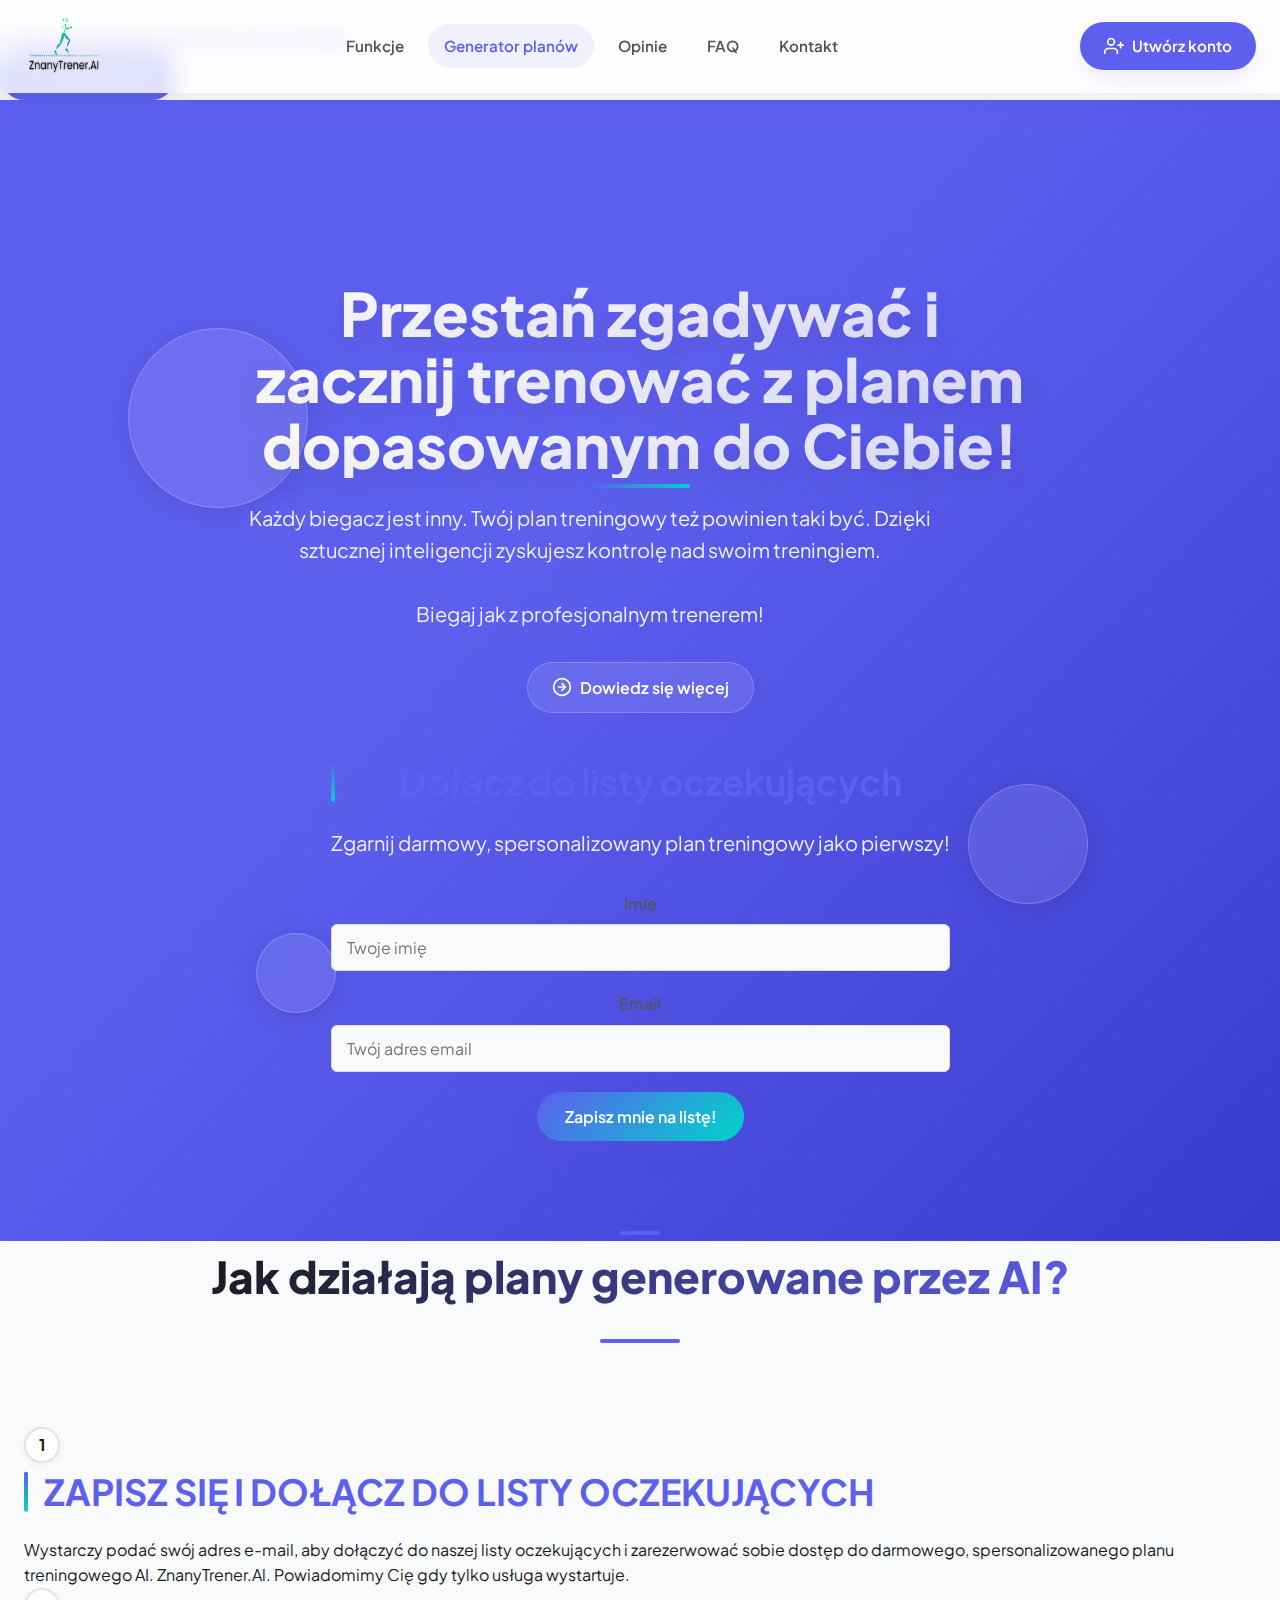
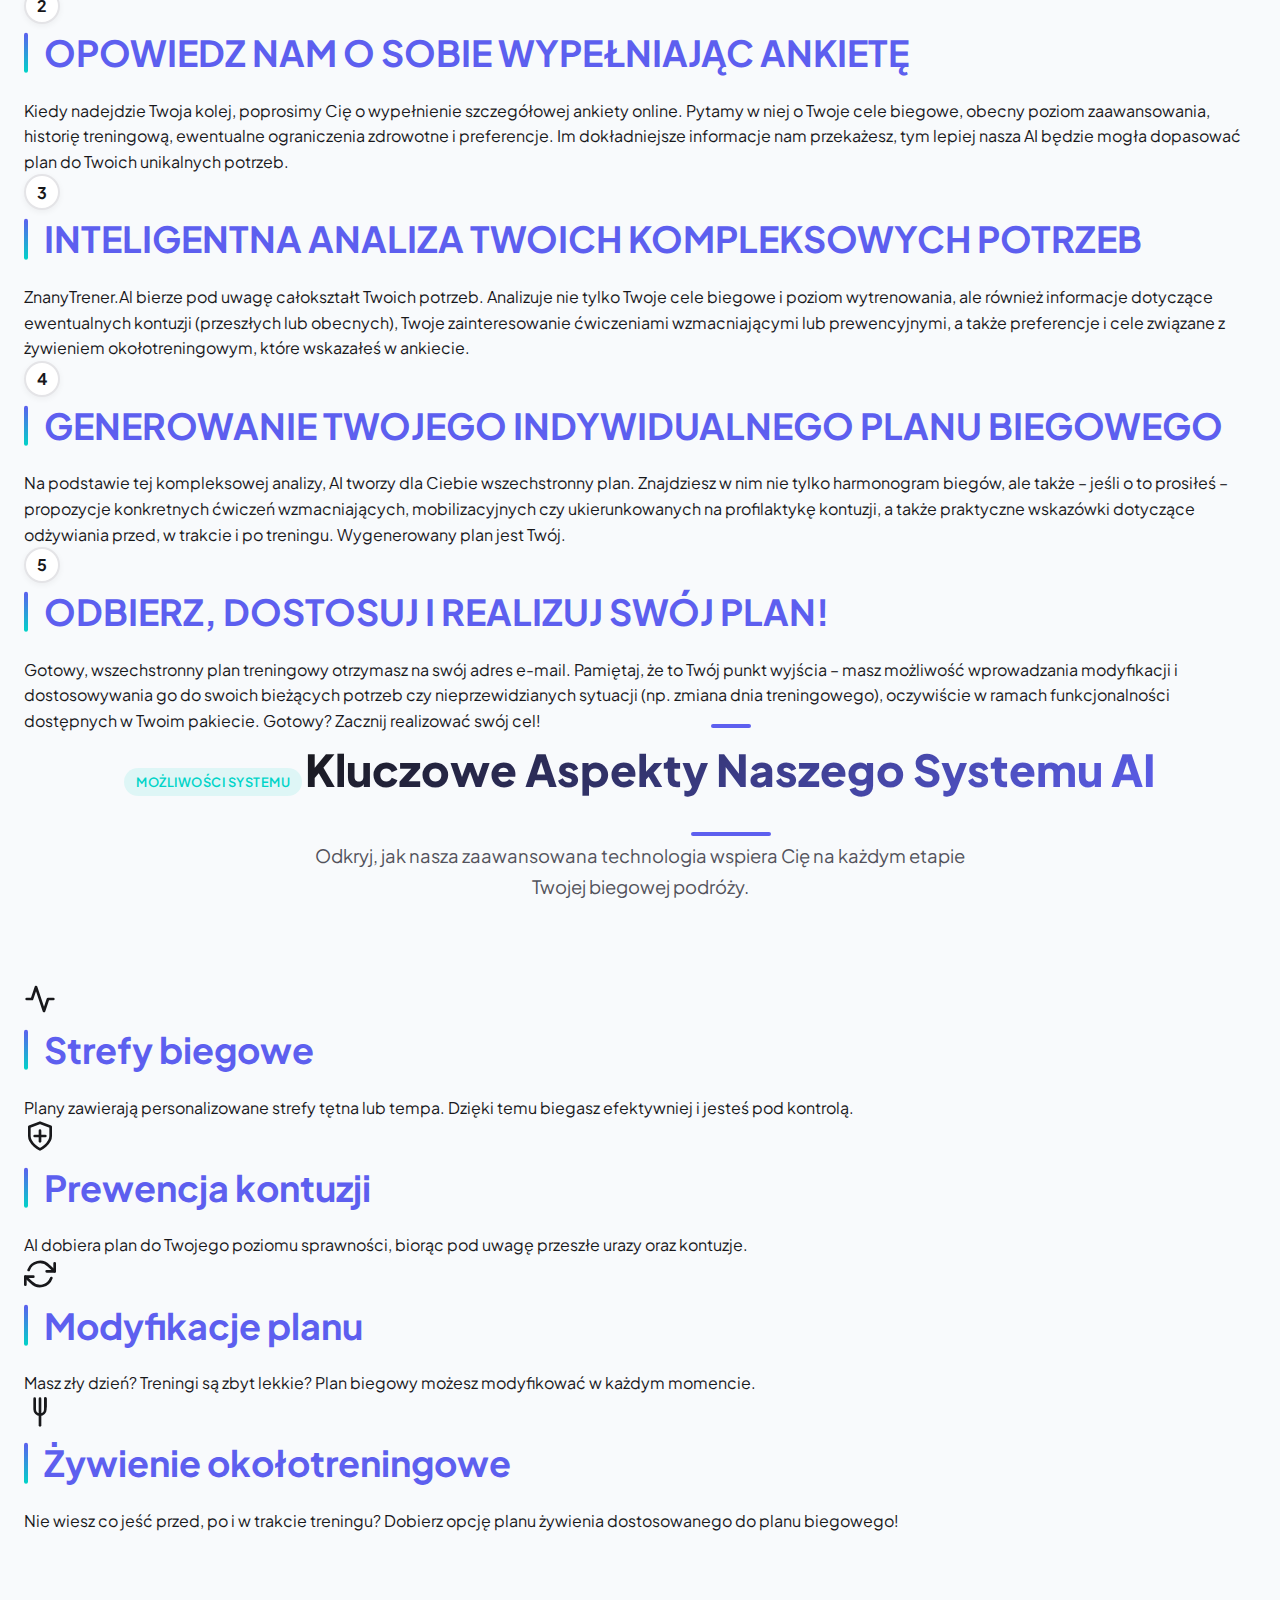
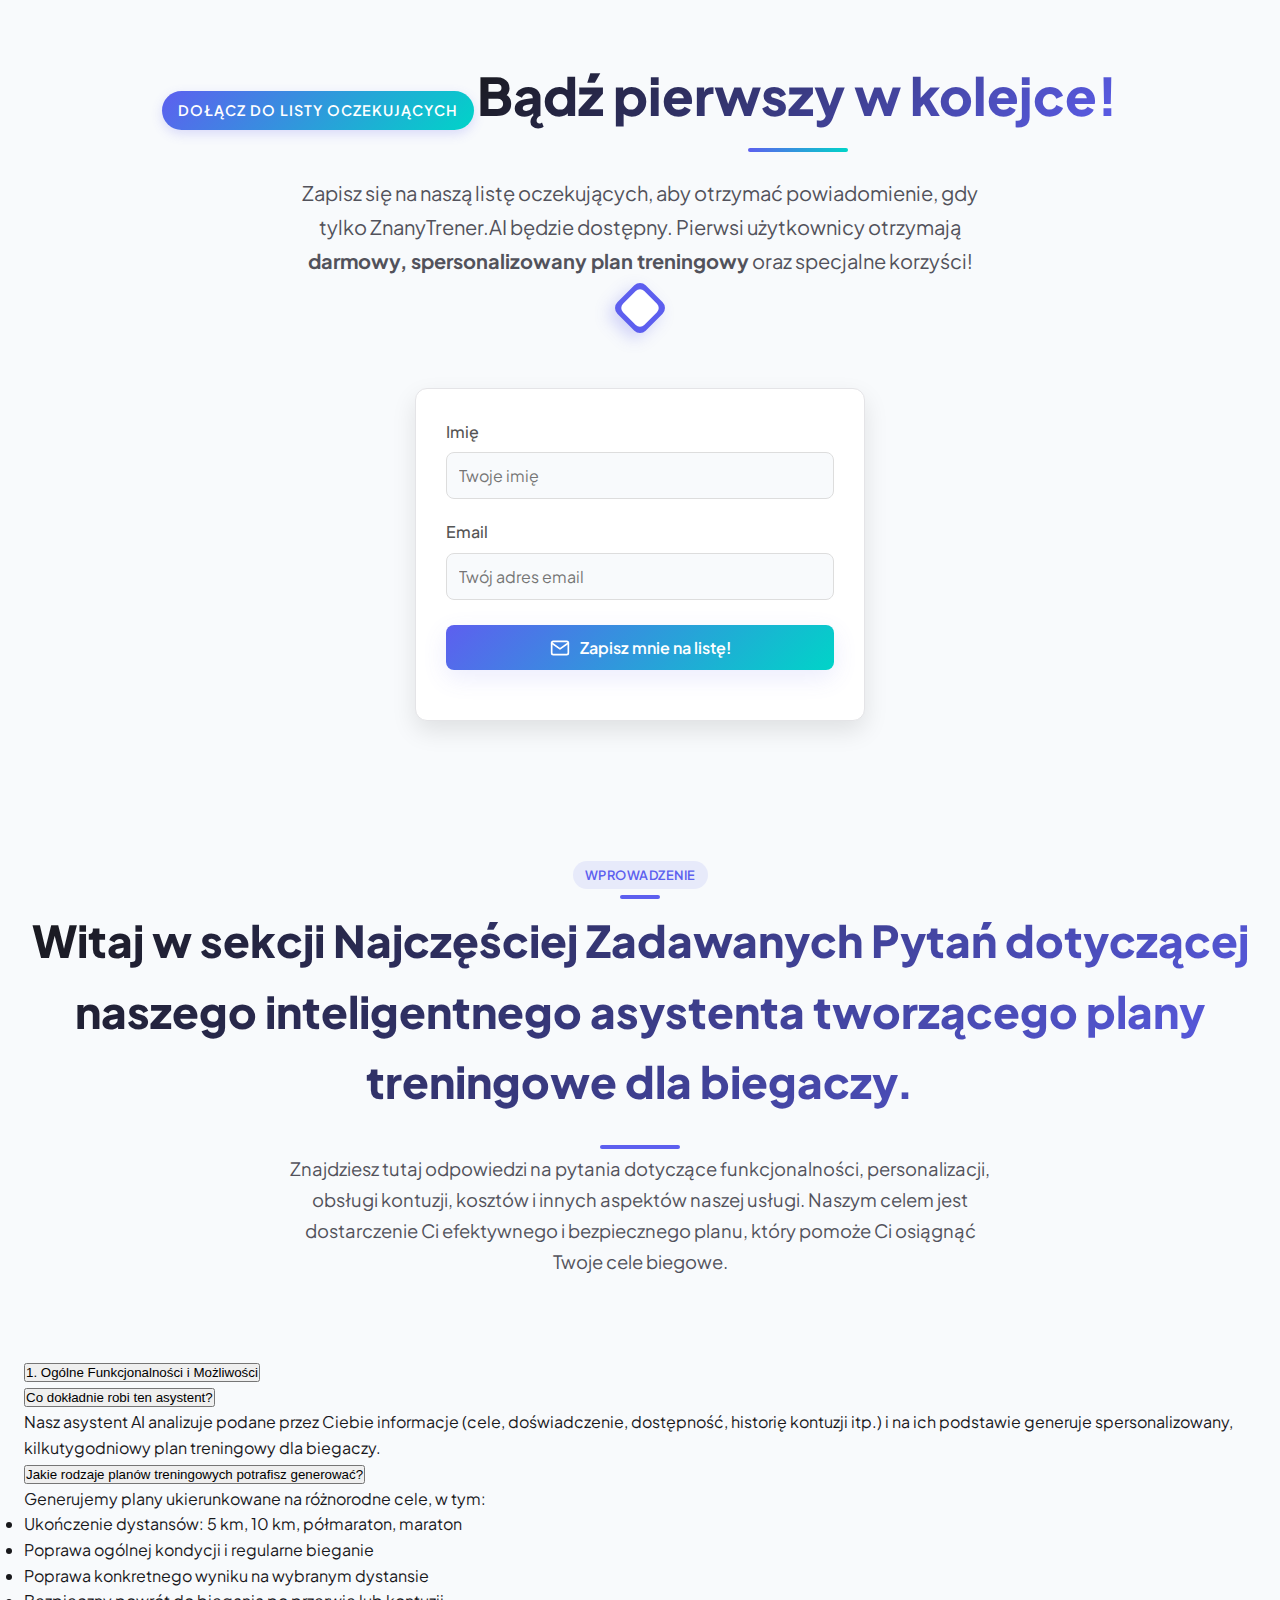
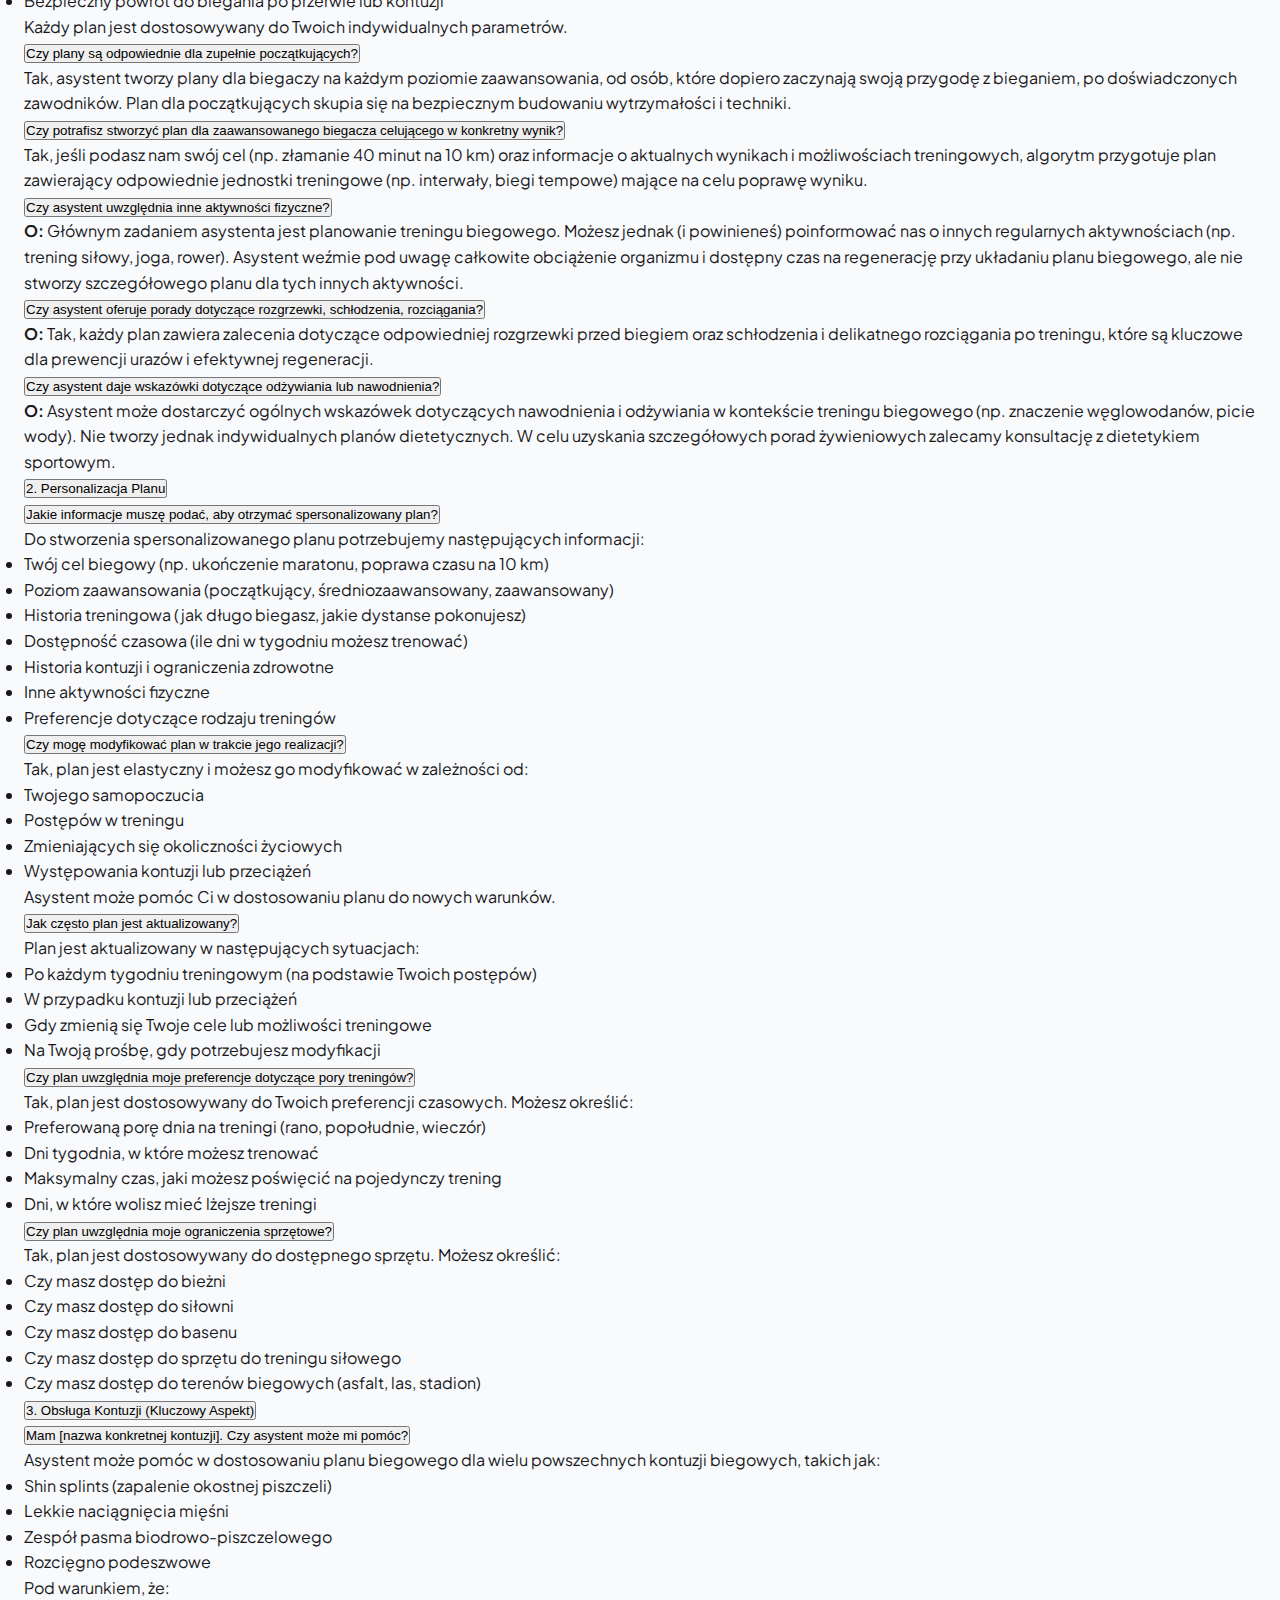
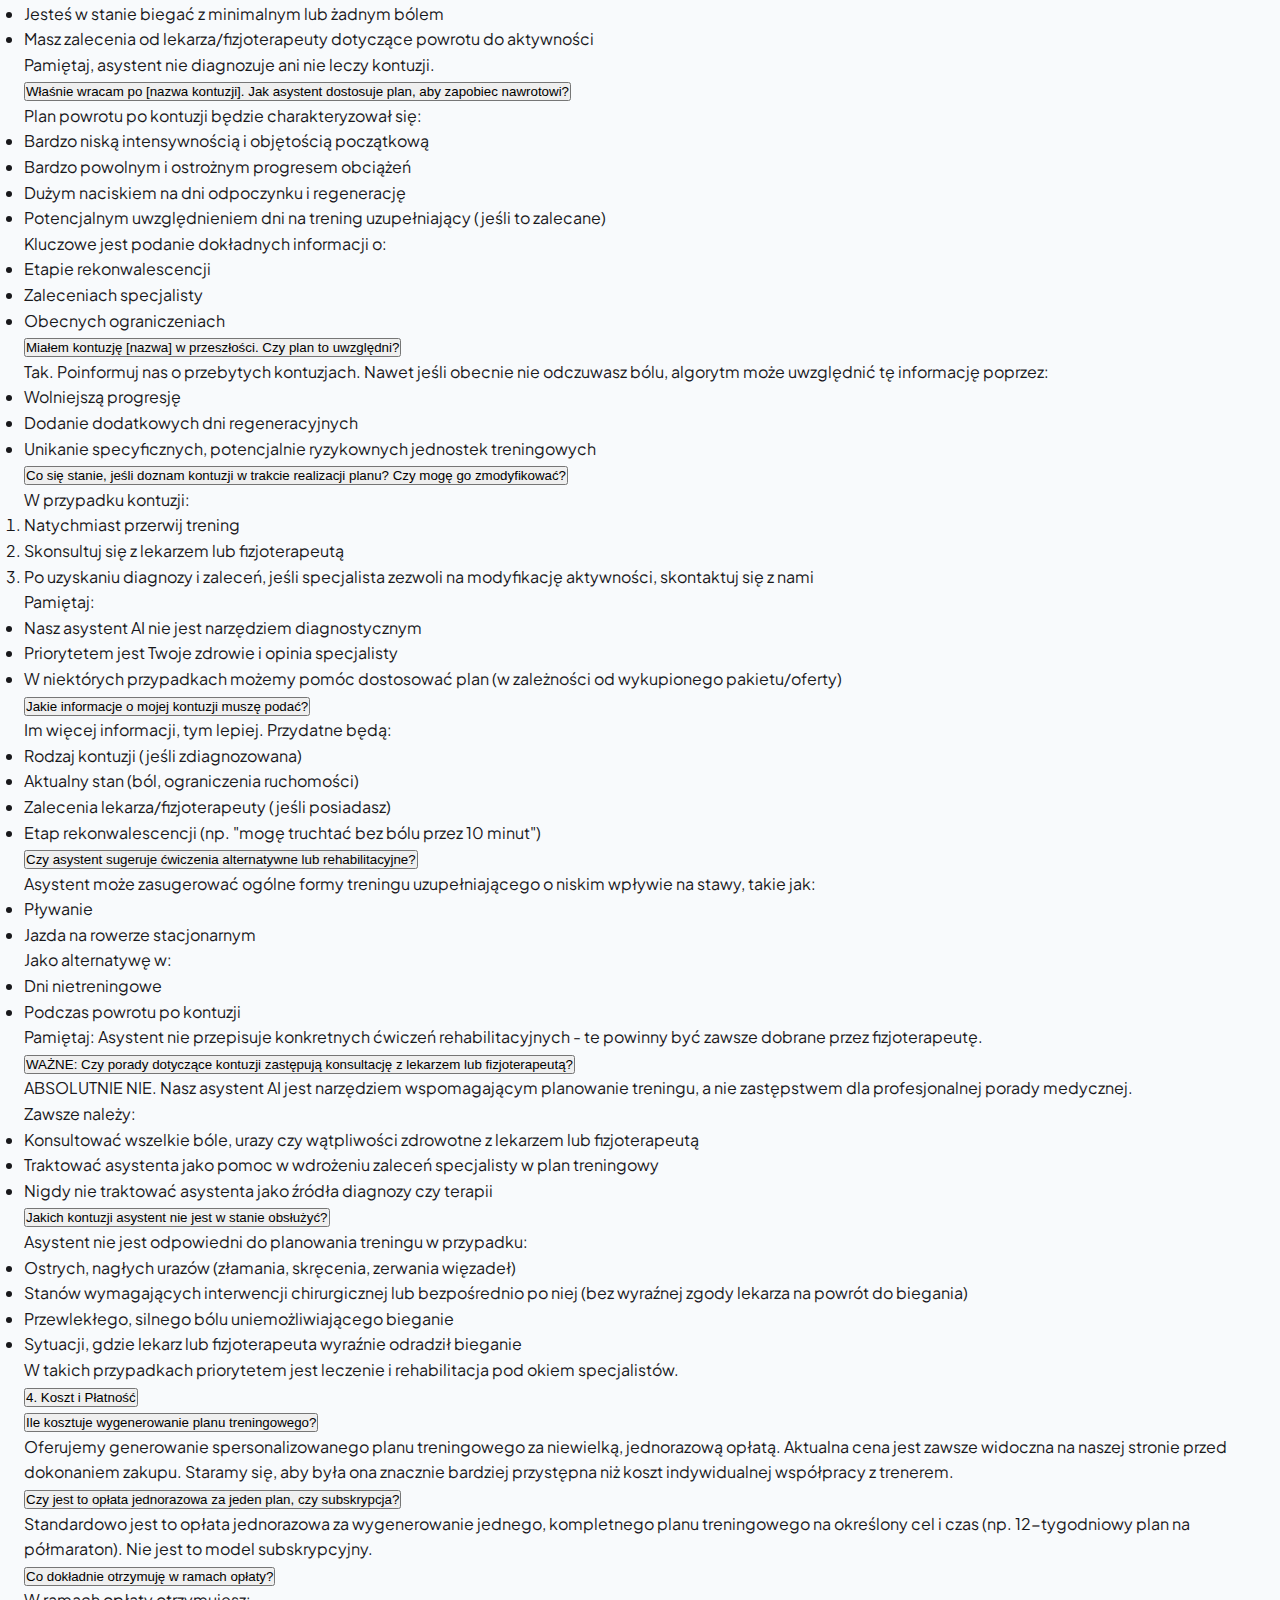
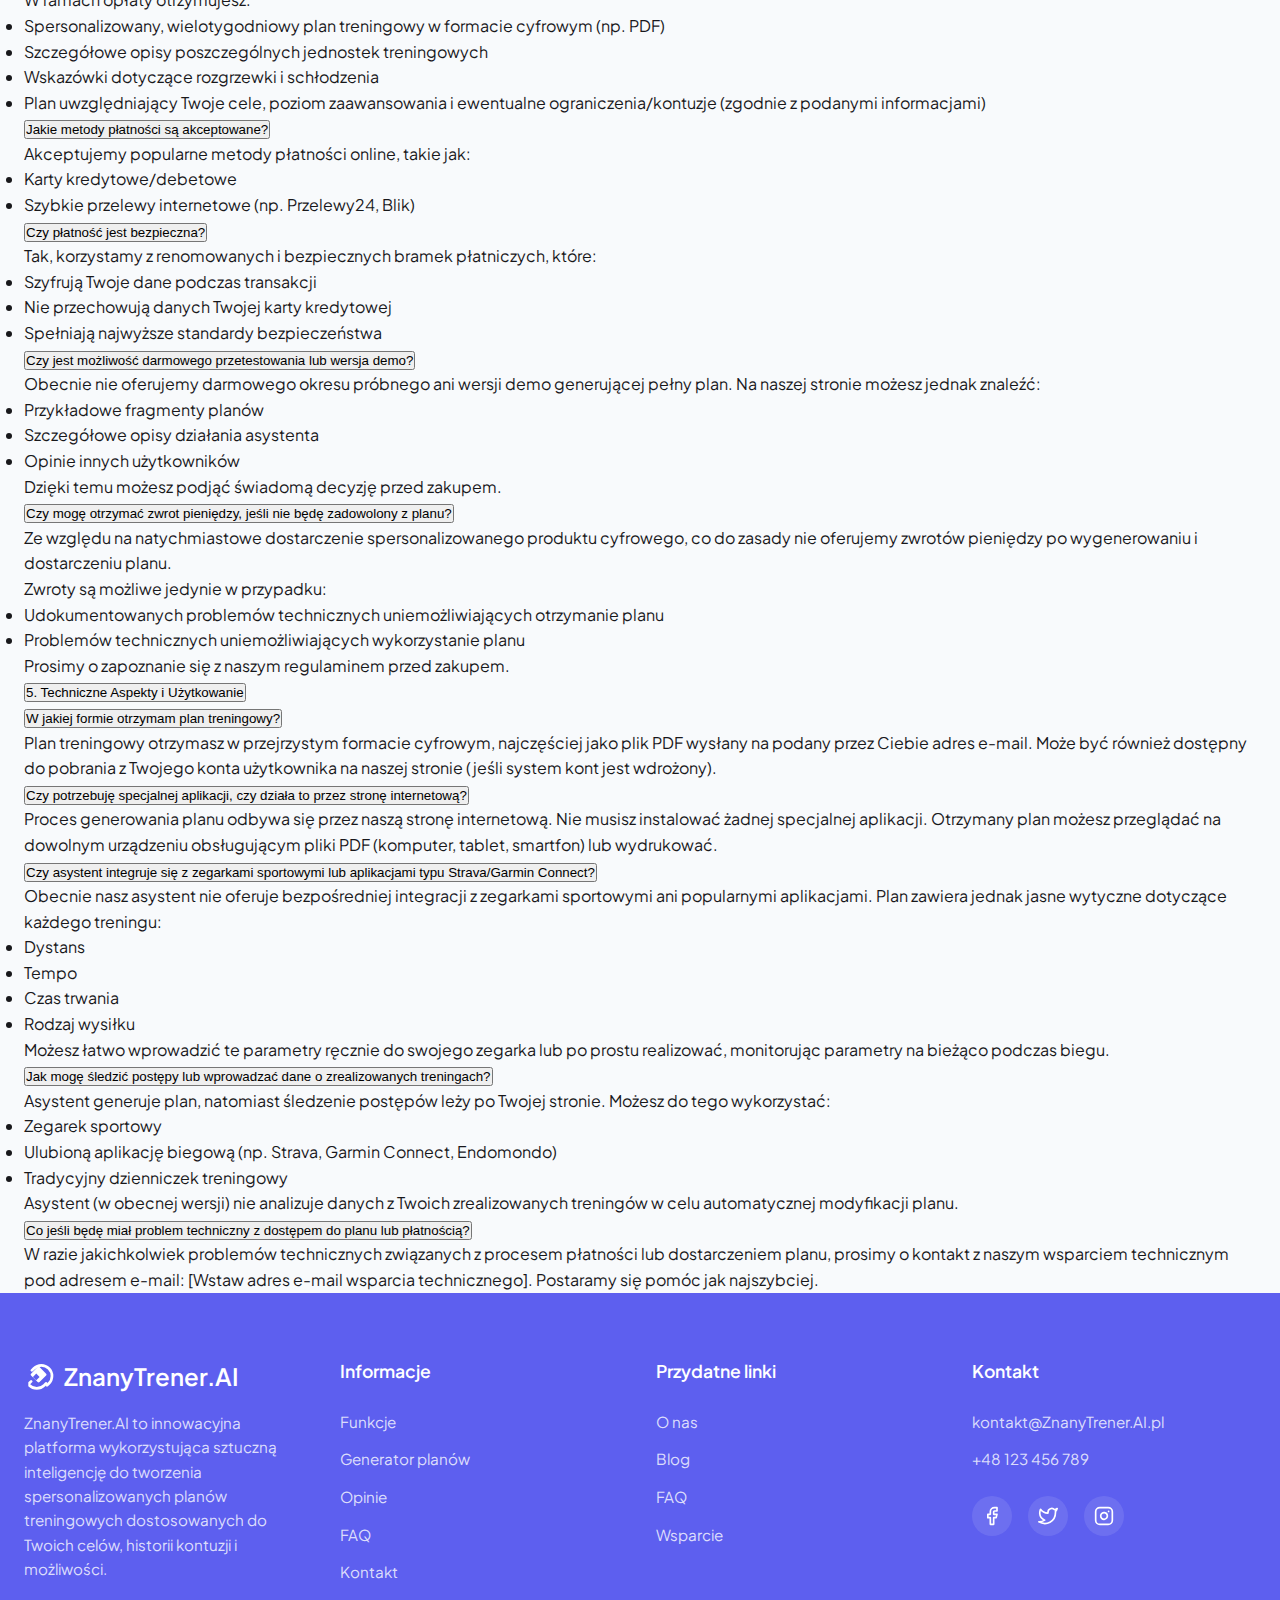
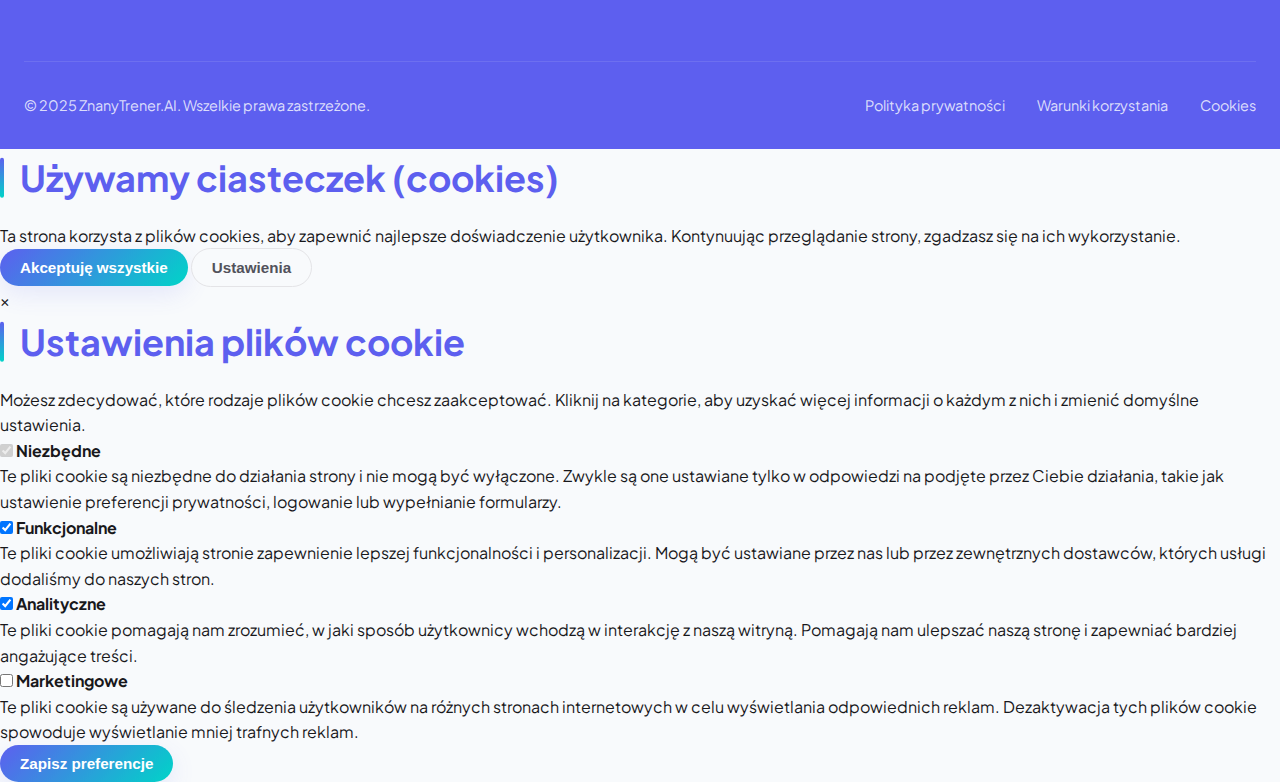
<file: index.html>
<!DOCTYPE html>
<html lang="pl">
<head>
    <meta charset="UTF-8">
    <meta name="viewport" content="width=device-width, initial-scale=1.0, maximum-scale=1.0, user-scalable=no">
    <title>ZnanyTrener.AI - Adaptacyjny Generator Planów Treningowych</title>
    <link rel="preconnect" href="https://fonts.googleapis.com">
    <link rel="preconnect" href="https://fonts.gstatic.com" crossorigin>
    <link href="https://fonts.googleapis.com/css2?family=Plus+Jakarta+Sans:wght@300;400;500;600;700;800&display=swap" rel="stylesheet">
    <link rel="stylesheet" href="styles.css">
    <link href="https://fonts.googleapis.com/css2?family=Inter:wght@400;500;600;700&display=swap" rel="stylesheet">
</head>
<body>
    <header>
        <div class="container header-container">
            <a href="/" class="logo">
                <img src="logo.png" alt="ZnanyTrener.AI Logo" style="height: 60px; width: 80px;"> 
            </a>
            <nav class="nav-links">
                <a href="#features" class="nav-link">Funkcje</a>
                <a href="#generator" class="nav-link active">Generator planów</a>
                <a href="#testimonials" class="nav-link">Opinie</a>
                <a href="#faq" class="nav-link">FAQ</a>
                <a href="#contact" class="nav-link">Kontakt</a>
            </nav>
            <button class="mobile-menu-toggle">
                <svg xmlns="http://www.w3.org/2000/svg" viewBox="0 0 24 24" fill="none" stroke="currentColor" stroke-width="2" stroke-linecap="round" stroke-linejoin="round">
                    <line x1="3" y1="12" x2="21" y2="12"></line>
                    <line x1="3" y1="6" x2="21" y2="6"></line>
                    <line x1="3" y1="18" x2="21" y2="18"></line>
                </svg>
            </button>
            <a href="#register" class="cta-button">
                <svg xmlns="http://www.w3.org/2000/svg" width="20" height="20" viewBox="0 0 24 24" fill="none" stroke="currentColor" stroke-width="2" stroke-linecap="round" stroke-linejoin="round">
                    <path d="M16 21v-2a4 4 0 0 0-4-4H5a4 4 0 0 0-4 4v2"></path>
                    <circle cx="8.5" cy="7" r="4"></circle>
                    <line x1="20" y1="8" x2="20" y2="14"></line>
                    <line x1="23" y1="11" x2="17" y2="11"></line>
                </svg>
                Utwórz konto
            </a>
        </div>
    </header>

    <!-- Mobilne menu hamburgerowe -->
    <div class="mobile-menu">
        <button class="mobile-menu-close">
            <svg xmlns="http://www.w3.org/2000/svg" viewBox="0 0 24 24" fill="none" stroke="currentColor" stroke-width="2" stroke-linecap="round" stroke-linejoin="round">
                <line x1="18" y1="6" x2="6" y2="18"></line>
                <line x1="6" y1="6" x2="18" y2="18"></line>
            </svg>
        </button>
        <div class="mobile-nav-links">
            <a href="#features" class="mobile-nav-link">Funkcje</a>
            <a href="#generator" class="mobile-nav-link active">Generator planów</a>
            <a href="#testimonials" class="mobile-nav-link">Opinie</a>
            <a href="#faq" class="mobile-nav-link">FAQ</a>
            <a href="#contact" class="mobile-nav-link">Kontakt</a>
        </div>
        <a href="#register" class="cta-button mobile-cta-button">
            <svg xmlns="http://www.w3.org/2000/svg" width="20" height="20" viewBox="0 0 24 24" fill="none" stroke="currentColor" stroke-width="2" stroke-linecap="round" stroke-linejoin="round">
                <path d="M16 21v-2a4 4 0 0 0-4-4H5a4 4 0 0 0-4 4v2"></path>
                <circle cx="8.5" cy="7" r="4"></circle>
                <line x1="20" y1="8" x2="20" y2="14"></line>
                <line x1="23" y1="11" x2="17" y2="11"></line>
            </svg>
            Utwórz konto
        </a>
    </div>

    <section class="hero">
        <div class="hero-pattern"></div>
        <div class="hero-3d-elements">
            <div class="floating-element"></div>
            <div class="floating-element"></div>
            <div class="floating-element"></div>
        </div>
        <div class="container hero-container">
            <div class="hero-content">
                <h1>Przestań zgadywać i zacznij trenować z planem dopasowanym do Ciebie!</h1>
                <p>Każdy biegacz jest inny. Twój plan treningowy też powinien taki być. Dzięki sztucznej inteligencji zyskujesz kontrolę nad swoim treningiem.</p>
                <p>Biegaj jak z profesjonalnym trenerem!</p>
                
                <div class="hero-buttons">
                    <a href="#how-it-works-ai" class="secondary-button">
                        <svg xmlns="http://www.w3.org/2000/svg" width="20" height="20" viewBox="0 0 24 24" fill="none" stroke="currentColor" stroke-width="2" stroke-linecap="round" stroke-linejoin="round">
                            <circle cx="12" cy="12" r="10"></circle>
                            <polyline points="12 16 16 12 12 8"></polyline>
                            <line x1="8" y1="12" x2="16" y2="12"></line>
                        </svg>
                        Dowiedz się więcej
                    </a>
                </div>
            </div>
            
            <div class="hero-form">
                <div class="waitlist-accent"></div>
                <h3 class="waitlist-title">Dołącz do listy oczekujących</h3>
                <p class="waitlist-desc">Zgarnij darmowy, spersonalizowany plan treningowy jako pierwszy!</p>
                <form id="hero-waitlist-form">
                    <div class="form-group">
                        <label for="hero-waitlist-name">Imię</label>
                        <input type="text" id="hero-waitlist-name" name="waitlist-name" class="form-control" required placeholder="Twoje imię">
                    </div>
                    <div class="form-group">
                        <label for="hero-waitlist-email">Email</label>
                        <input type="email" id="hero-waitlist-email" name="waitlist-email" class="form-control" required placeholder="Twój adres email">
                    </div>
                    <button type="submit" class="btn btn-primary btn-submit-waitlist">Zapisz mnie na listę!</button>
                </form>
                <div id="hero-waitlist-message"></div>
            </div>
        </div>
    </section>


    <section class="how-it-works-ai" id="how-it-works-ai">
        <div class="container">
            <div class="section-title">
                <h2>Jak działają plany generowane przez AI?</h2>
            </div>
            <div class="steps-container">
                <div class="step-item">
                    <div class="step-number">1</div>
                    <div class="step-content">
                        <h3>ZAPISZ SIĘ I DOŁĄCZ DO LISTY OCZEKUJĄCYCH</h3>
                        <p>Wystarczy podać swój adres e-mail, aby dołączyć do naszej listy oczekujących i zarezerwować sobie dostęp do darmowego, spersonalizowanego planu treningowego AI. ZnanyTrener.Al. Powiadomimy Cię gdy tylko usługa wystartuje.</p>
                    </div>
                </div>
                <div class="step-item">
                    <div class="step-number">2</div>
                    <div class="step-content">
                        <h3>OPOWIEDZ NAM O SOBIE WYPEŁNIAJĄC ANKIETĘ</h3>
                        <p>Kiedy nadejdzie Twoja kolej, poprosimy Cię o wypełnienie szczegółowej ankiety online. Pytamy w niej o Twoje cele biegowe, obecny poziom zaawansowania, historię treningową, ewentualne ograniczenia zdrowotne i preferencje. Im dokładniejsze informacje nam przekażesz, tym lepiej nasza AI będzie mogła dopasować plan do Twoich unikalnych potrzeb.</p>
                    </div>
                </div>
                <div class="step-item">
                    <div class="step-number">3</div>
                    <div class="step-content">
                        <h3>INTELIGENTNA ANALIZA TWOICH KOMPLEKSOWYCH POTRZEB</h3>
                        <p>ZnanyTrener.Al bierze pod uwagę całokształt Twoich potrzeb. Analizuje nie tylko Twoje cele biegowe i poziom wytrenowania, ale również informacje dotyczące ewentualnych kontuzji (przeszłych lub obecnych), Twoje zainteresowanie ćwiczeniami wzmacniającymi lub prewencyjnymi, a także preferencje i cele związane z żywieniem okołotreningowym, które wskazałeś w ankiecie.</p>
                    </div>
                </div>
                <div class="step-item">
                    <div class="step-number">4</div>
                    <div class="step-content">
                        <h3>GENEROWANIE TWOJEGO INDYWIDUALNEGO PLANU BIEGOWEGO</h3>
                        <p>Na podstawie tej kompleksowej analizy, AI tworzy dla Ciebie wszechstronny plan. Znajdziesz w nim nie tylko harmonogram biegów, ale także – jeśli o to prosiłeś – propozycje konkretnych ćwiczeń wzmacniających, mobilizacyjnych czy ukierunkowanych na profilaktykę kontuzji, a także praktyczne wskazówki dotyczące odżywiania przed, w trakcie i po treningu. Wygenerowany plan jest Twój.</p>
                    </div>
                </div>
                <div class="step-item">
                    <div class="step-number">5</div>
                    <div class="step-content">
                        <h3>ODBIERZ, DOSTOSUJ I REALIZUJ SWÓJ PLAN!</h3>
                        <p>Gotowy, wszechstronny plan treningowy otrzymasz na swój adres e-mail. Pamiętaj, że to Twój punkt wyjścia – masz możliwość wprowadzania modyfikacji i dostosowywania go do swoich bieżących potrzeb czy nieprzewidzianych sytuacji (np. zmiana dnia treningowego), oczywiście w ramach funkcjonalności dostępnych w Twoim pakiecie. Gotowy? Zacznij realizować swój cel!</p>
                    </div>
                </div>
            </div>
        </div>
    </section>

    <section class="ai-capabilities-section" id="ai-capabilities">
        <div class="container">
            <div class="section-title">
                <span class="badge badge-accent mb-4">Możliwości Systemu</span>
                <h2>Kluczowe Aspekty Naszego Systemu AI</h2>
                <p>Odkryj, jak nasza zaawansowana technologia wspiera Cię na każdym etapie Twojej biegowej podróży.</p>
            </div>
            <div class="ai-capabilities-grid">
                <div class="ai-capability-card">
                    <div class="ai-capability-icon">
                        <svg xmlns="http://www.w3.org/2000/svg" width="32" height="32" viewBox="0 0 24 24" fill="none" stroke="currentColor" stroke-width="2" stroke-linecap="round" stroke-linejoin="round"><polyline points="22,12 18,12 15,21 9,3 6,12 2,12"></polyline></svg>
                    </div>
                    <h3>Strefy biegowe</h3>
                    <p>Plany zawierają personalizowane strefy tętna lub tempa. Dzięki temu biegasz efektywniej i jesteś pod kontrolą.</p>
                </div>
                <div class="ai-capability-card">
                    <div class="ai-capability-icon">
                        <svg xmlns="http://www.w3.org/2000/svg" width="32" height="32" viewBox="0 0 24 24" fill="none" stroke="currentColor" stroke-width="2" stroke-linecap="round" stroke-linejoin="round"><path d="M12 22s8-4 8-10V5l-8-3-8 3v7c0 6 8 10 8 10z"></path><line x1="12" y1="8" x2="12" y2="16"></line><line x1="8" y1="12" x2="16" y2="12"></line></svg>
                    </div>
                    <h3>Prewencja kontuzji</h3>
                    <p>AI dobiera plan do Twojego poziomu sprawności, biorąc pod uwagę przeszłe urazy oraz kontuzje.</p>
                </div>
                <div class="ai-capability-card">
                    <div class="ai-capability-icon">
                        <svg xmlns="http://www.w3.org/2000/svg" width="32" height="32" viewBox="0 0 24 24" fill="none" stroke="currentColor" stroke-width="2" stroke-linecap="round" stroke-linejoin="round"><polyline points="23 4 23 10 17 10"></polyline><polyline points="1 20 1 14 7 14"></polyline><path d="M3.51 9a9 9 0 0 1 14.85-3.36L23 10M1 14l4.64 4.36A9 9 0 0 0 20.49 15"></path></svg>
                    </div>
                    <h3>Modyfikacje planu</h3>
                    <p>Masz zły dzień? Treningi są zbyt lekkie? Plan biegowy możesz modyfikować w każdym momencie.</p>
                </div>
                <div class="ai-capability-card">
                    <div class="ai-capability-icon">
                        <svg xmlns="http://www.w3.org/2000/svg" width="32" height="32" viewBox="0 0 24 24" fill="none" stroke="currentColor" stroke-width="2" stroke-linecap="round" stroke-linejoin="round"><polyline points="16 2 16 8"></polyline><path d="M12 2v20"></path><path d="M8 2v8c0 2.21 1.79 4 4 4s4-1.79 4-4V2"></path></svg>
                    </div>
                    <h3>Żywienie okołotreningowe</h3>
                    <p>Nie wiesz co jeść przed, po i w trakcie treningu? Dobierz opcję planu żywienia dostosowanego do planu biegowego!</p>
                </div>
            </div>
        </div>
    </section>

    

    <section class="form-section" id="generator">
        <div class="container">
            <div class="section-title">
                <span class="badge badge-primary mb-4">Dołącz do Listy Oczekujących</span>
                <h2>Bądź pierwszy w kolejce!</h2>
                <p>Zapisz się na naszą listę oczekujących, aby otrzymać powiadomienie, gdy tylko ZnanyTrener.AI będzie dostępny. Pierwsi użytkownicy otrzymają <strong>darmowy, spersonalizowany plan treningowy</strong> oraz specjalne korzyści!</p>
            </div>
            
            <div class="form-container waitlist-form-container" style="max-width: 450px; margin: 20px auto; padding: 30px; box-shadow: 0 10px 25px rgba(0,0,0,0.1); border-radius: 12px;">
                <form id="section-waitlist-form">
                    <div class="form-group" style="margin-bottom: 20px;">
                        <label for="section-waitlist-name" style="display: block; margin-bottom: 8px; font-weight: 500;">Imię</label>
                        <input type="text" id="section-waitlist-name" name="waitlist-name" class="form-control" required placeholder="Twoje imię" style="width: 100%; padding: 12px; border-radius: 8px; border: 1px solid #ddd;">
                    </div>
                
                    <div class="form-group" style="margin-bottom: 25px;">
                        <label for="section-waitlist-email" style="display: block; margin-bottom: 8px; font-weight: 500;">Email</label>
                        <input type="email" id="section-waitlist-email" name="waitlist-email" class="form-control" required placeholder="Twój adres email" style="width: 100%; padding: 12px; border-radius: 8px; border: 1px solid #ddd;">
                    </div>
                        
                    <div class="form-group">
                        <button type="submit" class="btn btn-primary btn-submit-waitlist" style="width: 100%; padding: 12px 20px; font-size: 16px; font-weight: 600; border-radius: 8px; display: flex; align-items: center; justify-content: center; gap: 10px;">
                            <svg xmlns="http://www.w3.org/2000/svg" width="20" height="20" viewBox="0 0 24 24" fill="none" stroke="currentColor" stroke-width="2" stroke-linecap="round" stroke-linejoin="round">
                                <path d="M4 4h16c1.1 0 2 .9 2 2v12c0 1.1-.9 2-2 2H4c-1.1 0-2-.9-2-2V6c0-1.1.9-2 2-2z"></path>
                                <polyline points="22,6 12,13 2,6"></polyline>
                            </svg>
                            Zapisz mnie na listę!
                        </button>
                    </div>
                </form>
                <div id="section-waitlist-message" style="display: none; margin-top: 20px; padding: 15px; border-radius: 8px; text-align: center;"></div>
            </div>
        </div>
    </section>

    <section class="faq" id="faq">
        <div class="container">
            <div class="section-title">
                <span class="badge badge-primary mb-4">Wprowadzenie</span>
                <h2>Witaj w sekcji Najczęściej Zadawanych Pytań dotyczącej naszego inteligentnego asystenta tworzącego plany treningowe dla biegaczy.</h2>
                <p>Znajdziesz tutaj odpowiedzi na pytania dotyczące funkcjonalności, personalizacji, obsługi kontuzji, kosztów i innych aspektów naszej usługi. Naszym celem jest dostarczenie Ci efektywnego i bezpiecznego planu, który pomoże Ci osiągnąć Twoje cele biegowe.</p>
            </div>
            <div class="faq-content">
                <div class="accordion">
                    <div class="accordion-item">
                        <button class="accordion-button">1. Ogólne Funkcjonalności i Możliwości</button>
                        <div class="accordion-content">
                            <div class="accordion">
                                <div class="accordion-item">
                                    <button class="accordion-button">Co dokładnie robi ten asystent?</button>
                                    <div class="accordion-content">
                                        <p>Nasz asystent AI analizuje podane przez Ciebie informacje (cele, doświadczenie, dostępność, historię kontuzji itp.) i na ich podstawie generuje spersonalizowany, kilkutygodniowy plan treningowy dla biegaczy.</p>
                                    </div>
                                </div>
                                <div class="accordion-item">
                                    <button class="accordion-button">Jakie rodzaje planów treningowych potrafisz generować?</button>
                                    <div class="accordion-content">
                                        <p>Generujemy plany ukierunkowane na różnorodne cele, w tym:</p>
                                        <ul>
                                            <li>Ukończenie dystansów: 5 km, 10 km, półmaraton, maraton</li>
                                            <li>Poprawa ogólnej kondycji i regularne bieganie</li>
                                            <li>Poprawa konkretnego wyniku na wybranym dystansie</li>
                                            <li>Bezpieczny powrót do biegania po przerwie lub kontuzji</li>
                                        </ul>
                                        <p>Każdy plan jest dostosowywany do Twoich indywidualnych parametrów.</p>
                                    </div>
                                </div>
                                <div class="accordion-item">
                                    <button class="accordion-button">Czy plany są odpowiednie dla zupełnie początkujących?</button>
                                    <div class="accordion-content">
                                        <p>Tak, asystent tworzy plany dla biegaczy na każdym poziomie zaawansowania, od osób, które dopiero zaczynają swoją przygodę z bieganiem, po doświadczonych zawodników. Plan dla początkujących skupia się na bezpiecznym budowaniu wytrzymałości i techniki.</p>
                                    </div>
                                </div>
                                <div class="accordion-item">
                                    <button class="accordion-button">Czy potrafisz stworzyć plan dla zaawansowanego biegacza celującego w konkretny wynik?</button>
                                    <div class="accordion-content">
                                        <p>Tak, jeśli podasz nam swój cel (np. złamanie 40 minut na 10 km) oraz informacje o aktualnych wynikach i możliwościach treningowych, algorytm przygotuje plan zawierający odpowiednie jednostki treningowe (np. interwały, biegi tempowe) mające na celu poprawę wyniku.</p>
                                    </div>
                                </div>
                                <div class="accordion-item">
                                    <button class="accordion-button">Czy asystent uwzględnia inne aktywności fizyczne?</button>
                                    <div class="accordion-content">
                                        <p><strong>O:</strong> Głównym zadaniem asystenta jest planowanie treningu biegowego. Możesz jednak (i powinieneś) poinformować nas o innych regularnych aktywnościach (np. trening siłowy, joga, rower). Asystent weźmie pod uwagę całkowite obciążenie organizmu i dostępny czas na regenerację przy układaniu planu biegowego, ale nie stworzy szczegółowego planu dla tych innych aktywności.</p>
                                    </div>
                                </div>
                                <div class="accordion-item">
                                    <button class="accordion-button">Czy asystent oferuje porady dotyczące rozgrzewki, schłodzenia, rozciągania?</button>
                                    <div class="accordion-content">
                                        <p><strong>O:</strong> Tak, każdy plan zawiera zalecenia dotyczące odpowiedniej rozgrzewki przed biegiem oraz schłodzenia i delikatnego rozciągania po treningu, które są kluczowe dla prewencji urazów i efektywnej regeneracji.</p>
                                    </div>
                                </div>
                                <div class="accordion-item">
                                    <button class="accordion-button">Czy asystent daje wskazówki dotyczące odżywiania lub nawodnienia?</button>
                                    <div class="accordion-content">
                                        <p><strong>O:</strong> Asystent może dostarczyć ogólnych wskazówek dotyczących nawodnienia i odżywiania w kontekście treningu biegowego (np. znaczenie węglowodanów, picie wody). Nie tworzy jednak indywidualnych planów dietetycznych. W celu uzyskania szczegółowych porad żywieniowych zalecamy konsultację z dietetykiem sportowym.</p>
                                    </div>
                                </div>
                            </div>
                        </div>
                    </div>
                    <div class="accordion-item">
                        <button class="accordion-button">2. Personalizacja Planu</button>
                        <div class="accordion-content">
                            <div class="accordion">
                                <div class="accordion-item">
                                    <button class="accordion-button">Jakie informacje muszę podać, aby otrzymać spersonalizowany plan?</button>
                                    <div class="accordion-content">
                                        <p>Do stworzenia spersonalizowanego planu potrzebujemy następujących informacji:</p>
                                        <ul>
                                            <li>Twój cel biegowy (np. ukończenie maratonu, poprawa czasu na 10 km)</li>
                                            <li>Poziom zaawansowania (początkujący, średniozaawansowany, zaawansowany)</li>
                                            <li>Historia treningowa (jak długo biegasz, jakie dystanse pokonujesz)</li>
                                            <li>Dostępność czasowa (ile dni w tygodniu możesz trenować)</li>
                                            <li>Historia kontuzji i ograniczenia zdrowotne</li>
                                            <li>Inne aktywności fizyczne</li>
                                            <li>Preferencje dotyczące rodzaju treningów</li>
                                        </ul>
                                    </div>
                                </div>
                                <div class="accordion-item">
                                    <button class="accordion-button">Czy mogę modyfikować plan w trakcie jego realizacji?</button>
                                    <div class="accordion-content">
                                        <p>Tak, plan jest elastyczny i możesz go modyfikować w zależności od:</p>
                                        <ul>
                                            <li>Twojego samopoczucia</li>
                                            <li>Postępów w treningu</li>
                                            <li>Zmieniających się okoliczności życiowych</li>
                                            <li>Występowania kontuzji lub przeciążeń</li>
                                        </ul>
                                        <p>Asystent może pomóc Ci w dostosowaniu planu do nowych warunków.</p>
                                    </div>
                                </div>
                                <div class="accordion-item">
                                    <button class="accordion-button">Jak często plan jest aktualizowany?</button>
                                    <div class="accordion-content">
                                        <p>Plan jest aktualizowany w następujących sytuacjach:</p>
                                        <ul>
                                            <li>Po każdym tygodniu treningowym (na podstawie Twoich postępów)</li>
                                            <li>W przypadku kontuzji lub przeciążeń</li>
                                            <li>Gdy zmienią się Twoje cele lub możliwości treningowe</li>
                                            <li>Na Twoją prośbę, gdy potrzebujesz modyfikacji</li>
                                        </ul>
                                    </div>
                                </div>
                                <div class="accordion-item">
                                    <button class="accordion-button">Czy plan uwzględnia moje preferencje dotyczące pory treningów?</button>
                                    <div class="accordion-content">
                                        <p>Tak, plan jest dostosowywany do Twoich preferencji czasowych. Możesz określić:</p>
                                        <ul>
                                            <li>Preferowaną porę dnia na treningi (rano, popołudnie, wieczór)</li>
                                            <li>Dni tygodnia, w które możesz trenować</li>
                                            <li>Maksymalny czas, jaki możesz poświęcić na pojedynczy trening</li>
                                            <li>Dni, w które wolisz mieć lżejsze treningi</li>
                                        </ul>
                                    </div>
                                </div>
                                <div class="accordion-item">
                                    <button class="accordion-button">Czy plan uwzględnia moje ograniczenia sprzętowe?</button>
                                    <div class="accordion-content">
                                        <p>Tak, plan jest dostosowywany do dostępnego sprzętu. Możesz określić:</p>
                                        <ul>
                                            <li>Czy masz dostęp do bieżni</li>
                                            <li>Czy masz dostęp do siłowni</li>
                                            <li>Czy masz dostęp do basenu</li>
                                            <li>Czy masz dostęp do sprzętu do treningu siłowego</li>
                                            <li>Czy masz dostęp do terenów biegowych (asfalt, las, stadion)</li>
                                        </ul>
                                    </div>
                                </div>
                            </div>
                        </div>
                    </div>
                    <div class="accordion-item">
                        <button class="accordion-button">3. Obsługa Kontuzji (Kluczowy Aspekt)</button>
                        <div class="accordion-content">
                            <div class="accordion">
                                <div class="accordion-item">
                                    <button class="accordion-button">Mam [nazwa konkretnej kontuzji]. Czy asystent może mi pomóc?</button>
                                    <div class="accordion-content">
                                        <p>Asystent może pomóc w dostosowaniu planu biegowego dla wielu powszechnych kontuzji biegowych, takich jak:</p>
                                        <ul>
                                            <li>Shin splints (zapalenie okostnej piszczeli)</li>
                                            <li>Lekkie naciągnięcia mięśni</li>
                                            <li>Zespół pasma biodrowo-piszczelowego</li>
                                            <li>Rozcięgno podeszwowe</li>
                                        </ul>
                                        <p>Pod warunkiem, że:</p>
                                        <ul>
                                            <li>Jesteś w stanie biegać z minimalnym lub żadnym bólem</li>
                                            <li>Masz zalecenia od lekarza/fizjoterapeuty dotyczące powrotu do aktywności</li>
                                        </ul>
                                        <p>Pamiętaj, asystent nie diagnozuje ani nie leczy kontuzji.</p>
                                    </div>
                                </div>
                                <div class="accordion-item">
                                    <button class="accordion-button">Właśnie wracam po [nazwa kontuzji]. Jak asystent dostosuje plan, aby zapobiec nawrotowi?</button>
                                    <div class="accordion-content">
                                        <p>Plan powrotu po kontuzji będzie charakteryzował się:</p>
                                        <ul>
                                            <li>Bardzo niską intensywnością i objętością początkową</li>
                                            <li>Bardzo powolnym i ostrożnym progresem obciążeń</li>
                                            <li>Dużym naciskiem na dni odpoczynku i regenerację</li>
                                            <li>Potencjalnym uwzględnieniem dni na trening uzupełniający (jeśli to zalecane)</li>
                                        </ul>
                                        <p>Kluczowe jest podanie dokładnych informacji o:</p>
                                        <ul>
                                            <li>Etapie rekonwalescencji</li>
                                            <li>Zaleceniach specjalisty</li>
                                            <li>Obecnych ograniczeniach</li>
                                        </ul>
                                    </div>
                                </div>
                                <div class="accordion-item">
                                    <button class="accordion-button">Miałem kontuzję [nazwa] w przeszłości. Czy plan to uwzględni?</button>
                                    <div class="accordion-content">
                                        <p>Tak. Poinformuj nas o przebytych kontuzjach. Nawet jeśli obecnie nie odczuwasz bólu, algorytm może uwzględnić tę informację poprzez:</p>
                                        <ul>
                                            <li>Wolniejszą progresję</li>
                                            <li>Dodanie dodatkowych dni regeneracyjnych</li>
                                            <li>Unikanie specyficznych, potencjalnie ryzykownych jednostek treningowych</li>
                                        </ul>
                                    </div>
                                </div>
                                <div class="accordion-item">
                                    <button class="accordion-button">Co się stanie, jeśli doznam kontuzji w trakcie realizacji planu? Czy mogę go zmodyfikować?</button>
                                    <div class="accordion-content">
                                        <p>W przypadku kontuzji:</p>
                                        <ol>
                                            <li>Natychmiast przerwij trening</li>
                                            <li>Skonsultuj się z lekarzem lub fizjoterapeutą</li>
                                            <li>Po uzyskaniu diagnozy i zaleceń, jeśli specjalista zezwoli na modyfikację aktywności, skontaktuj się z nami</li>
                                        </ol>
                                        <p>Pamiętaj:</p>
                                        <ul>
                                            <li>Nasz asystent AI nie jest narzędziem diagnostycznym</li>
                                            <li>Priorytetem jest Twoje zdrowie i opinia specjalisty</li>
                                            <li>W niektórych przypadkach możemy pomóc dostosować plan (w zależności od wykupionego pakietu/oferty)</li>
                                        </ul>
                                    </div>
                                </div>
                                <div class="accordion-item">
                                    <button class="accordion-button">Jakie informacje o mojej kontuzji muszę podać?</button>
                                    <div class="accordion-content">
                                        <p>Im więcej informacji, tym lepiej. Przydatne będą:</p>
                                        <ul>
                                            <li>Rodzaj kontuzji (jeśli zdiagnozowana)</li>
                                            <li>Aktualny stan (ból, ograniczenia ruchomości)</li>
                                            <li>Zalecenia lekarza/fizjoterapeuty (jeśli posiadasz)</li>
                                            <li>Etap rekonwalescencji (np. "mogę truchtać bez bólu przez 10 minut")</li>
                                        </ul>
                                    </div>
                                </div>
                                <div class="accordion-item">
                                    <button class="accordion-button">Czy asystent sugeruje ćwiczenia alternatywne lub rehabilitacyjne?</button>
                                    <div class="accordion-content">
                                        <p>Asystent może zasugerować ogólne formy treningu uzupełniającego o niskim wpływie na stawy, takie jak:</p>
                                        <ul>
                                            <li>Pływanie</li>
                                            <li>Jazda na rowerze stacjonarnym</li>
                                        </ul>
                                        <p>Jako alternatywę w:</p>
                                        <ul>
                                            <li>Dni nietreningowe</li>
                                            <li>Podczas powrotu po kontuzji</li>
                                        </ul>
                                        <p>Pamiętaj: Asystent nie przepisuje konkretnych ćwiczeń rehabilitacyjnych - te powinny być zawsze dobrane przez fizjoterapeutę.</p>
                                    </div>
                                </div>
                                <div class="accordion-item">
                                    <button class="accordion-button">WAŻNE: Czy porady dotyczące kontuzji zastępują konsultację z lekarzem lub fizjoterapeutą?</button>
                                    <div class="accordion-content">
                                        <p>ABSOLUTNIE NIE. Nasz asystent AI jest narzędziem wspomagającym planowanie treningu, a nie zastępstwem dla profesjonalnej porady medycznej.</p>
                                        <p>Zawsze należy:</p>
                                        <ul>
                                            <li>Konsultować wszelkie bóle, urazy czy wątpliwości zdrowotne z lekarzem lub fizjoterapeutą</li>
                                            <li>Traktować asystenta jako pomoc w wdrożeniu zaleceń specjalisty w plan treningowy</li>
                                            <li>Nigdy nie traktować asystenta jako źródła diagnozy czy terapii</li>
                                        </ul>
                                    </div>
                                </div>
                                <div class="accordion-item">
                                    <button class="accordion-button">Jakich kontuzji asystent nie jest w stanie obsłużyć?</button>
                                    <div class="accordion-content">
                                        <p>Asystent nie jest odpowiedni do planowania treningu w przypadku:</p>
                                        <ul>
                                            <li>Ostrych, nagłych urazów (złamania, skręcenia, zerwania więzadeł)</li>
                                            <li>Stanów wymagających interwencji chirurgicznej lub bezpośrednio po niej (bez wyraźnej zgody lekarza na powrót do biegania)</li>
                                            <li>Przewlekłego, silnego bólu uniemożliwiającego bieganie</li>
                                            <li>Sytuacji, gdzie lekarz lub fizjoterapeuta wyraźnie odradził bieganie</li>
                                        </ul>
                                        <p>W takich przypadkach priorytetem jest leczenie i rehabilitacja pod okiem specjalistów.</p>
                                    </div>
                                </div>
                            </div>
                        </div>
                    </div>
                    <div class="accordion-item">
                        <button class="accordion-button">4. Koszt i Płatność</button>
                        <div class="accordion-content">
                            <div class="accordion">
                                <div class="accordion-item">
                                    <button class="accordion-button">Ile kosztuje wygenerowanie planu treningowego?</button>
                                    <div class="accordion-content">
                                        <p>Oferujemy generowanie spersonalizowanego planu treningowego za niewielką, jednorazową opłatą. Aktualna cena jest zawsze widoczna na naszej stronie przed dokonaniem zakupu. Staramy się, aby była ona znacznie bardziej przystępna niż koszt indywidualnej współpracy z trenerem.</p>
                                    </div>
                                </div>
                                <div class="accordion-item">
                                    <button class="accordion-button">Czy jest to opłata jednorazowa za jeden plan, czy subskrypcja?</button>
                                    <div class="accordion-content">
                                        <p>Standardowo jest to opłata jednorazowa za wygenerowanie jednego, kompletnego planu treningowego na określony cel i czas (np. 12-tygodniowy plan na półmaraton). Nie jest to model subskrypcyjny.</p>
                                    </div>
                                </div>
                                <div class="accordion-item">
                                    <button class="accordion-button">Co dokładnie otrzymuję w ramach opłaty?</button>
                                    <div class="accordion-content">
                                        <p>W ramach opłaty otrzymujesz:</p>
                                        <ul>
                                            <li>Spersonalizowany, wielotygodniowy plan treningowy w formacie cyfrowym (np. PDF)</li>
                                            <li>Szczegółowe opisy poszczególnych jednostek treningowych</li>
                                            <li>Wskazówki dotyczące rozgrzewki i schłodzenia</li>
                                            <li>Plan uwzględniający Twoje cele, poziom zaawansowania i ewentualne ograniczenia/kontuzje (zgodnie z podanymi informacjami)</li>
                                        </ul>
                                    </div>
                                </div>
                                <div class="accordion-item">
                                    <button class="accordion-button">Jakie metody płatności są akceptowane?</button>
                                    <div class="accordion-content">
                                        <p>Akceptujemy popularne metody płatności online, takie jak:</p>
                                        <ul>
                                            <li>Karty kredytowe/debetowe</li>
                                            <li>Szybkie przelewy internetowe (np. Przelewy24, Blik)</li>
                                        </ul>
                                    </div>
                                </div>
                                <div class="accordion-item">
                                    <button class="accordion-button">Czy płatność jest bezpieczna?</button>
                                    <div class="accordion-content">
                                        <p>Tak, korzystamy z renomowanych i bezpiecznych bramek płatniczych, które:</p>
                                        <ul>
                                            <li>Szyfrują Twoje dane podczas transakcji</li>
                                            <li>Nie przechowują danych Twojej karty kredytowej</li>
                                            <li>Spełniają najwyższe standardy bezpieczeństwa</li>
                                        </ul>
                                    </div>
                                </div>
                                <div class="accordion-item">
                                    <button class="accordion-button">Czy jest możliwość darmowego przetestowania lub wersja demo?</button>
                                    <div class="accordion-content">
                                        <p>Obecnie nie oferujemy darmowego okresu próbnego ani wersji demo generującej pełny plan. Na naszej stronie możesz jednak znaleźć:</p>
                                        <ul>
                                            <li>Przykładowe fragmenty planów</li>
                                            <li>Szczegółowe opisy działania asystenta</li>
                                            <li>Opinie innych użytkowników</li>
                                        </ul>
                                        <p>Dzięki temu możesz podjąć świadomą decyzję przed zakupem.</p>
                                    </div>
                                </div>
                                <div class="accordion-item">
                                    <button class="accordion-button">Czy mogę otrzymać zwrot pieniędzy, jeśli nie będę zadowolony z planu?</button>
                                    <div class="accordion-content">
                                        <p>Ze względu na natychmiastowe dostarczenie spersonalizowanego produktu cyfrowego, co do zasady nie oferujemy zwrotów pieniędzy po wygenerowaniu i dostarczeniu planu.</p>
                                        <p>Zwroty są możliwe jedynie w przypadku:</p>
                                        <ul>
                                            <li>Udokumentowanych problemów technicznych uniemożliwiających otrzymanie planu</li>
                                            <li>Problemów technicznych uniemożliwiających wykorzystanie planu</li>
                                        </ul>
                                        <p>Prosimy o zapoznanie się z naszym regulaminem przed zakupem.</p>
                                    </div>
                                </div>
                            </div>
                        </div>
                    </div>
                    <div class="accordion-item">
                        <button class="accordion-button">5. Techniczne Aspekty i Użytkowanie</button>
                        <div class="accordion-content">
                            <div class="accordion">
                                <div class="accordion-item">
                                    <button class="accordion-button">W jakiej formie otrzymam plan treningowy?</button>
                                    <div class="accordion-content">
                                        <p>Plan treningowy otrzymasz w przejrzystym formacie cyfrowym, najczęściej jako plik PDF wysłany na podany przez Ciebie adres e-mail. Może być również dostępny do pobrania z Twojego konta użytkownika na naszej stronie (jeśli system kont jest wdrożony).</p>
                                    </div>
                                </div>
                                <div class="accordion-item">
                                    <button class="accordion-button">Czy potrzebuję specjalnej aplikacji, czy działa to przez stronę internetową?</button>
                                    <div class="accordion-content">
                                        <p>Proces generowania planu odbywa się przez naszą stronę internetową. Nie musisz instalować żadnej specjalnej aplikacji. Otrzymany plan możesz przeglądać na dowolnym urządzeniu obsługującym pliki PDF (komputer, tablet, smartfon) lub wydrukować.</p>
                                    </div>
                                </div>
                                <div class="accordion-item">
                                    <button class="accordion-button">Czy asystent integruje się z zegarkami sportowymi lub aplikacjami typu Strava/Garmin Connect?</button>
                                    <div class="accordion-content">
                                        <p>Obecnie nasz asystent nie oferuje bezpośredniej integracji z zegarkami sportowymi ani popularnymi aplikacjami. Plan zawiera jednak jasne wytyczne dotyczące każdego treningu:</p>
                                        <ul>
                                            <li>Dystans</li>
                                            <li>Tempo</li>
                                            <li>Czas trwania</li>
                                            <li>Rodzaj wysiłku</li>
                                        </ul>
                                        <p>Możesz łatwo wprowadzić te parametry ręcznie do swojego zegarka lub po prostu realizować, monitorując parametry na bieżąco podczas biegu.</p>
                                    </div>
                                </div>
                                <div class="accordion-item">
                                    <button class="accordion-button">Jak mogę śledzić postępy lub wprowadzać dane o zrealizowanych treningach?</button>
                                    <div class="accordion-content">
                                        <p>Asystent generuje plan, natomiast śledzenie postępów leży po Twojej stronie. Możesz do tego wykorzystać:</p>
                                        <ul>
                                            <li>Zegarek sportowy</li>
                                            <li>Ulubioną aplikację biegową (np. Strava, Garmin Connect, Endomondo)</li>
                                            <li>Tradycyjny dzienniczek treningowy</li>
                                        </ul>
                                        <p>Asystent (w obecnej wersji) nie analizuje danych z Twoich zrealizowanych treningów w celu automatycznej modyfikacji planu.</p>
                                    </div>
                                </div>
                                <div class="accordion-item">
                                    <button class="accordion-button">Co jeśli będę miał problem techniczny z dostępem do planu lub płatnością?</button>
                                    <div class="accordion-content">
                                        <p>W razie jakichkolwiek problemów technicznych związanych z procesem płatności lub dostarczeniem planu, prosimy o kontakt z naszym wsparciem technicznym pod adresem e-mail: [Wstaw adres e-mail wsparcia technicznego]. Postaramy się pomóc jak najszybciej.</p>
                                    </div>
                                </div>
                            </div>
                        </div>
                    </div>
                </div>
            </div>
        </div>
    </section>

    <footer class="footer">
        <div class="container">
            <div class="footer-top">
                <div class="footer-brand">
                    <div class="footer-logo">
                        <svg xmlns="http://www.w3.org/2000/svg" viewBox="0 0 24 24" fill="currentColor">
                            <path d="M19.364 5.636a9 9 0 0 0-12.728 0l-1.414 1.414a1 1 0 0 0 1.414 1.414l1.414-1.414a7 7 0 0 1 9.9 9.9l-1.414 1.414a1 1 0 0 0 1.414 1.414l1.414-1.414a9 9 0 0 0 0-12.728z"/>
                            <path d="m3.221 16.779 1.414-1.414a1 1 0 0 1 1.414 1.414l-1.414 1.414a7 7 0 0 0 9.9 0l1.414-1.414a1 1 0 0 1 1.414 1.414l-1.414 1.414a9 9 0 0 1-12.728 0z"/>
                            <path d="M11.65 5.293a1 1 0 0 0-1.414 0L5.293 10.236a1 1 0 0 0 0 1.414l4.943 4.943a1 1 0 0 0 1.414 0l4.943-4.943a1 1 0 0 0 0-1.414l-4.943-4.943zm-2.45 9.877L6.707 12.7 9.2 10.207l2.493 2.493-2.493 2.47z"/>
                        </svg>
                        <span>ZnanyTrener.AI</span>
                    </div>
                    <p class="footer-description">
                        ZnanyTrener.AI to innowacyjna platforma wykorzystująca sztuczną inteligencję do tworzenia spersonalizowanych planów treningowych dostosowanych do Twoich celów, historii kontuzji i możliwości.
                    </p>
                </div>
                
                <div class="footer-nav">
                    <h4>Informacje</h4>
                    <ul>
                        <li><a href="#features">Funkcje</a></li>
                        <li><a href="#generator">Generator planów</a></li>
                        <li><a href="#testimonials">Opinie</a></li>
                        <li><a href="#faq">FAQ</a></li>
                        <li><a href="#contact">Kontakt</a></li>
                    </ul>
                </div>
                
                <div class="footer-nav">
                    <h4>Przydatne linki</h4>
                    <ul>
                        <li><a href="#">O nas</a></li>
                        <li><a href="#">Blog</a></li>
                        <li><a href="#">FAQ</a></li>
                        <li><a href="#">Wsparcie</a></li>
                    </ul>
                </div>
                
                <div class="footer-nav">
                    <h4>Kontakt</h4>
                    <ul>
                        <li><a href="mailto:kontakt@ZnanyTrener.AI.pl">kontakt@ZnanyTrener.AI.pl</a></li>
                        <li><a href="tel:+48123456789">+48 123 456 789</a></li>
                    </ul>
                    
                    <div class="social-links">
                        <a href="#" aria-label="Facebook">
                            <svg xmlns="http://www.w3.org/2000/svg" viewBox="0 0 24 24" fill="none" stroke="currentColor" stroke-width="2" stroke-linecap="round" stroke-linejoin="round">
                                <path d="M18 2h-3a5 5 0 0 0-5 5v3H7v4h3v8h4v-8h3l1-4h-4V7a1 1 0 0 1 1-1h3z"></path>
                            </svg>
                        </a>
                        <a href="#" aria-label="Twitter">
                            <svg xmlns="http://www.w3.org/2000/svg" viewBox="0 0 24 24" fill="none" stroke="currentColor" stroke-width="2" stroke-linecap="round" stroke-linejoin="round">
                                <path d="M23 3a10.9 10.9 0 0 1-3.14 1.53 4.48 4.48 0 0 0-7.86 3v1A10.66 10.66 0 0 1 3 4s-4 9 5 13a11.64 11.64 0 0 1-7 2c9 5 20 0 20-11.5a4.5 4.5 0 0 0-.08-.83A7.72 7.72 0 0 0 23 3z"></path>
                            </svg>
                        </a>
                        <a href="#" aria-label="Instagram">
                            <svg xmlns="http://www.w3.org/2000/svg" viewBox="0 0 24 24" fill="none" stroke="currentColor" stroke-width="2" stroke-linecap="round" stroke-linejoin="round">
                                <rect x="2" y="2" width="20" height="20" rx="5" ry="5"></rect>
                                <path d="M16 11.37A4 4 0 1 1 12.63 8 4 4 0 0 1 16 11.37z"></path>
                                <line x1="17.5" y1="6.5" x2="17.51" y2="6.5"></line>
                            </svg>
                        </a>
                    </div>
                </div>
            </div>
            
            <div class="footer-bottom">
                <p class="copyright">© 2025 ZnanyTrener.AI. Wszelkie prawa zastrzeżone.</p>
                <div class="footer-legal">
                    <a href="#">Polityka prywatności</a>
                    <a href="#">Warunki korzystania</a>
                    <a href="#">Cookies</a>
                </div>
            </div>
        </div>
    </footer>
    
    <!-- Usuwam istniejący baner cookie i dodaję nowy cookie consent banner oraz modal -->
    
    <!-- Cookie Consent Banner -->
    <div class="cookie-consent-banner">
        <div class="cookie-consent-container">
            <div class="cookie-consent-text">
                <h3>Używamy ciasteczek (cookies)</h3>
                <p>Ta strona korzysta z plików cookies, aby zapewnić najlepsze doświadczenie użytkownika. Kontynuując przeglądanie strony, zgadzasz się na ich wykorzystanie.</p>
            </div>
            <div class="cookie-consent-buttons">
                <button class="cookie-btn cookie-btn-primary" id="accept-cookies">Akceptuję wszystkie</button>
                <button class="cookie-btn cookie-btn-secondary" id="cookie-settings-btn">Ustawienia</button>
            </div>
        </div>
    </div>
    
    <!-- Cookie Settings Modal -->
    <div class="cookie-settings-modal">
        <div class="cookie-settings-content">
            <span class="cookie-close-modal">&times;</span>
            <h3>Ustawienia plików cookie</h3>
            <p>Możesz zdecydować, które rodzaje plików cookie chcesz zaakceptować. Kliknij na kategorie, aby uzyskać więcej informacji o każdym z nich i zmienić domyślne ustawienia.</p>
            
            <div class="cookie-settings-options">
                <div class="cookie-option">
                    <input type="checkbox" id="necessary-cookies" checked disabled>
                    <label for="necessary-cookies">
                        <strong>Niezbędne</strong>
                        <p>Te pliki cookie są niezbędne do działania strony i nie mogą być wyłączone. Zwykle są one ustawiane tylko w odpowiedzi na podjęte przez Ciebie działania, takie jak ustawienie preferencji prywatności, logowanie lub wypełnianie formularzy.</p>
                    </label>
                </div>
                
                <div class="cookie-option">
                    <input type="checkbox" id="functional-cookies" checked>
                    <label for="functional-cookies">
                        <strong>Funkcjonalne</strong>
                        <p>Te pliki cookie umożliwiają stronie zapewnienie lepszej funkcjonalności i personalizacji. Mogą być ustawiane przez nas lub przez zewnętrznych dostawców, których usługi dodaliśmy do naszych stron.</p>
                    </label>
                </div>
                
                <div class="cookie-option">
                    <input type="checkbox" id="analytics-cookies" checked>
                    <label for="analytics-cookies">
                        <strong>Analityczne</strong>
                        <p>Te pliki cookie pomagają nam zrozumieć, w jaki sposób użytkownicy wchodzą w interakcję z naszą witryną. Pomagają nam ulepszać naszą stronę i zapewniać bardziej angażujące treści.</p>
                    </label>
                </div>
                
                <div class="cookie-option">
                    <input type="checkbox" id="marketing-cookies">
                    <label for="marketing-cookies">
                        <strong>Marketingowe</strong>
                        <p>Te pliki cookie są używane do śledzenia użytkowników na różnych stronach internetowych w celu wyświetlania odpowiednich reklam. Dezaktywacja tych plików cookie spowoduje wyświetlanie mniej trafnych reklam.</p>
                    </label>
                </div>
            </div>
            
            <div class="cookie-settings-buttons">
                <button class="cookie-btn cookie-btn-primary" id="save-preferences">Zapisz preferencje</button>
            </div>
        </div>
    </div>

    <script src="script.js"></script>
</body>
</html>
</file>
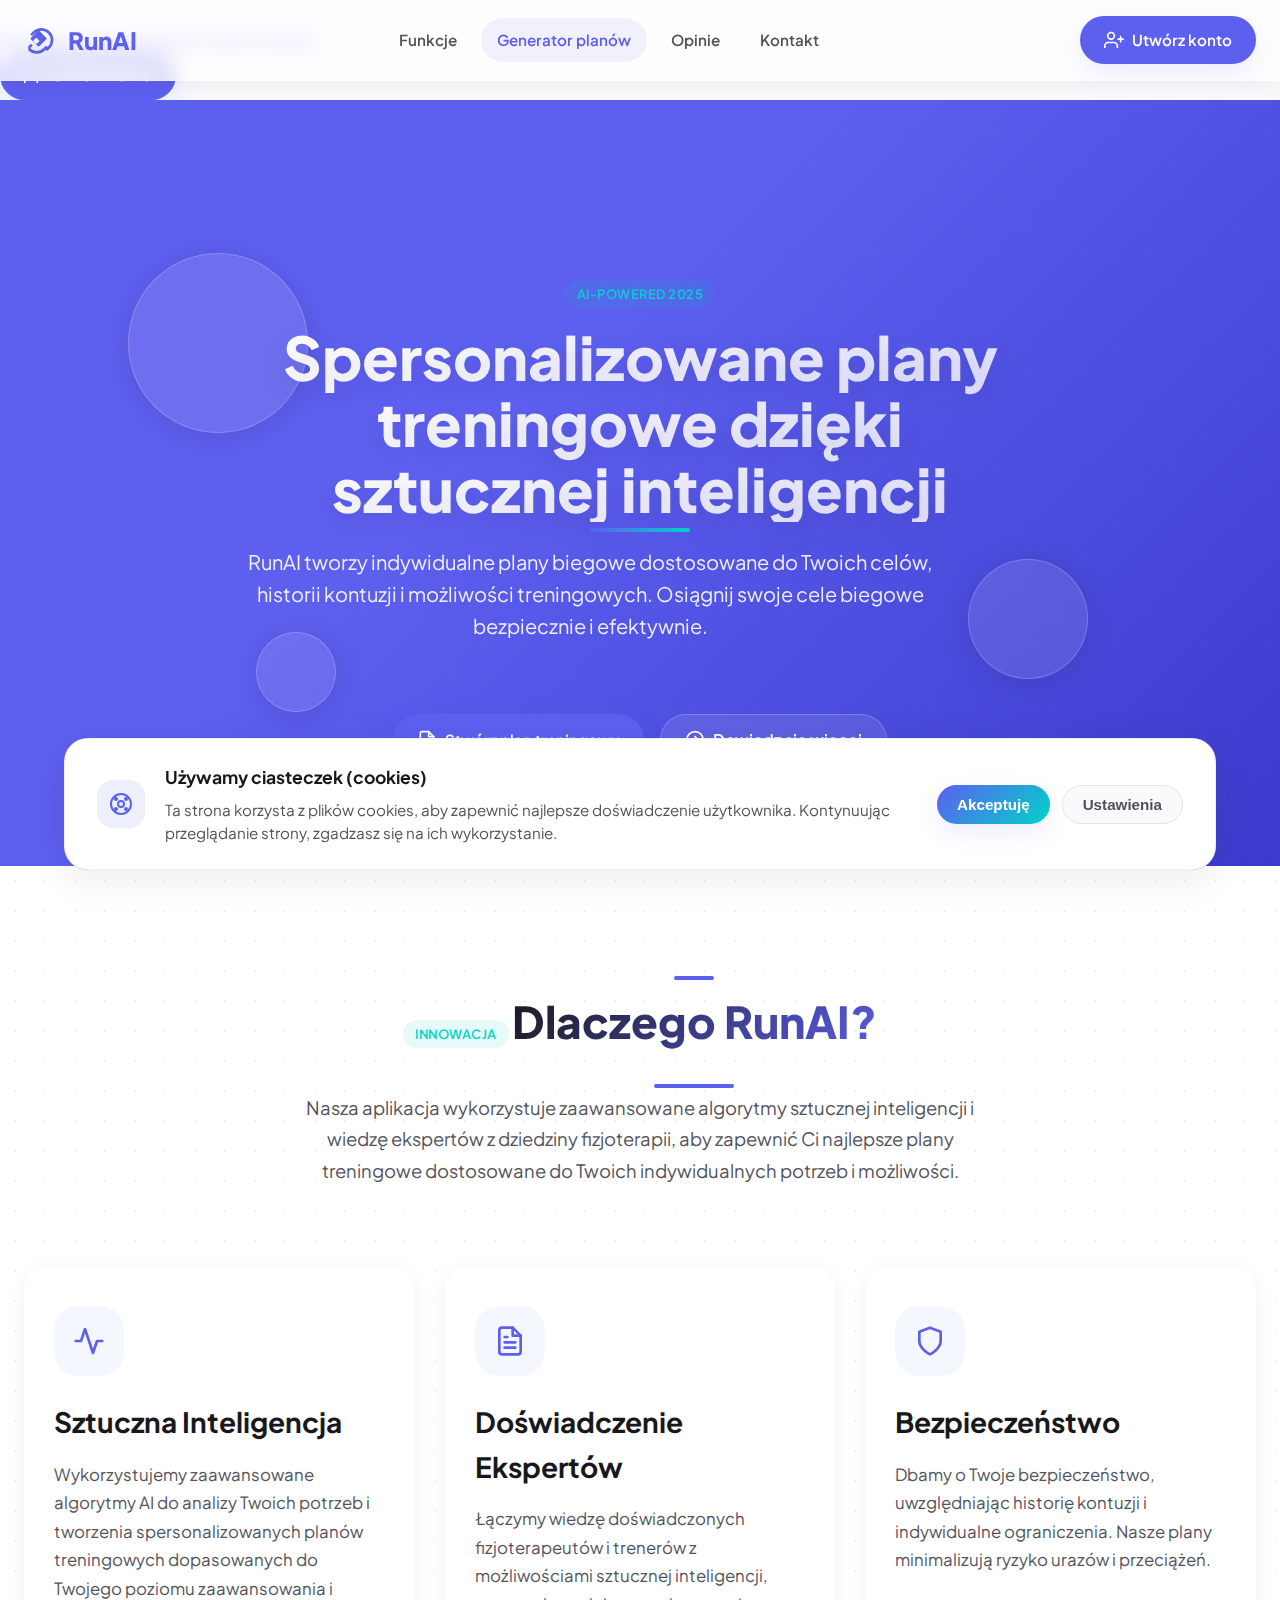
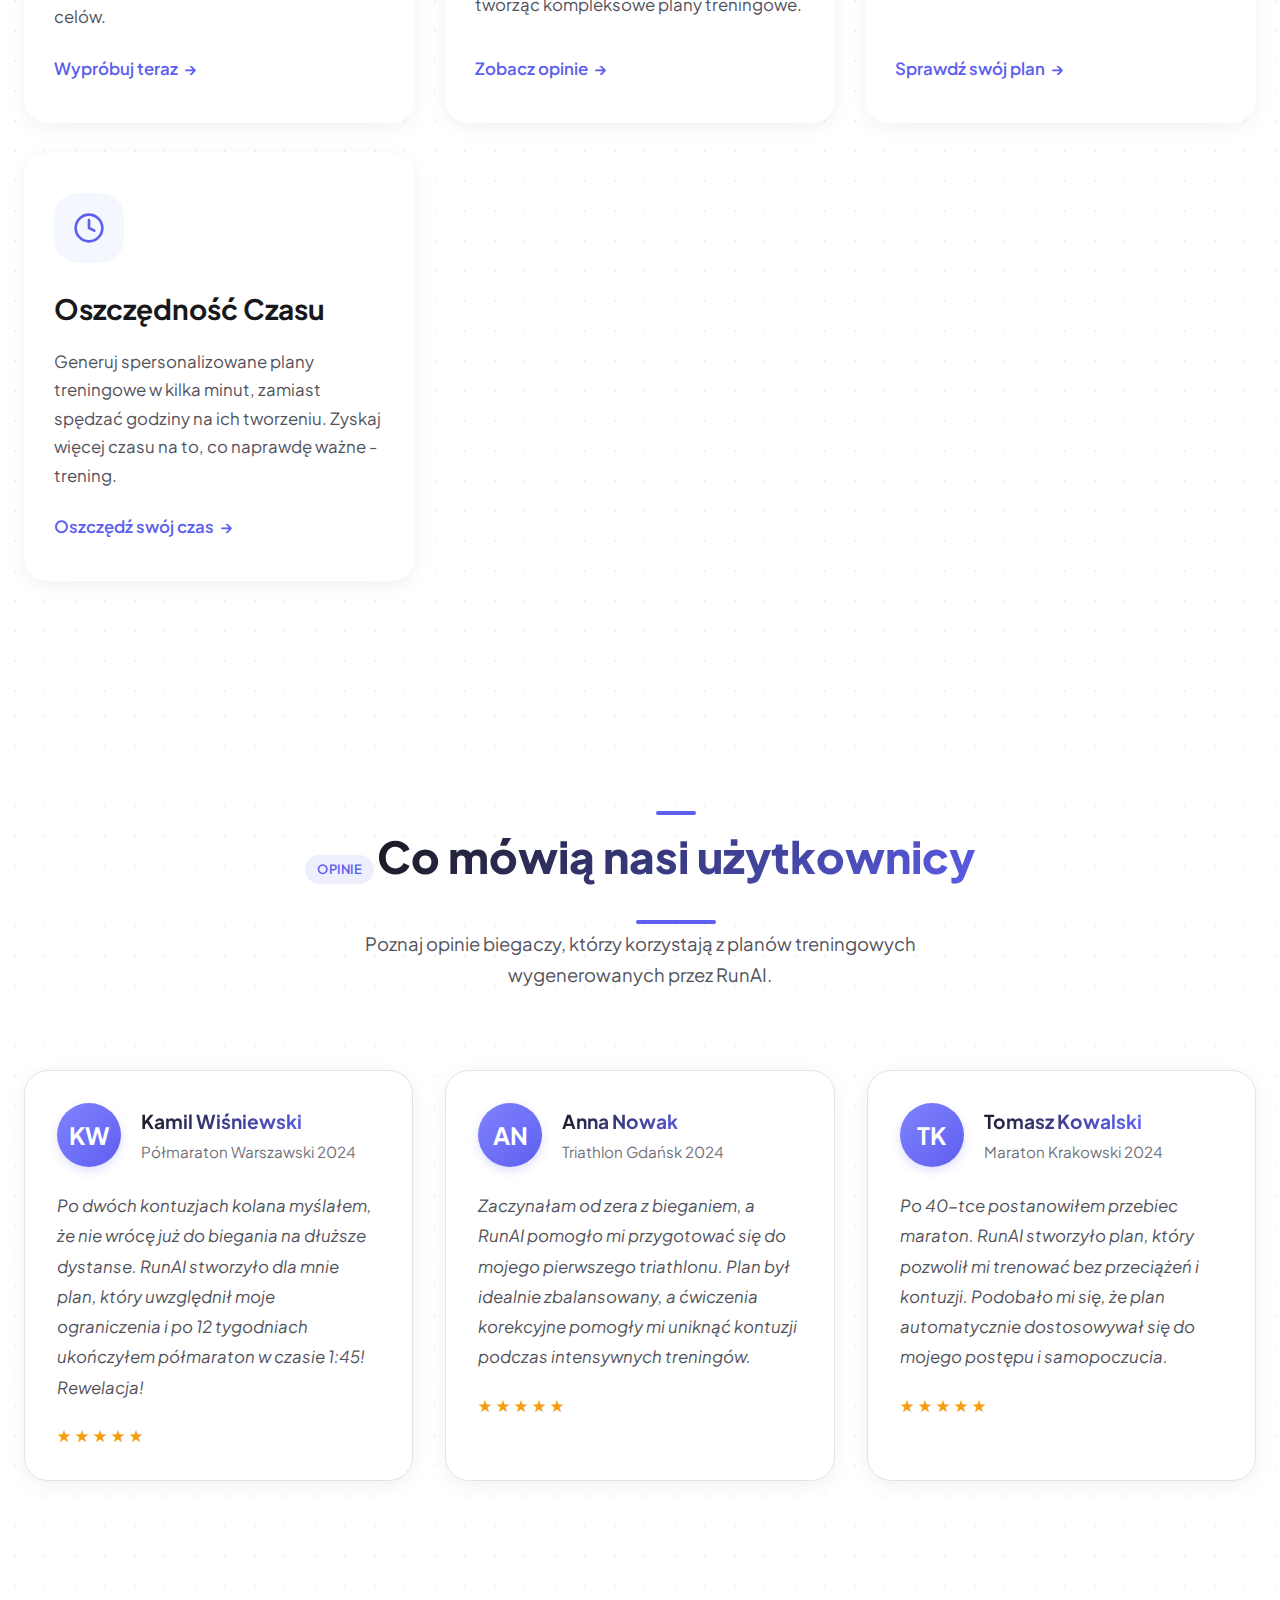
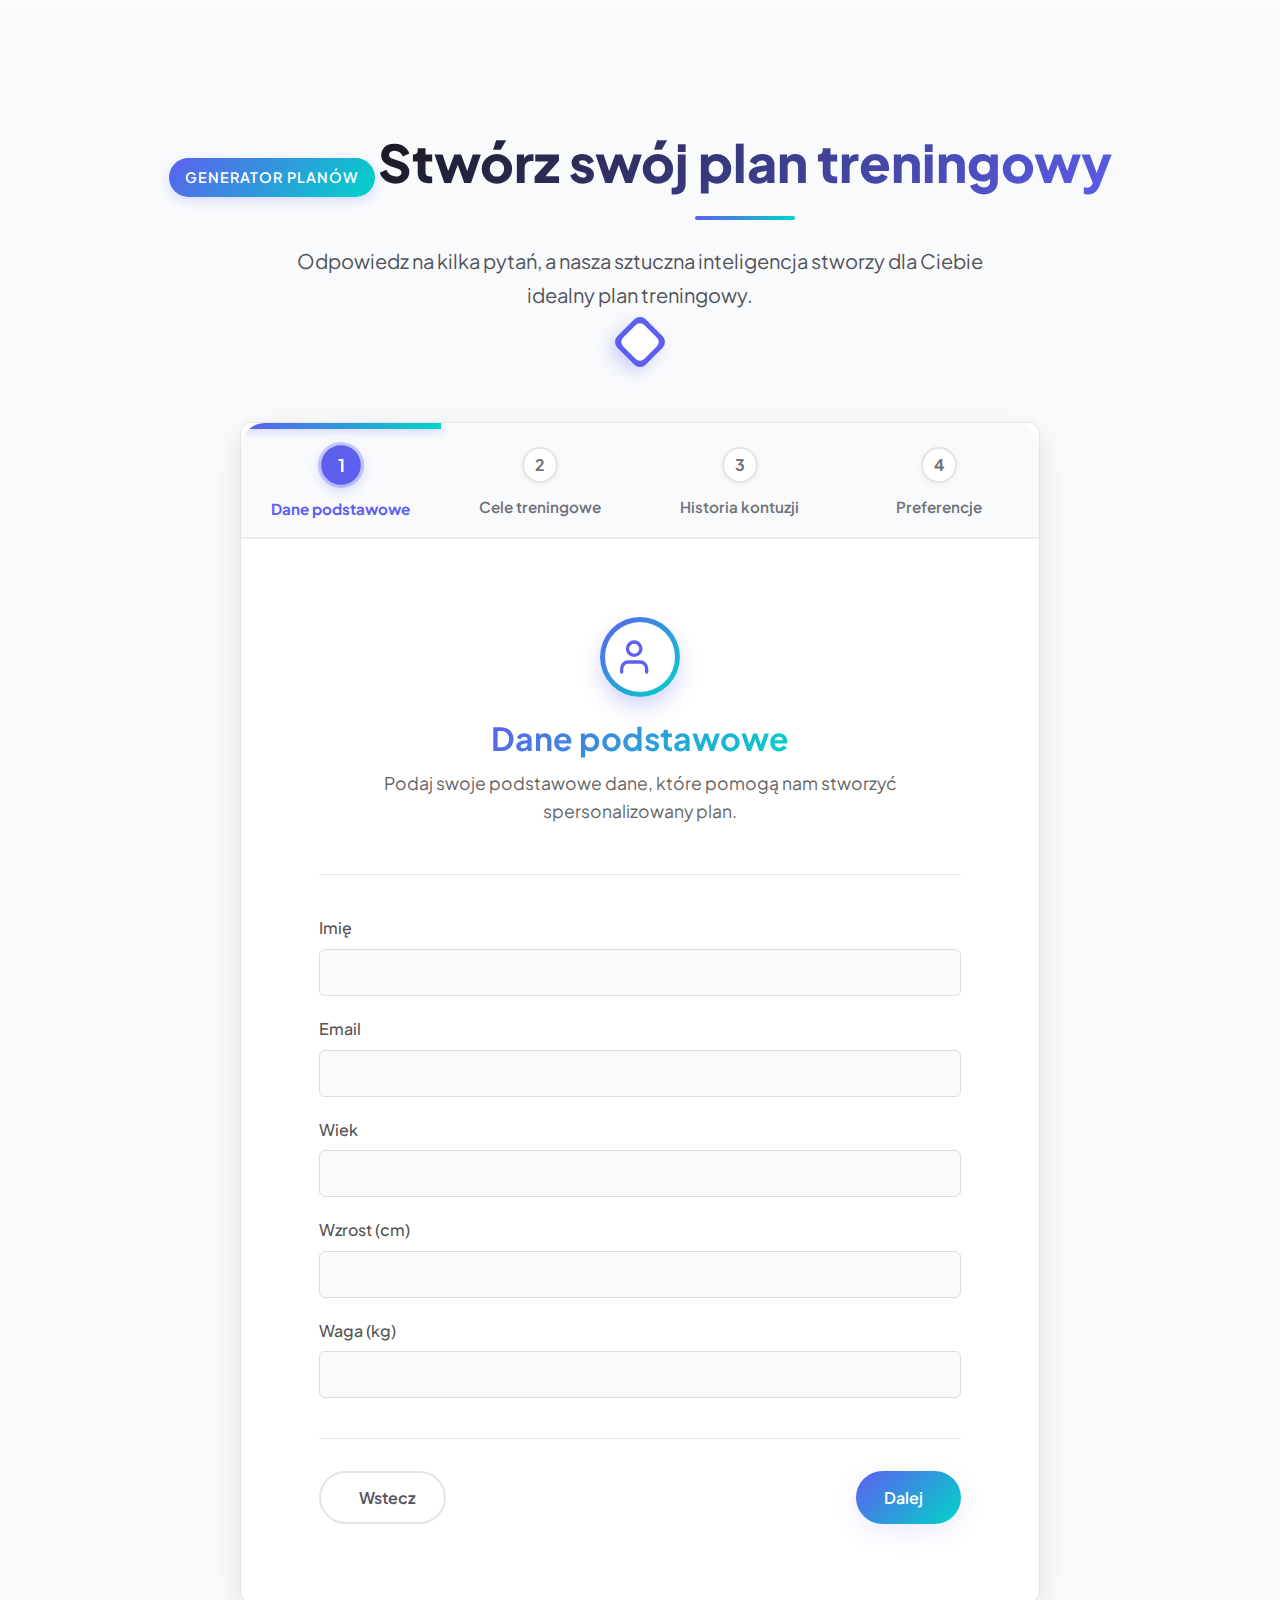
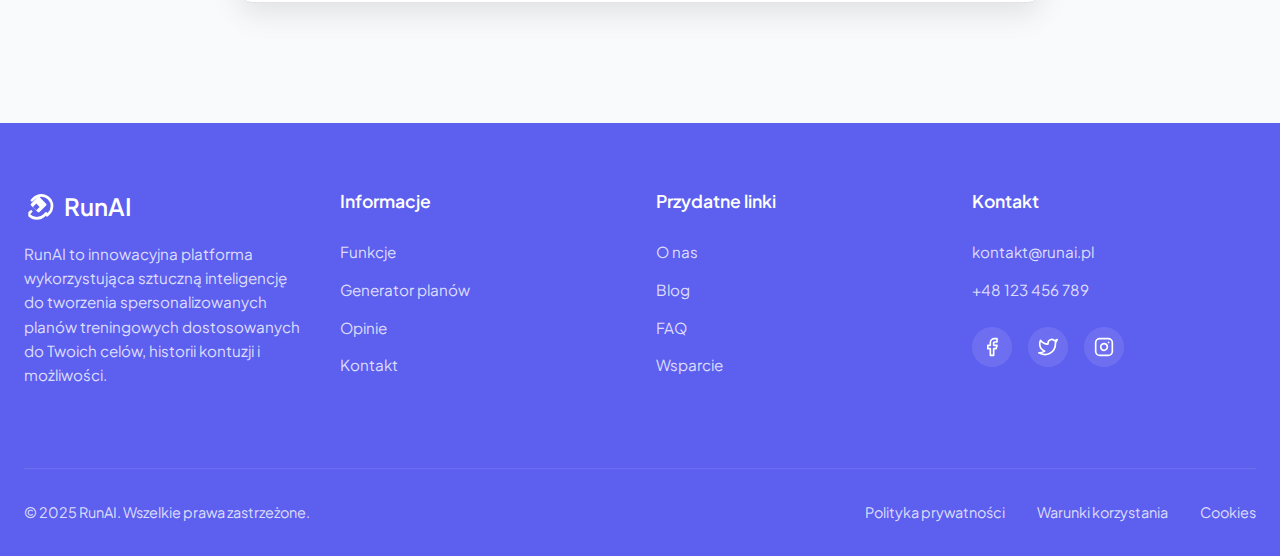
<file: updated-runai-website.html>
<!DOCTYPE html>
<html lang="pl">
<head>
    <meta charset="UTF-8">
    <meta name="viewport" content="width=device-width, initial-scale=1.0">
    <title>RunAI - Adaptacyjny Generator Planów Treningowych</title>
    <link rel="preconnect" href="https://fonts.googleapis.com">
    <link rel="preconnect" href="https://fonts.gstatic.com" crossorigin>
    <link href="https://fonts.googleapis.com/css2?family=Plus+Jakarta+Sans:wght@300;400;500;600;700;800&display=swap" rel="stylesheet">
    <link rel="stylesheet" href="styles.css">
    <link href="https://fonts.googleapis.com/css2?family=Inter:wght@400;500;600;700&display=swap" rel="stylesheet">
</head>
<body>
    <header>
        <div class="container header-container">
            <div class="logo">
                <svg xmlns="http://www.w3.org/2000/svg" viewBox="0 0 24 24" fill="currentColor">
                    <path d="M19.364 5.636a9 9 0 0 0-12.728 0l-1.414 1.414a1 1 0 0 0 1.414 1.414l1.414-1.414a7 7 0 0 1 9.9 9.9l-1.414 1.414a1 1 0 0 0 1.414 1.414l1.414-1.414a9 9 0 0 0 0-12.728z"/>
                    <path d="m3.221 16.779 1.414-1.414a1 1 0 0 1 1.414 1.414l-1.414 1.414a7 7 0 0 0 9.9 0l1.414-1.414a1 1 0 0 1 1.414 1.414l-1.414 1.414a9 9 0 0 1-12.728 0z"/>
                    <path d="M11.65 5.293a1 1 0 0 0-1.414 0L5.293 10.236a1 1 0 0 0 0 1.414l4.943 4.943a1 1 0 0 0 1.414 0l4.943-4.943a1 1 0 0 0 0-1.414l-4.943-4.943zm-2.45 9.877L6.707 12.7 9.2 10.207l2.493 2.493-2.493 2.47z"/>
                </svg>
                <span>RunAI</span>
            </div>
            <nav class="nav-links">
                <a href="#features" class="nav-link">Funkcje</a>
                <a href="#generator" class="nav-link active">Generator planów</a>
                <a href="#testimonials" class="nav-link">Opinie</a>
                <a href="#contact" class="nav-link">Kontakt</a>
            </nav>
            <button class="mobile-menu-toggle">
                <svg xmlns="http://www.w3.org/2000/svg" viewBox="0 0 24 24" fill="none" stroke="currentColor" stroke-width="2" stroke-linecap="round" stroke-linejoin="round">
                    <line x1="3" y1="12" x2="21" y2="12"></line>
                    <line x1="3" y1="6" x2="21" y2="6"></line>
                    <line x1="3" y1="18" x2="21" y2="18"></line>
                </svg>
            </button>
            <a href="#register" class="cta-button">
                <svg xmlns="http://www.w3.org/2000/svg" width="20" height="20" viewBox="0 0 24 24" fill="none" stroke="currentColor" stroke-width="2" stroke-linecap="round" stroke-linejoin="round">
                    <path d="M16 21v-2a4 4 0 0 0-4-4H5a4 4 0 0 0-4 4v2"></path>
                    <circle cx="8.5" cy="7" r="4"></circle>
                    <line x1="20" y1="8" x2="20" y2="14"></line>
                    <line x1="23" y1="11" x2="17" y2="11"></line>
                </svg>
                Utwórz konto
            </a>
        </div>
    </header>

    <!-- Mobilne menu hamburgerowe -->
    <div class="mobile-menu">
        <button class="mobile-menu-close">
            <svg xmlns="http://www.w3.org/2000/svg" viewBox="0 0 24 24" fill="none" stroke="currentColor" stroke-width="2" stroke-linecap="round" stroke-linejoin="round">
                <line x1="18" y1="6" x2="6" y2="18"></line>
                <line x1="6" y1="6" x2="18" y2="18"></line>
            </svg>
        </button>
        <div class="mobile-nav-links">
            <a href="#features" class="mobile-nav-link">Funkcje</a>
            <a href="#generator" class="mobile-nav-link active">Generator planów</a>
            <a href="#testimonials" class="mobile-nav-link">Opinie</a>
            <a href="#contact" class="mobile-nav-link">Kontakt</a>
        </div>
        <a href="#register" class="cta-button mobile-cta-button">
            <svg xmlns="http://www.w3.org/2000/svg" width="20" height="20" viewBox="0 0 24 24" fill="none" stroke="currentColor" stroke-width="2" stroke-linecap="round" stroke-linejoin="round">
                <path d="M16 21v-2a4 4 0 0 0-4-4H5a4 4 0 0 0-4 4v2"></path>
                <circle cx="8.5" cy="7" r="4"></circle>
                <line x1="20" y1="8" x2="20" y2="14"></line>
                <line x1="23" y1="11" x2="17" y2="11"></line>
            </svg>
            Utwórz konto
        </a>
    </div>

    <section class="hero">
        <div class="hero-pattern"></div>
        <div class="hero-3d-elements">
            <div class="floating-element"></div>
            <div class="floating-element"></div>
            <div class="floating-element"></div>
        </div>
        <div class="container hero-container">
            <div>
                <span class="badge badge-accent mb-4">AI-Powered 2025</span>
                <h1>Spersonalizowane plany treningowe dzięki sztucznej inteligencji</h1>
                <p>RunAI tworzy indywidualne plany biegowe dostosowane do Twoich celów, historii kontuzji i możliwości treningowych. Osiągnij swoje cele biegowe bezpiecznie i efektywnie.</p>
            </div>
            <div class="hero-buttons">
                <a href="#generator" class="cta-button">
                    <svg xmlns="http://www.w3.org/2000/svg" width="20" height="20" viewBox="0 0 24 24" fill="none" stroke="currentColor" stroke-width="2" stroke-linecap="round" stroke-linejoin="round">
                        <path d="M14 2H6a2 2 0 0 0-2 2v16a2 2 0 0 0 2 2h12a2 2 0 0 0 2-2V8z"></path>
                        <polyline points="14 2 14 8 20 8"></polyline>
                        <line x1="12" y1="18" x2="12" y2="12"></line>
                        <line x1="9" y1="15" x2="15" y2="15"></line>
                    </svg>
                    Stwórz plan treningowy
                </a>
                <a href="#features" class="secondary-button">
                    <svg xmlns="http://www.w3.org/2000/svg" width="20" height="20" viewBox="0 0 24 24" fill="none" stroke="currentColor" stroke-width="2" stroke-linecap="round" stroke-linejoin="round">
                        <circle cx="12" cy="12" r="10"></circle>
                        <polyline points="12 16 16 12 12 8"></polyline>
                        <line x1="8" y1="12" x2="16" y2="12"></line>
                    </svg>
                    Dowiedz się więcej
                </a>
            </div>
        </div>
    </section>

    <section class="why-runai" id="why-runai">
        <div class="why-runai-pattern"></div>
        <div class="container">
            <div class="section-title">
                <span class="badge badge-accent mb-4">Innowacja</span>
                <h2>Dlaczego RunAI?</h2>
                <p class="section-description">
                    Nasza aplikacja wykorzystuje zaawansowane algorytmy sztucznej inteligencji i wiedzę ekspertów z dziedziny fizjoterapii, 
                    aby zapewnić Ci najlepsze plany treningowe dostosowane do Twoich indywidualnych potrzeb i możliwości.
                </p>
            </div>
            <div class="features-grid-2025">
                <div class="feature-card-2025">
                    <div class="feature-icon-2025">
                        <svg xmlns="http://www.w3.org/2000/svg" viewBox="0 0 24 24" fill="none" stroke="currentColor" stroke-width="2" stroke-linecap="round" stroke-linejoin="round">
                            <polyline points="22 12 18 12 15 21 9 3 6 12 2 12"></polyline>
                        </svg>
                    </div>
                    <h3>Sztuczna Inteligencja</h3>
                    <p>Wykorzystujemy zaawansowane algorytmy AI do analizy Twoich potrzeb i tworzenia spersonalizowanych planów treningowych dopasowanych do Twojego poziomu zaawansowania i celów.</p>
                    <a href="#generator" class="feature-link-2025">Wypróbuj teraz <span>→</span></a>
                </div>
                <div class="feature-card-2025">
                    <div class="feature-icon-2025">
                        <svg xmlns="http://www.w3.org/2000/svg" viewBox="0 0 24 24" fill="none" stroke="currentColor" stroke-width="2" stroke-linecap="round" stroke-linejoin="round">
                            <path d="M14 2H6a2 2 0 0 0-2 2v16a2 2 0 0 0 2 2h12a2 2 0 0 0 2-2V8z"></path>
                            <polyline points="14 2 14 8 20 8"></polyline>
                            <line x1="16" y1="13" x2="8" y2="13"></line>
                            <line x1="16" y1="17" x2="8" y2="17"></line>
                            <polyline points="10 9 9 9 8 9"></polyline>
                        </svg>
                    </div>
                    <h3>Doświadczenie Ekspertów</h3>
                    <p>Łączymy wiedzę doświadczonych fizjoterapeutów i trenerów z możliwościami sztucznej inteligencji, tworząc kompleksowe plany treningowe.</p>
                    <a href="#testimonials" class="feature-link-2025">Zobacz opinie <span>→</span></a>
                </div>
                <div class="feature-card-2025">
                    <div class="feature-icon-2025">
                        <svg xmlns="http://www.w3.org/2000/svg" viewBox="0 0 24 24" fill="none" stroke="currentColor" stroke-width="2" stroke-linecap="round" stroke-linejoin="round">
                            <path d="M12 22s8-4 8-10V5l-8-3-8 3v7c0 6 8 10 8 10z"></path>
                        </svg>
                    </div>
                    <h3>Bezpieczeństwo</h3>
                    <p>Dbamy o Twoje bezpieczeństwo, uwzględniając historię kontuzji i indywidualne ograniczenia. Nasze plany minimalizują ryzyko urazów i przeciążeń.</p>
                    <a href="#generator" class="feature-link-2025">Sprawdź swój plan <span>→</span></a>
                </div>
                <div class="feature-card-2025">
                    <div class="feature-icon-2025">
                        <svg xmlns="http://www.w3.org/2000/svg" viewBox="0 0 24 24" fill="none" stroke="currentColor" stroke-width="2" stroke-linecap="round" stroke-linejoin="round">
                            <circle cx="12" cy="12" r="10"></circle>
                            <polyline points="12 6 12 12 16 14"></polyline>
                        </svg>
                    </div>
                    <h3>Oszczędność Czasu</h3>
                    <p>Generuj spersonalizowane plany treningowe w kilka minut, zamiast spędzać godziny na ich tworzeniu. Zyskaj więcej czasu na to, co naprawdę ważne - trening.</p>
                    <a href="#generator" class="feature-link-2025">Oszczędź swój czas <span>→</span></a>
                </div>
            </div>
        </div>
    </section>

    <section class="testimonials" id="testimonials">
        <div class="testimonials-pattern"></div>
        <div class="container">
            <div class="section-title">
                <span class="badge badge-primary mb-4">Opinie</span>
                <h2>Co mówią nasi użytkownicy</h2>
                <p>Poznaj opinie biegaczy, którzy korzystają z planów treningowych wygenerowanych przez RunAI.</p>
            </div>
            <div class="testimonials-grid">
                <div class="testimonial-card">
                    <div class="testimonial-header">
                        <div class="testimonial-avatar">KW</div>
                        <div class="testimonial-author">
                            <h4>Kamil Wiśniewski</h4>
                            <p>Półmaraton Warszawski 2024</p>
                        </div>
                    </div>
                    <div class="testimonial-content">
                        Po dwóch kontuzjach kolana myślałem, że nie wrócę już do biegania na dłuższe dystanse. RunAI stworzyło dla mnie plan, który uwzględnił moje ograniczenia i po 12 tygodniach ukończyłem półmaraton w czasie 1:45! Rewelacja!
                    </div>
                    <div class="testimonial-rating">
                        <span class="star-icon">★</span>
                        <span class="star-icon">★</span>
                        <span class="star-icon">★</span>
                        <span class="star-icon">★</span>
                        <span class="star-icon">★</span>
                    </div>
                </div>
                <div class="testimonial-card">
                    <div class="testimonial-header">
                        <div class="testimonial-avatar">AN</div>
                        <div class="testimonial-author">
                            <h4>Anna Nowak</h4>
                            <p>Triathlon Gdańsk 2024</p>
                        </div>
                    </div>
                    <div class="testimonial-content">
                        Zaczynałam od zera z bieganiem, a RunAI pomogło mi przygotować się do mojego pierwszego triathlonu. Plan był idealnie zbalansowany, a ćwiczenia korekcyjne pomogły mi uniknąć kontuzji podczas intensywnych treningów.
                    </div>
                    <div class="testimonial-rating">
                        <span class="star-icon">★</span>
                        <span class="star-icon">★</span>
                        <span class="star-icon">★</span>
                        <span class="star-icon">★</span>
                        <span class="star-icon">★</span>
                    </div>
                </div>
                <div class="testimonial-card">
                    <div class="testimonial-header">
                        <div class="testimonial-avatar">TK</div>
                        <div class="testimonial-author">
                            <h4>Tomasz Kowalski</h4>
                            <p>Maraton Krakowski 2024</p>
                        </div>
                    </div>
                    <div class="testimonial-content">
                        Po 40-tce postanowiłem przebiec maraton. RunAI stworzyło plan, który pozwolił mi trenować bez przeciążeń i kontuzji. Podobało mi się, że plan automatycznie dostosowywał się do mojego postępu i samopoczucia.
                    </div>
                    <div class="testimonial-rating">
                        <span class="star-icon">★</span>
                        <span class="star-icon">★</span>
                        <span class="star-icon">★</span>
                        <span class="star-icon">★</span>
                        <span class="star-icon">★</span>
                    </div>
                </div>
            </div>
        </div>
    </section>

    <section class="form-section" id="generator">
        <div class="container">
            <div class="section-title">
                <span class="badge badge-primary mb-4">Generator Planów</span>
                <h2>Stwórz swój plan treningowy</h2>
                <p>Odpowiedz na kilka pytań, a nasza sztuczna inteligencja stworzy dla Ciebie idealny plan treningowy.</p>
            </div>
            
            <div class="form-container">
                <!-- Pasek postępu -->
                <div class="form-progress">
                    <div class="form-progress-bar" style="width: 25%"></div>
                    <div class="form-steps">
                        <div class="form-step active">
                            <div class="step-number">1</div>
                            <span>Dane podstawowe</span>
                        </div>
                        <div class="form-step">
                            <div class="step-number">2</div>
                            <span>Cele treningowe</span>
                        </div>
                        <div class="form-step">
                            <div class="step-number">3</div>
                            <span>Historia kontuzji</span>
                        </div>
                        <div class="form-step">
                            <div class="step-number">4</div>
                            <span>Preferencje</span>
                        </div>
                    </div>
                </div>
                
                <div class="form-content">
                    <div class="form-page active">
                        <div class="form-title">
                            <div class="title-icon">
                                <svg xmlns="http://www.w3.org/2000/svg" viewBox="0 0 24 24" fill="none" stroke="currentColor" stroke-width="2" stroke-linecap="round" stroke-linejoin="round">
                                    <path d="M16 21v-2a4 4 0 0 0-4-4H5a4 4 0 0 0-4 4v2"></path>
                                    <circle cx="8.5" cy="7" r="4"></circle>
                                </svg>
                            </div>
                            <h3>Dane podstawowe</h3>
                            <p>Podaj swoje podstawowe dane, które pomogą nam stworzyć spersonalizowany plan.</p>
                        </div>
                        
                        <div class="form-group">
                            <label for="name">Imię</label>
                            <input type="text" id="name" name="name" class="form-control" required>
                        </div>
                        
                        <div class="form-group">
                            <label for="email">Email</label>
                            <input type="email" id="email" name="email" class="form-control" required>
                        </div>
                        
                        <div class="form-group">
                            <label for="age">Wiek</label>
                            <input type="number" id="age" name="age" min="16" max="99" class="form-control" required>
                        </div>
                        
                        <div class="form-group">
                            <label for="height">Wzrost (cm)</label>
                            <input type="number" id="height" name="height" min="100" max="250" class="form-control" required>
                        </div>
                        
                        <div class="form-group">
                            <label for="weight">Waga (kg)</label>
                            <input type="number" id="weight" name="weight" min="30" max="250" class="form-control" required>
                        </div>
                        
                        <div class="form-buttons">
                            <button type="button" class="btn btn-outline btn-prev" disabled>
                                <svg xmlns="http://www.w3.org/2000/svg" viewBox="0 0 24 24" fill="none" stroke="currentColor" stroke-width="2" stroke-linecap="round" stroke-linejoin="round">
                                    <line x1="19" y1="12" x2="5" y2="12"></line>
                                    <polyline points="12 19 5 12 12 5"></polyline>
                                </svg>
                                Wstecz
                            </button>
                            <button type="button" class="btn btn-primary btn-next">
                                Dalej
                                <svg xmlns="http://www.w3.org/2000/svg" viewBox="0 0 24 24" fill="none" stroke="currentColor" stroke-width="2" stroke-linecap="round" stroke-linejoin="round">
                                    <line x1="5" y1="12" x2="19" y2="12"></line>
                                    <polyline points="12 5 19 12 12 19"></polyline>
                                </svg>
                            </button>
                        </div>
                    </div>
                    
                    <div class="form-page">
                        <div class="form-title">
                            <div class="title-icon">
                                <svg xmlns="http://www.w3.org/2000/svg" viewBox="0 0 24 24" fill="none" stroke="currentColor" stroke-width="2" stroke-linecap="round" stroke-linejoin="round">
                                    <polyline points="22 12 18 12 15 21 9 3 6 12 2 12"></polyline>
                                </svg>
                            </div>
                            <h3>Cele treningowe</h3>
                            <p>Określ swoje cele treningowe i preferencje dotyczące planu.</p>
                        </div>
                        
                        <div class="form-group">
                            <label>Cel treningowy</label>
                            <div class="radio-group">
                                <label class="custom-radio">
                                    <input type="radio" name="training-goal" value="Poprawa wydolności" required>
                                    <span>Poprawa wydolności</span>
                                </label>
                                <label class="custom-radio">
                                    <input type="radio" name="training-goal" value="Schudnięcie">
                                    <span>Schudnięcie</span>
                                </label>
                                <label class="custom-radio">
                                    <input type="radio" name="training-goal" value="Przygotowanie do zawodów">
                                    <span>Przygotowanie do zawodów</span>
                                </label>
                            </div>
                        </div>
                        
                        <div class="form-group">
                            <label for="experience">Poziom zaawansowania</label>
                            <div class="level-selection-container">
                                <label class="level-option">
                                    <input type="radio" name="experience" value="Początkujący" required>
                                    <span class="level-circle"></span>
                                    <span>Początkujący</span>
                                </label>
                                <label class="level-option">
                                    <input type="radio" name="experience" value="Średniozaawansowany">
                                    <span class="level-circle"></span>
                                    <span>Średniozaawansowany</span>
                                </label>
                                <label class="level-option">
                                    <input type="radio" name="experience" value="Zaawansowany">
                                    <span class="level-circle"></span>
                                    <span>Zaawansowany</span>
                                </label>
                            </div>
                        </div>
                        
                        <div class="form-group">
                            <label for="target-distance">Docelowy dystans</label>
                            <select id="target-distance" name="target-distance" class="form-control" required>
                                <option value="">Wybierz dystans</option>
                                <option value="5 km">5 km</option>
                                <option value="10 km">10 km</option>
                                <option value="15 km">15 km</option>
                                <option value="Półmaraton">Półmaraton (21,0975 km)</option>
                                <option value="Maraton">Maraton (42,195 km)</option>
                            </select>
                        </div>
                        
                        <div class="form-buttons">
                            <button type="button" class="btn btn-outline btn-prev">
                                <svg xmlns="http://www.w3.org/2000/svg" viewBox="0 0 24 24" fill="none" stroke="currentColor" stroke-width="2" stroke-linecap="round" stroke-linejoin="round">
                                    <line x1="19" y1="12" x2="5" y2="12"></line>
                                    <polyline points="12 19 5 12 12 5"></polyline>
                                </svg>
                                Wstecz
                            </button>
                            <button type="button" class="btn btn-primary btn-next">
                                Dalej
                                <svg xmlns="http://www.w3.org/2000/svg" viewBox="0 0 24 24" fill="none" stroke="currentColor" stroke-width="2" stroke-linecap="round" stroke-linejoin="round">
                                    <line x1="5" y1="12" x2="19" y2="12"></line>
                                    <polyline points="12 5 19 12 12 19"></polyline>
                                </svg>
                            </button>
                        </div>
                    </div>
                    
                    <div class="form-page">
                        <div class="form-title">
                            <div class="title-icon">
                                <svg xmlns="http://www.w3.org/2000/svg" viewBox="0 0 24 24" fill="none" stroke="currentColor" stroke-width="2" stroke-linecap="round" stroke-linejoin="round">
                                    <path d="M22 11.08V12a10 10 0 1 1-5.93-9.14"></path>
                                    <polyline points="22 4 12 14.01 9 11.01"></polyline>
                                </svg>
                            </div>
                            <h3>Historia kontuzji</h3>
                            <p>Podaj informacje o ewentualnych kontuzjach, które mogą mieć wpływ na trening.</p>
                        </div>
                        
                        <div class="form-group">
                            <label>Czy miałeś/aś jakiekolwiek kontuzje w ciągu ostatnich 12 miesięcy?</label>
                            <div class="radio-group">
                                <label class="custom-radio">
                                    <input type="radio" name="had-injury" value="Tak" required>
                                    <span>Tak</span>
                                </label>
                                <label class="custom-radio">
                                    <input type="radio" name="had-injury" value="Nie">
                                    <span>Nie</span>
                                </label>
                            </div>
                        </div>
                        
                        <div class="injury-details" style="display: none;">
                            <div class="form-group">
                                <label for="injury-type">Rodzaj kontuzji</label>
                                <select id="injury-type" name="injury-type" class="form-control">
                                    <option value="">Wybierz rodzaj kontuzji</option>
                                    <option value="Kolano">Kolano</option>
                                    <option value="Kostka">Kostka</option>
                                    <option value="Biodro">Biodro</option>
                                    <option value="Ścięgno Achillesa">Ścięgno Achillesa</option>
                                    <option value="Łydka">Łydka</option>
                                    <option value="Stopa">Stopa</option>
                                    <option value="Plecy">Plecy</option>
                                    <option value="Inne">Inne</option>
                                </select>
                            </div>
                            
                            <div class="form-group">
                                <label for="injury-when">Kiedy wystąpiła kontuzja?</label>
                                <select id="injury-when" name="injury-when" class="form-control">
                                    <option value="">Wybierz kiedy wystąpiła kontuzja</option>
                                    <option value="W ciągu ostatniego miesiąca">W ciągu ostatniego miesiąca</option>
                                    <option value="1-3 miesiące temu">1-3 miesiące temu</option>
                                    <option value="3-6 miesięcy temu">3-6 miesięcy temu</option>
                                    <option value="6-12 miesięcy temu">6-12 miesięcy temu</option>
                                </select>
                            </div>
                            
                            <div class="form-group">
                                <label>Czy kontuzja jest całkowicie wyleczona?</label>
                                <div class="radio-group radio-group-injury-healed">
                                    <label class="custom-radio">
                                        <input type="radio" name="injury-healed" value="Tak">
                                        <span>Tak</span>
                                    </label>
                                    <label class="custom-radio">
                                        <input type="radio" name="injury-healed" value="Nie">
                                        <span>Nie</span>
                                    </label>
                                </div>
                            </div>
                        </div>
                        
                        <div class="form-buttons">
                            <button type="button" class="btn btn-outline btn-prev">
                                <svg xmlns="http://www.w3.org/2000/svg" viewBox="0 0 24 24" fill="none" stroke="currentColor" stroke-width="2" stroke-linecap="round" stroke-linejoin="round">
                                    <line x1="19" y1="12" x2="5" y2="12"></line>
                                    <polyline points="12 19 5 12 12 5"></polyline>
                                </svg>
                                Wstecz
                            </button>
                            <button type="button" class="btn btn-primary btn-next">
                                Dalej
                                <svg xmlns="http://www.w3.org/2000/svg" viewBox="0 0 24 24" fill="none" stroke="currentColor" stroke-width="2" stroke-linecap="round" stroke-linejoin="round">
                                    <line x1="5" y1="12" x2="19" y2="12"></line>
                                    <polyline points="12 5 19 12 12 19"></polyline>
                                </svg>
                            </button>
                        </div>
                    </div>
                    
                    <div class="form-page">
                        <div class="form-title">
                            <div class="title-icon">
                                <svg xmlns="http://www.w3.org/2000/svg" viewBox="0 0 24 24" fill="none" stroke="currentColor" stroke-width="2" stroke-linecap="round" stroke-linejoin="round">
                                    <path d="M17 21v-2a4 4 0 0 0-4-4H5a4 4 0 0 0-4 4v2"></path>
                                    <circle cx="9" cy="7" r="4"></circle>
                                    <path d="M23 21v-2a4 4 0 0 0-3-3.87"></path>
                                    <path d="M16 3.13a4 4 0 0 1 0 7.75"></path>
                                </svg>
                            </div>
                            <h3>Preferencje treningowe</h3>
                            <p>Podaj dodatkowe informacje dotyczące Twoich preferencji treningowych.</p>
                        </div>
                        
                        <div class="form-group">
                            <label>Preferowane dni treningowe</label>
                            <div class="checkbox-group">
                                <label class="custom-checkbox">
                                    <input type="checkbox" name="training-days" value="Poniedziałek">
                                    <span class="checkbox-content">
                                        <strong>Poniedziałek</strong>
                                    </span>
                                </label>
                                <label class="custom-checkbox">
                                    <input type="checkbox" name="training-days" value="Wtorek">
                                    <span class="checkbox-content">
                                        <strong>Wtorek</strong>
                                    </span>
                                </label>
                                <label class="custom-checkbox">
                                    <input type="checkbox" name="training-days" value="Środa">
                                    <span class="checkbox-content">
                                        <strong>Środa</strong>
                                    </span>
                                </label>
                                <label class="custom-checkbox">
                                    <input type="checkbox" name="training-days" value="Czwartek">
                                    <span class="checkbox-content">
                                        <strong>Czwartek</strong>
                                    </span>
                                </label>
                                <label class="custom-checkbox">
                                    <input type="checkbox" name="training-days" value="Piątek">
                                    <span class="checkbox-content">
                                        <strong>Piątek</strong>
                                    </span>
                                </label>
                                <label class="custom-checkbox">
                                    <input type="checkbox" name="training-days" value="Sobota">
                                    <span class="checkbox-content">
                                        <strong>Sobota</strong>
                                    </span>
                                </label>
                                <label class="custom-checkbox">
                                    <input type="checkbox" name="training-days" value="Niedziela">
                                    <span class="checkbox-content">
                                        <strong>Niedziela</strong>
                                    </span>
                                </label>
                            </div>
                        </div>
                        
                        <div class="form-group">
                            <label for="plan-length">Długość planu treningowego</label>
                            <select id="plan-length" name="plan-length" class="form-control" required>
                                <option value="">Wybierz długość planu</option>
                                <option value="4 tygodnie">4 tygodnie</option>
                                <option value="8 tygodni">8 tygodni</option>
                                <option value="12 tygodni">12 tygodni</option>
                                <option value="16 tygodni">16 tygodni</option>
                            </select>
                        </div>
                        
                        <div class="form-group">
                            <label for="additional-notes">Dodatkowe uwagi (opcjonalnie)</label>
                            <textarea id="additional-notes" name="additional-notes" class="form-control" rows="4"></textarea>
                        </div>
                        
                        <div class="form-buttons">
                            <button type="button" class="btn btn-outline btn-prev">
                                <svg xmlns="http://www.w3.org/2000/svg" viewBox="0 0 24 24" fill="none" stroke="currentColor" stroke-width="2" stroke-linecap="round" stroke-linejoin="round">
                                    <line x1="19" y1="12" x2="5" y2="12"></line>
                                    <polyline points="12 19 5 12 12 5"></polyline>
                                </svg>
                                Wstecz
                            </button>
                            <button type="button" class="btn btn-primary btn-submit">
                                Generuj plan
                                <svg xmlns="http://www.w3.org/2000/svg" viewBox="0 0 24 24" fill="none" stroke="currentColor" stroke-width="2" stroke-linecap="round" stroke-linejoin="round">
                                    <path d="M21 15v4a2 2 0 0 1-2 2H5a2 2 0 0 1-2-2v-4"></path>
                                    <polyline points="7 10 12 15 17 10"></polyline>
                                    <line x1="12" y1="15" x2="12" y2="3"></line>
                                </svg>
                            </button>
                        </div>
                    </div>
                </div>
                
                <div class="loading-animation" style="display: none;">
                    <h3>Analizujemy Twoje dane i generujemy plan...</h3>
                    <div class="loading-dot"></div>
                    <div class="loading-dot"></div>
                    <div class="loading-dot"></div>
                </div>
                
                <!-- Podsumowanie formularza -->
                <div class="form-summary" style="display: none;">
                    <h4>
                        <svg xmlns="http://www.w3.org/2000/svg" viewBox="0 0 24 24" fill="none" stroke="currentColor" stroke-width="2" stroke-linecap="round" stroke-linejoin="round">
                            <polyline points="22 12 16 12 14 15 10 15 8 12 2 12"></polyline>
                            <path d="M5.45 5.11L2 12v6a2 2 0 0 0 2 2h16a2 2 0 0 0 2-2v-6l-3.45-6.89A2 2 0 0 0 16.76 4H7.24a2 2 0 0 0-1.79 1.11z"></path>
                        </svg>
                        Podsumowanie
                    </h4>
                    
                    <div class="summary-grid">
                        <div class="summary-item">
                            <div class="summary-label">Imię:</div>
                            <div class="summary-value empty" data-for="name">Nie podano</div>
                        </div>
                        <div class="summary-item">
                            <div class="summary-label">Email:</div>
                            <div class="summary-value empty" data-for="email">Nie podano</div>
                        </div>
                        <div class="summary-item">
                            <div class="summary-label">Wiek:</div>
                            <div class="summary-value empty" data-for="age">Nie podano</div>
                        </div>
                        <div class="summary-item">
                            <div class="summary-label">Wzrost:</div>
                            <div class="summary-value empty" data-for="height">Nie podano</div>
                        </div>
                        <div class="summary-item">
                            <div class="summary-label">Waga:</div>
                            <div class="summary-value empty" data-for="weight">Nie podano</div>
                        </div>
                        <div class="summary-item">
                            <div class="summary-label">Cel treningowy:</div>
                            <div class="summary-value empty" data-for="training-goal">Nie wybrano</div>
                        </div>
                        <div class="summary-item">
                            <div class="summary-label">Poziom zaawansowania:</div>
                            <div class="summary-value empty" data-for="experience">Nie wybrano</div>
                        </div>
                        <div class="summary-item">
                            <div class="summary-label">Docelowy dystans:</div>
                            <div class="summary-value empty" data-for="target-distance">Nie wybrano</div>
                        </div>
                        <div class="summary-item">
                            <div class="summary-label">Historia kontuzji:</div>
                            <div class="summary-value empty" data-for="had-injury">Nie wybrano</div>
                        </div>
                        <div class="summary-item">
                            <div class="summary-label">Preferowane dni treningowe:</div>
                            <div class="summary-value empty" data-for="training-days">Nie wybrano</div>
                        </div>
                        <div class="summary-item">
                            <div class="summary-label">Długość planu:</div>
                            <div class="summary-value empty" data-for="plan-length">Nie wybrano</div>
                        </div>
                    </div>
                </div>
            </div>
            
            <div class="results-section" style="display: none;">
                <div class="results-header">
                    <h2>Twój spersonalizowany plan treningowy</h2>
                    <p>Wygenerowaliśmy plan treningowy dostosowany do Twoich potrzeb i celów</p>
                </div>
                <div class="results-content">
                    <!-- Miejsce na wyniki -->
                </div>
                <div class="results-actions">
                    <button class="btn-download">
                        <svg xmlns="http://www.w3.org/2000/svg" viewBox="0 0 24 24" fill="none" stroke="currentColor" stroke-width="2" stroke-linecap="round" stroke-linejoin="round">
                            <path d="M21 15v4a2 2 0 0 1-2 2H5a2 2 0 0 1-2-2v-4"></path>
                            <polyline points="7 10 12 15 17 10"></polyline>
                            <line x1="12" y1="15" x2="12" y2="3"></line>
                        </svg>
                        Pobierz plan treningowy
                    </button>
                </div>
            </div>
        </div>
    </section>

    <footer class="footer">
        <div class="container">
            <div class="footer-top">
                <div class="footer-brand">
                    <div class="footer-logo">
                        <svg xmlns="http://www.w3.org/2000/svg" viewBox="0 0 24 24" fill="currentColor">
                            <path d="M19.364 5.636a9 9 0 0 0-12.728 0l-1.414 1.414a1 1 0 0 0 1.414 1.414l1.414-1.414a7 7 0 0 1 9.9 9.9l-1.414 1.414a1 1 0 0 0 1.414 1.414l1.414-1.414a9 9 0 0 0 0-12.728z"/>
                            <path d="m3.221 16.779 1.414-1.414a1 1 0 0 1 1.414 1.414l-1.414 1.414a7 7 0 0 0 9.9 0l1.414-1.414a1 1 0 0 1 1.414 1.414l-1.414 1.414a9 9 0 0 1-12.728 0z"/>
                            <path d="M11.65 5.293a1 1 0 0 0-1.414 0L5.293 10.236a1 1 0 0 0 0 1.414l4.943 4.943a1 1 0 0 0 1.414 0l4.943-4.943a1 1 0 0 0 0-1.414l-4.943-4.943zm-2.45 9.877L6.707 12.7 9.2 10.207l2.493 2.493-2.493 2.47z"/>
                        </svg>
                        <span>RunAI</span>
                    </div>
                    <p class="footer-description">
                        RunAI to innowacyjna platforma wykorzystująca sztuczną inteligencję do tworzenia spersonalizowanych planów treningowych dostosowanych do Twoich celów, historii kontuzji i możliwości.
                    </p>
                </div>
                
                <div class="footer-nav">
                    <h4>Informacje</h4>
                    <ul>
                        <li><a href="#features">Funkcje</a></li>
                        <li><a href="#generator">Generator planów</a></li>
                        <li><a href="#testimonials">Opinie</a></li>
                        <li><a href="#contact">Kontakt</a></li>
                    </ul>
                </div>
                
                <div class="footer-nav">
                    <h4>Przydatne linki</h4>
                    <ul>
                        <li><a href="#">O nas</a></li>
                        <li><a href="#">Blog</a></li>
                        <li><a href="#">FAQ</a></li>
                        <li><a href="#">Wsparcie</a></li>
                    </ul>
                </div>
                
                <div class="footer-nav">
                    <h4>Kontakt</h4>
                    <ul>
                        <li><a href="mailto:kontakt@runai.pl">kontakt@runai.pl</a></li>
                        <li><a href="tel:+48123456789">+48 123 456 789</a></li>
                    </ul>
                    
                    <div class="social-links">
                        <a href="#" aria-label="Facebook">
                            <svg xmlns="http://www.w3.org/2000/svg" viewBox="0 0 24 24" fill="none" stroke="currentColor" stroke-width="2" stroke-linecap="round" stroke-linejoin="round">
                                <path d="M18 2h-3a5 5 0 0 0-5 5v3H7v4h3v8h4v-8h3l1-4h-4V7a1 1 0 0 1 1-1h3z"></path>
                            </svg>
                        </a>
                        <a href="#" aria-label="Twitter">
                            <svg xmlns="http://www.w3.org/2000/svg" viewBox="0 0 24 24" fill="none" stroke="currentColor" stroke-width="2" stroke-linecap="round" stroke-linejoin="round">
                                <path d="M23 3a10.9 10.9 0 0 1-3.14 1.53 4.48 4.48 0 0 0-7.86 3v1A10.66 10.66 0 0 1 3 4s-4 9 5 13a11.64 11.64 0 0 1-7 2c9 5 20 0 20-11.5a4.5 4.5 0 0 0-.08-.83A7.72 7.72 0 0 0 23 3z"></path>
                            </svg>
                        </a>
                        <a href="#" aria-label="Instagram">
                            <svg xmlns="http://www.w3.org/2000/svg" viewBox="0 0 24 24" fill="none" stroke="currentColor" stroke-width="2" stroke-linecap="round" stroke-linejoin="round">
                                <rect x="2" y="2" width="20" height="20" rx="5" ry="5"></rect>
                                <path d="M16 11.37A4 4 0 1 1 12.63 8 4 4 0 0 1 16 11.37z"></path>
                                <line x1="17.5" y1="6.5" x2="17.51" y2="6.5"></line>
                            </svg>
                        </a>
                    </div>
                </div>
            </div>
            
            <div class="footer-bottom">
                <p class="copyright">© 2025 RunAI. Wszelkie prawa zastrzeżone.</p>
                <div class="footer-legal">
                    <a href="#">Polityka prywatności</a>
                    <a href="#">Warunki korzystania</a>
                    <a href="#">Cookies</a>
                </div>
            </div>
        </div>
    </footer>
    
    <div class="cookie-banner">
        <div class="cookie-banner-content">
            <div class="cookie-icon">
                <svg xmlns="http://www.w3.org/2000/svg" viewBox="0 0 24 24" fill="none" stroke="currentColor" stroke-width="2" stroke-linecap="round" stroke-linejoin="round">
                    <circle cx="12" cy="12" r="10"></circle>
                    <circle cx="12" cy="12" r="3"></circle>
                    <circle cx="7" cy="7" r="1"></circle>
                    <circle cx="17" cy="7" r="1"></circle>
                    <circle cx="17" cy="17" r="1"></circle>
                    <circle cx="7" cy="17" r="1"></circle>
                </svg>
            </div>
            <div class="cookie-text">
                <h4>Używamy ciasteczek (cookies)</h4>
                <p>Ta strona korzysta z plików cookies, aby zapewnić najlepsze doświadczenie użytkownika. Kontynuując przeglądanie strony, zgadzasz się na ich wykorzystanie.</p>
            </div>
            <div class="cookie-actions">
                <button class="cookie-btn cookie-btn-primary" id="accept-cookies">Akceptuję</button>
                <button class="cookie-btn cookie-btn-secondary" id="cookie-settings">Ustawienia</button>
            </div>
        </div>
    </div>

    <script src="script.js"></script>
</body>
</html>
</file>
<file: styles.css>
:root {
    /* 2025 Color Palette */
    --primary: #5D5FEF;
    --primary-light: #8183FF;
    --primary-dark: #4143CB;
    --secondary: #FF7C57;
    --secondary-hover: #FF9879;
    --accent: #00D4C8;
    --bg-light: #F8FAFC;
    --bg-white: #FFFFFF;
    --bg-glass: rgba(255, 255, 255, 0.7);
    --text-dark: #18181B;
    --text-medium: #52525B;
    --text-light: #FFFFFF;
    --text-muted: #71717A;
    --border-color: #E4E4E7;
    --success: #22C55E;
    --warning: #F59E0B;
    --danger: #EF4444;
    --info: #3B82F6;
    
    /* Design System */
    --transition-fast: all 0.2s ease;
    --transition: all 0.3s ease;
    --transition-slow: all 0.5s cubic-bezier(0.25, 0.46, 0.45, 0.94);
    --shadow-sm: 0 1px 2px rgba(0, 0, 0, 0.04);
    --shadow: 0 4px 20px rgba(0, 0, 0, 0.06);
    --shadow-strong: 0 10px 40px rgba(0, 0, 0, 0.08);
    --shadow-colored: 0 8px 24px rgba(93, 95, 239, 0.12);
    --radius-sm: 8px;
    --radius: 12px;
    --radius-md: 16px;
    --radius-lg: 24px;
    --radius-xl: 32px;
    --radius-full: 9999px;
}

* {
    margin: 0;
    padding: 0;
    box-sizing: border-box;
}

body {
    font-family: 'Plus Jakarta Sans', sans-serif;
    background-color: var(--bg-light);
    color: var(--text-dark);
    line-height: 1.6;
    overflow-x: hidden;
}

.container {
    width: 100%;
    max-width: 1280px;
    margin: 0 auto;
    padding: 0 24px;
}

/* Nowoczesne style dla nagłówków 2025 */
h1, h2, h3, h4, h5, h6 {
    font-family: 'Plus Jakarta Sans', sans-serif;
    position: relative;
    z-index: 1;
}

h1 {
    font-size: 4rem;
    font-weight: 800;
    line-height: 1.1;
    background: linear-gradient(135deg, var(--text-light) 0%, rgba(255, 255, 255, 0.9) 100%);
    -webkit-background-clip: text;
    -webkit-text-fill-color: transparent;
    background-clip: text;
    text-fill-color: transparent;
    margin-bottom: 1.5rem;
    position: relative;
    text-shadow: 0 10px 30px rgba(0, 0, 0, 0.1);
}

h1::after {
    content: "";
    position: absolute;
    bottom: -10px;
    left: 50%;
    transform: translateX(-50%);
    width: 100px;
    height: 4px;
    background: linear-gradient(90deg, var(--primary) 0%, var(--accent) 100%);
    border-radius: var(--radius-full);
}

h2 {
    font-size: 3rem;
    font-weight: 800;
    color: var(--text-dark);
    margin-bottom: 1.5rem;
    position: relative;
    display: inline-block;
}

h2::before {
    content: "";
    position: absolute;
    top: -20px;
    left: 0;
    width: 40px;
    height: 4px;
    background: var(--primary);
    border-radius: var(--radius-full);
}

h2::after {
    content: "";
    position: absolute;
    bottom: -10px;
    left: 0;
    width: 80px;
    height: 4px;
    background: linear-gradient(90deg, var(--primary) 0%, var(--accent) 100%);
    border-radius: var(--radius-full);
}

.section-title h2 {
    text-align: center;
    display: inline-block;
    background: linear-gradient(135deg, var(--text-dark) 0%, var(--primary) 100%);
    -webkit-background-clip: text;
    -webkit-text-fill-color: transparent;
    background-clip: text;
    text-fill-color: transparent;
    position: relative;
    padding-bottom: 20px;
}

.section-title h2::before {
    content: "";
    position: absolute;
    top: -10px;
    left: 50%;
    transform: translateX(-50%);
    width: 40px;
    height: 4px;
    background: var(--primary);
    border-radius: var(--radius-full);
}

.section-title h2::after {
    content: "";
    position: absolute;
    bottom: 0;
    left: 50%;
    transform: translateX(-50%);
    width: 80px;
    height: 4px;
    background: linear-gradient(90deg, var(--primary) 0%, var(--accent) 100%);
    border-radius: var(--radius-full);
}

h3 {
    font-size: 2.25rem;
    font-weight: 700;
    color: var(--primary);
    margin-bottom: 1rem;
    position: relative;
    padding-left: 20px;
}

h3::before {
    content: "";
    position: absolute;
    left: 0;
    top: 50%;
    transform: translateY(-50%);
    width: 4px;
    height: 70%;
    background: linear-gradient(to bottom, var(--primary), var(--accent));
    border-radius: var(--radius-full);
}

.card-header h4 {
    font-size: 1.25rem;
    font-weight: 700;
    color: var(--text-light);
    margin: 0;
    position: relative;
    display: flex;
    align-items: center;
    gap: 0.75rem;
}

.feature-card h3 {
    font-size: 1.5rem;
    font-weight: 700;
    color: var(--text-dark);
    margin-bottom: 1rem;
    padding-left: 0;
    background: linear-gradient(135deg, var(--text-dark) 0%, var(--primary) 100%);
    -webkit-background-clip: text;
    -webkit-text-fill-color: transparent;
    background-clip: text;
    text-fill-color: transparent;
}

.feature-card h3::before {
    display: none;
}

.testimonial-card h4 {
    font-size: 1.25rem;
    font-weight: 700;
    color: var(--text-dark);
    margin-bottom: 0.5rem;
    background: linear-gradient(135deg, var(--text-dark) 0%, var(--primary) 80%);
    -webkit-background-clip: text;
    -webkit-text-fill-color: transparent;
    background-clip: text;
    text-fill-color: transparent;
}

.results-section h3 {
    font-size: 2.5rem;
    text-align: center;
    padding-left: 0;
    margin-bottom: 2rem;
    background: linear-gradient(135deg, var(--primary) 0%, var(--accent) 100%);
    -webkit-background-clip: text;
    -webkit-text-fill-color: transparent;
    background-clip: text;
    text-fill-color: transparent;
}

.results-section h3::before {
    display: none;
}

.results-section h3::after {
    content: "";
    position: absolute;
    bottom: -10px;
    left: 50%;
    transform: translateX(-50%);
    width: 100px;
    height: 4px;
    background: linear-gradient(90deg, var(--primary) 0%, var(--accent) 100%);
    border-radius: var(--radius-full);
}

/* Modern Glassmorphism Header */
header {
    background: rgba(255, 255, 255, 0.8);
    backdrop-filter: blur(10px);
    -webkit-backdrop-filter: blur(10px);
    position: fixed;
    width: 100%;
    z-index: 1000;
    padding: 16px 0;
    box-shadow: var(--shadow);
    border-bottom: 1px solid rgba(255, 255, 255, 0.15);
}

.header-container {
    display: flex;
    justify-content: space-between;
    align-items: center;
}

.logo {
    display: flex;
    align-items: center;
    gap: 12px;
    font-weight: 800;
    font-size: 1.5rem;
    color: var(--primary);
}

.logo svg {
    width: 32px;
    height: 32px;
    fill: var(--primary);
}

.nav-links {
    display: flex;
    gap: 8px;
}

.nav-link {
    color: var(--text-medium);
    text-decoration: none;
    font-weight: 600;
    transition: var(--transition-fast);
    padding: 10px 16px;
    border-radius: var(--radius-full);
    position: relative;
    font-size: 0.95rem;
}

.nav-link:hover {
    color: var(--primary);
}

.nav-link.active {
    color: var(--primary);
    background-color: rgba(93, 95, 239, 0.08);
}

/* 2025 Style Button */
.cta-button {
    background-color: var(--primary);
    color: var(--text-light);
    padding: 12px 24px;
    border-radius: var(--radius-full);
    text-decoration: none;
    font-weight: 600;
    transition: var(--transition);
    border: none;
    cursor: pointer;
    display: inline-flex;
    align-items: center;
    gap: 8px;
    font-size: 0.95rem;
    box-shadow: var(--shadow-colored);
}

.cta-button:hover {
    background-color: var(--primary-dark);
    transform: translateY(-2px);
    box-shadow: 0 12px 24px rgba(93, 95, 239, 0.2);
}

/* Mobile menu */
.mobile-menu-toggle {
    display: none;
    background: none;
    border: none;
    color: var(--text-dark);
    font-size: 1.5rem;
    cursor: pointer;
}

/* Utilities */
.mb-2 { margin-bottom: 0.5rem; }
.mb-4 { margin-bottom: 1rem; }
.mb-6 { margin-bottom: 1.5rem; }
.mt-8 { margin-top: 2rem; }
.text-center { text-align: center; }
.text-gradient {
    background: linear-gradient(to right, var(--primary), var(--accent));
    -webkit-background-clip: text;
    -webkit-text-fill-color: transparent;
    background-clip: text;
    text-fill-color: transparent;
}
.badge {
    display: inline-block;
    padding: 4px 12px;
    border-radius: var(--radius-full);
    font-size: 0.8rem;
    font-weight: 600;
    text-transform: uppercase;
    letter-spacing: 0.5px;
}
.badge-primary {
    background-color: rgba(93, 95, 239, 0.1);
    color: var(--primary);
}
.badge-accent {
    background-color: rgba(0, 212, 200, 0.1);
    color: var(--accent);
}

/* Modern 2025 Animations */
@keyframes float {
    0% { transform: translateY(0px); }
    50% { transform: translateY(-20px); }
    100% { transform: translateY(0px); }
}

@keyframes pulse {
    0% { transform: scale(1); }
    50% { transform: scale(1.05); }
    100% { transform: scale(1); }
}

.pulse-animation {
    animation: pulse 4s ease-in-out infinite;
}

/* Mobile styles with improved responsiveness */
@media (max-width: 992px) {
    h1 {
        font-size: 3rem;
    }
    
    h2 {
        font-size: 2.5rem;
    }
    
    h3 {
        font-size: 2rem;
    }
    
    .section-title h2 {
        font-size: 2.25rem;
    }
    
    .results-section h3 {
        font-size: 2rem;
    }
}

@media (max-width: 768px) {
    h1 {
        font-size: 2.5rem;
    }

    h2 {
        font-size: 2rem;
    }

    h3 {
        font-size: 1.75rem;
    }

    .section-title h2 {
        font-size: 2rem;
    }

    .results-section h3 {
        font-size: 1.75rem;
    }
    
    .nav-links {
        display: none;
    }
    
    .mobile-menu-toggle {
        display: block;
    }
}

@media (max-width: 480px) {
    h1 {
        font-size: 2rem;
    }

    h2 {
        font-size: 1.75rem;
    }

    h3 {
        font-size: 1.5rem;
    }

    .section-title h2 {
        font-size: 1.75rem;
    }

    .results-section h3 {
        font-size: 1.5rem;
    }
}

/* Modern Hero section with 3D elements and gradient */
.hero {
    padding: 180px 0 100px;
    background: linear-gradient(135deg, #5D5FEF 0%, #5D5FEF 40%, #3A3BCD 100%);
    color: var(--text-light);
    position: relative;
    overflow: hidden;
}

.hero-pattern {
    position: absolute;
    top: 0;
    left: 0;
    width: 100%;
    height: 100%;
    background-image: url("data:image/svg+xml,%3Csvg width='60' height='60' viewBox='0 0 60 60' xmlns='http://www.w3.org/2000/svg'%3E%3Cg fill='none' fill-rule='evenodd'%3E%3Cg fill='%23ffffff' fill-opacity='0.05'%3E%3Cpath d='M36 34v-4h-2v4h-4v2h4v4h2v-4h4v-2h-4zm0-30V0h-2v4h-4v2h4v4h2V6h4V4h-4zM6 34v-4H4v4H0v2h4v4h2v-4h4v-2H6zM6 4V0H4v4H0v2h4v4h2V6h4V4H6z'/%3E%3C/g%3E%3C/g%3E%3C/svg%3E");
    opacity: 0.15;
}

/* Why RunAI pattern */
.why-runai {
    position: relative;
    overflow: hidden;
    padding: 120px 0;
    background-color: var(--bg-white);
}

.why-runai-pattern {
    position: absolute;
    width: 100%;
    height: 100%;
    top: 0;
    left: 0;
    background-image: radial-gradient(var(--border-color) 1px, transparent 1px);
    background-size: 30px 30px;
    opacity: 0.5;
    pointer-events: none;
}

.hero-container {
    display: flex;
    flex-direction: column;
    align-items: center;
    text-align: center;
    gap: 40px;
    position: relative;
    z-index: 1;
}

.hero h1 {
    font-size: 3.75rem;
    font-weight: 800;
    line-height: 1.1;
    max-width: 800px;
    margin-bottom: 24px;
    background: linear-gradient(to right, #fff, #e0e0ff);
    -webkit-background-clip: text;
    -webkit-text-fill-color: transparent;
    background-clip: text;
    text-fill-color: transparent;
}

.hero p {
    font-size: 1.25rem;
    max-width: 700px;
    margin-bottom: 32px;
    opacity: 0.9;
    font-weight: 400;
}

.hero-buttons {
    display: flex;
    gap: 16px;
    flex-wrap: wrap;
    justify-content: center;
}

.secondary-button {
    background-color: rgba(255, 255, 255, 0.1);
    color: var(--text-light);
    padding: 12px 24px;
    border-radius: var(--radius-full);
    text-decoration: none;
    font-weight: 600;
    transition: var(--transition);
    border: 1px solid rgba(255, 255, 255, 0.2);
    display: inline-flex;
    align-items: center;
    gap: 8px;
    backdrop-filter: blur(5px);
    -webkit-backdrop-filter: blur(5px);
}

.secondary-button:hover {
    background-color: rgba(255, 255, 255, 0.2);
    transform: translateY(-2px);
    border-color: rgba(255, 255, 255, 0.4);
}

/* 3D floating elements */
.hero-3d-elements {
    position: absolute;
    width: 100%;
    height: 100%;
    top: 0;
    left: 0;
    pointer-events: none;
}

.floating-element {
    position: absolute;
    border-radius: 50%;
    background: rgba(255, 255, 255, 0.1);
    box-shadow: 0 4px 30px rgba(0, 0, 0, 0.1);
    backdrop-filter: blur(5px);
    -webkit-backdrop-filter: blur(5px);
    border: 1px solid rgba(255, 255, 255, 0.2);
}

.floating-element:nth-child(1) {
    width: 180px;
    height: 180px;
    top: 20%;
    left: 10%;
    animation: float 8s ease-in-out infinite;
}

.floating-element:nth-child(2) {
    width: 120px;
    height: 120px;
    top: 60%;
    right: 15%;
    animation: float 6s ease-in-out infinite 1s;
}

.floating-element:nth-child(3) {
    width: 80px;
    height: 80px;
    bottom: 20%;
    left: 20%;
    animation: float 7s ease-in-out infinite 0.5s;
}

/* Features with Neumorphic style */
.features {
    padding: 120px 0;
}

.section-title {
    text-align: center;
    margin-bottom: 80px;
}

.section-title h2 {
    font-size: 2.75rem;
    font-weight: 800;
    margin-bottom: 16px;
    color: var(--text-dark);
    position: relative;
    display: inline-block;
}

.section-title h2::after {
    content: "";
    position: absolute;
    bottom: -12px;
    left: 50%;
    transform: translateX(-50%);
    width: 80px;
    height: 4px;
    background: var(--primary);
    border-radius: var(--radius-full);
}

.section-title p {
    max-width: 700px;
    margin: 0 auto;
    color: var(--text-medium);
    font-size: 1.15rem;
    line-height: 1.7;
}

.features-grid {
    display: grid;
    grid-template-columns: repeat(auto-fit, minmax(320px, 1fr));
    gap: 40px;
}

.feature-card {
    background-color: var(--bg-white);
    border-radius: var(--radius-lg);
    padding: 40px 32px;
    box-shadow: var(--shadow);
    transition: var(--transition);
    border: 1px solid var(--border-color);
    position: relative;
    z-index: 1;
    overflow: hidden;
}

.feature-card::before {
    content: "";
    position: absolute;
    top: 0;
    left: 0;
    right: 0;
    height: 4px;
    background: var(--primary);
    transform: scaleX(0);
    transform-origin: left;
    transition: transform 0.3s ease;
    z-index: 1;
}

.feature-card:hover {
    transform: translateY(-10px);
    box-shadow: var(--shadow-strong);
    border-color: transparent;
}

.feature-card:hover::before {
    transform: scaleX(1);
}

.feature-icon {
    display: inline-flex;
    align-items: center;
    justify-content: center;
    width: 64px;
    height: 64px;
    border-radius: var(--radius-lg);
    background-color: rgba(93, 95, 239, 0.1);
    color: var(--primary);
    margin-bottom: 24px;
    transition: var(--transition);
}

.feature-card:hover .feature-icon {
    background-color: var(--primary);
    color: white;
    transform: scale(1.1);
}

.feature-icon svg {
    width: 32px;
    height: 32px;
    stroke-width: 2px;
}

.feature-card h3 {
    font-size: 1.5rem;
    margin-bottom: 16px;
    font-weight: 700;
}

.feature-card p {
    color: var(--text-medium);
    font-size: 1.05rem;
    line-height: 1.7;
}

/* Testimonials with modern cards */
.testimonials {
    padding: 120px 0;
    background-color: var(--bg-white);
    position: relative;
    overflow: hidden;
}

.testimonials-pattern {
    position: absolute;
    width: 100%;
    height: 100%;
    top: 0;
    left: 0;
    background-image: radial-gradient(var(--border-color) 1px, transparent 1px);
    background-size: 30px 30px;
    opacity: 0.5;
    pointer-events: none;
}

.testimonials-grid {
    display: grid;
    grid-template-columns: repeat(auto-fit, minmax(340px, 1fr));
    gap: 32px;
    position: relative;
    z-index: 1;
}

.testimonial-card {
    background-color: var(--bg-white);
    border-radius: var(--radius-lg);
    padding: 32px;
    box-shadow: var(--shadow);
    transition: var(--transition);
    border: 1px solid var(--border-color);
    position: relative;
    overflow: hidden;
}

.testimonial-card:hover {
    transform: translateY(-10px);
    box-shadow: var(--shadow-strong);
    border-color: var(--primary-light);
}

.testimonial-card::before {
    content: "";
    position: absolute;
    top: 10px;
    right: 20px;
    font-size: 120px;
    font-family: serif;
    line-height: 1;
    color: var(--primary);
    opacity: 0.1;
    pointer-events: none;
}

.testimonial-header {
    display: flex;
    align-items: center;
    gap: 20px;
    margin-bottom: 24px;
    position: relative;
    z-index: 1;
}

.testimonial-avatar {
    width: 64px;
    height: 64px;
    border-radius: var(--radius-full);
    background: linear-gradient(135deg, var(--primary-light) 0%, var(--primary) 100%);
    display: flex;
    align-items: center;
    justify-content: center;
    color: white;
    font-weight: 700;
    font-size: 1.5rem;
    box-shadow: 0 4px 10px rgba(93, 95, 239, 0.2);
}

.testimonial-author h4 {
    font-size: 1.2rem;
    margin-bottom: 4px;
    font-weight: 700;
}

.testimonial-author p {
    font-size: 0.95rem;
    color: var(--text-muted);
}

.testimonial-content {
    font-style: italic;
    color: var(--text-medium);
    position: relative;
    z-index: 1;
    line-height: 1.8;
    font-size: 1.05rem;
}

.testimonial-rating {
    display: flex;
    gap: 4px;
    margin-top: 20px;
}

.star-icon {
    color: var(--warning);
}

/* 2025 Modern Footer */
.footer {
    background-color: var(--primary);
    color: white;
    padding: 4rem 0 2rem;
}

.footer-top {
    display: grid;
    grid-template-columns: 1fr 1fr 1fr 1fr;
    gap: 2rem;
    margin-bottom: 3rem;
}

.footer-brand {
    grid-column: span 1;
    max-width: 300px;
}

.footer-logo {
    display: flex;
    align-items: center;
    gap: 0.5rem;
    margin-bottom: 1rem;
}

.footer-logo svg {
    width: 32px;
    height: 32px;
}

.footer-logo span {
    font-size: 1.5rem;
    font-weight: 600;
}

.footer-description {
    color: rgba(255, 255, 255, 0.8);
    margin-bottom: 2rem;
    font-size: 0.95rem;
    line-height: 1.6;
}

.footer-nav {
    margin-right: 1rem;
}

.footer-nav h4 {
    color: white;
    font-size: 1.1rem;
    font-weight: 600;
    margin-bottom: 1.5rem;
}

.footer-nav ul {
    list-style: none;
    padding: 0;
    margin: 0;
}

.footer-nav ul li {
    margin-bottom: 0.75rem;
}

.footer-nav ul li a {
    color: rgba(255, 255, 255, 0.8);
    text-decoration: none;
    transition: color 0.2s;
    font-size: 0.95rem;
}

.footer-nav ul li a:hover {
    color: white;
}

.social-links {
    display: flex;
    gap: 1rem;
    margin-top: 1.5rem;
}

.social-links a {
    display: flex;
    align-items: center;
    justify-content: center;
    width: 40px;
    height: 40px;
    border-radius: 50%;
    background-color: rgba(255, 255, 255, 0.1);
    transition: background-color 0.2s;
}

.social-links a:hover {
    background-color: rgba(255, 255, 255, 0.2);
}

.social-links svg {
    width: 20px;
    height: 20px;
    stroke: white;
}

.footer-bottom {
    display: flex;
    justify-content: space-between;
    align-items: center;
    padding-top: 2rem;
    border-top: 1px solid rgba(255, 255, 255, 0.1);
}

.copyright {
    color: rgba(255, 255, 255, 0.8);
    font-size: 0.9rem;
}

.footer-legal {
    display: flex;
    gap: 2rem;
}

.footer-legal a {
    color: rgba(255, 255, 255, 0.8);
    text-decoration: none;
    font-size: 0.9rem;
    transition: color 0.2s;
}

.footer-legal a:hover {
    color: white;
}

@media (max-width: 992px) {
    .footer-top {
        grid-template-columns: 1fr 1fr 1fr;
    }
    
    .footer-brand {
        grid-column: span 3;
        margin-bottom: 1rem;
    }
}

@media (max-width: 768px) {
    .hero {
        padding: 140px 0 80px;
    }
    
    .hero h1 {
        font-size: 2.5rem;
    }
    
    .hero p {
        font-size: 1.1rem;
    }
    
    .hero-buttons {
        flex-direction: column;
        align-items: stretch;
        width: 100%;
        max-width: 320px;
    }
    
    .footer-top {
        grid-template-columns: 1fr;
        gap: 2rem;
    }

    .footer-brand {
        grid-column: span 1;
    }

    .footer-nav {
        margin-right: 0;
    }

    .footer-bottom {
        flex-direction: column;
        text-align: center;
        gap: 1.5rem;
        padding-top: 1.5rem;
    }

    .footer-legal {
        justify-content: center;
        flex-wrap: wrap;
        gap: 1.5rem;
    }
}

@media (max-width: 576px) {
    .hero h1 {
        font-size: 2rem;
    }
    
    .section-title h2 {
        font-size: 1.75rem;
    }
    
    .feature-card, .testimonial-card {
        padding: 24px;
    }
    
    .footer-legal {
        gap: 1rem;
    }
}

/* Nagłówek sekcji formularza */
.form-section .section-title {
    margin-bottom: 60px;
    position: relative;
    padding-bottom: 50px;
}

.form-section .section-title::after {
    content: "";
    position: absolute;
    bottom: 0;
    left: 50%;
    transform: translateX(-50%) rotate(45deg);
    width: 40px;
    height: 40px;
    background: var(--primary);
    border-radius: 8px;
    box-shadow: 0 8px 16px rgba(93, 95, 239, 0.25);
    z-index: 1;
}

.form-section .section-title::before {
    content: "";
    position: absolute;
    bottom: 5px;
    left: 50%;
    transform: translateX(-50%) rotate(45deg);
    width: 30px;
    height: 30px;
    background: white;
    border-radius: 6px;
    z-index: 2;
}

.form-section .badge {
    background: linear-gradient(135deg, var(--primary) 0%, var(--accent) 100%);
    color: white;
    padding: 8px 16px;
    font-size: 0.9rem;
    letter-spacing: 1px;
    box-shadow: 0 4px 12px rgba(93, 95, 239, 0.2);
    margin-bottom: 20px;
}

.form-section h2 {
    font-size: 3.25rem;
    margin-bottom: 24px;
    background: linear-gradient(135deg, var(--text-dark) 0%, var(--primary) 100%);
    -webkit-background-clip: text;
    -webkit-text-fill-color: transparent;
    background-clip: text;
    text-fill-color: transparent;
    position: relative;
    display: inline-block;
    padding-bottom: 15px;
}

.form-section h2::before {
    display: none;
}

.form-section h2::after {
    content: "";
    position: absolute;
    bottom: 0;
    left: 50%;
    transform: translateX(-50%);
    width: 100px;
    height: 4px;
    background: linear-gradient(90deg, var(--primary) 0%, var(--accent) 100%);
    border-radius: var(--radius-full);
}

.form-section .section-title p {
    font-size: 1.25rem;
    color: var(--text-medium);
    max-width: 700px;
    margin: 0 auto;
    line-height: 1.7;
}

/* Modern Form section with cards and 3D effects */
.form-section {
    padding: 120px 0;
    background-color: var(--bg-light);
    position: relative;
    overflow: hidden;
}

.form-container {
    max-width: 900px;
    margin: 0 auto;
    background-color: var(--bg-white);
    border-radius: var(--radius-xl);
    box-shadow: var(--shadow-strong);
    overflow: hidden;
    border: 1px solid var(--border-color);
    position: relative;
    z-index: 2;
}

.form-bg-pattern {
    position: absolute;
    top: 0;
    left: 0;
    width: 100%;
    height: 100%;
    opacity: 0.05;
    pointer-events: none;
    z-index: 1;
}

/* Stylowy pasek postępu formularza */
.form-progress {
    background-color: var(--bg-light);
    position: relative;
    border-radius: var(--radius-lg) var(--radius-lg) 0 0;
    overflow: hidden;
    box-shadow: inset 0 -2px 0 rgba(0, 0, 0, 0.05);
}

.form-progress-bar {
    height: 6px;
    background: linear-gradient(90deg, var(--primary) 0%, var(--accent) 100%);
    position: absolute;
    top: 0;
    left: 0;
    width: 25%;
    transition: width 0.5s cubic-bezier(0.4, 0, 0.2, 1);
    box-shadow: 0 2px 8px rgba(93, 95, 239, 0.3);
    z-index: 10;
}

.form-steps {
    display: flex;
    width: 100%;
    padding: 24px 0 20px;
    position: relative;
}

.form-step {
    flex: 1;
    padding: 0 16px;
    text-align: center;
    font-weight: 600;
    position: relative;
    cursor: pointer;
    transition: all 0.3s ease;
    color: var(--text-muted);
    display: flex;
    flex-direction: column;
    align-items: center;
    gap: 12px;
}

.step-number {
    width: 36px;
    height: 36px;
    border-radius: 50%;
    background-color: var(--bg-white);
    border: 2px solid var(--border-color);
    display: flex;
    align-items: center;
    justify-content: center;
    font-size: 1rem;
    font-weight: 700;
    transition: all 0.3s ease;
    box-shadow: 0 2px 6px rgba(0, 0, 0, 0.05);
    position: relative;
    z-index: 1;
}

.step-number::before {
    content: "";
    position: absolute;
    width: 28px;
    height: 28px;
    background-color: var(--bg-white);
    border-radius: 50%;
    z-index: -1;
    transform: scale(0);
    transition: transform 0.3s ease;
}

.form-step.active {
    color: var(--primary);
}

.form-step.active .step-number {
    background-color: var(--primary);
    color: white;
    border-color: var(--primary);
    box-shadow: 0 4px 12px rgba(93, 95, 239, 0.3);
    transform: scale(1.1);
}

.form-step.active .step-number::before {
    background-color: rgba(93, 95, 239, 0.3);
    transform: scale(1.5);
}

.form-step span {
    font-size: 0.95rem;
    transition: all 0.3s ease;
    white-space: nowrap;
}

.form-step.active span {
    font-weight: 700;
    transform: translateY(2px);
}

.form-step.completed {
    color: var(--success);
}

.form-step.completed .step-number {
    background-color: var(--success);
    color: white;
    border-color: var(--success);
    box-shadow: 0 4px 12px rgba(34, 197, 94, 0.3);
}

.form-step.completed .step-number::after {
    content: "✓";
    font-size: 1.2rem;
    line-height: 1;
}

/* Style nagłówków formularza */
.form-title {
    position: relative;
    padding-left: 0;
    display: flex;
    flex-direction: column;
    align-items: center;
    text-align: center;
    margin-bottom: 40px;
    padding-bottom: 24px;
    border-bottom: 1px solid var(--border-color);
}

.form-title h3 {
    margin-top: 16px;
    margin-bottom: 12px;
    background: linear-gradient(135deg, var(--primary) 0%, var(--accent) 100%);
    -webkit-background-clip: text;
    -webkit-text-fill-color: transparent;
    background-clip: text;
    text-fill-color: transparent;
    font-size: 2rem;
    font-weight: 700;
    padding-left: 0;
}

.form-title h3::before {
    display: none;
}

.form-title p {
    color: var(--text-medium);
    font-size: 1.1rem;
    max-width: 600px;
    margin: 0 auto;
}

.title-icon {
    width: 80px;
    height: 80px;
    border-radius: 50%;
    background: linear-gradient(135deg, var(--primary) 0%, var(--accent) 100%);
    display: flex;
    align-items: center;
    justify-content: center;
    margin-bottom: 16px;
    box-shadow: 0 10px 20px rgba(93, 95, 239, 0.25);
    position: relative;
    z-index: 1;
}

.title-icon::before {
    content: "";
    position: absolute;
    width: 70px;
    height: 70px;
    border-radius: 50%;
    background-color: white;
    z-index: -1;
}

.title-icon svg {
    width: 40px;
    height: 40px;
    stroke: var(--primary);
    stroke-width: 2px;
}

.form-content {
    padding: 48px;
}

.form-page {
    display: none;
}

.form-page.active {
    display: block;
    animation: fadeIn 0.5s ease;
}

@keyframes fadeIn {
    from { opacity: 0; transform: translateY(20px); }
    to { opacity: 1; transform: translateY(0); }
}

.form-group {
    margin-bottom: 32px;
}

.form-group label {
    display: block;
    margin-bottom: 10px;
    font-weight: 600;
    color: var(--text-dark);
    font-size: 1rem;
}

.form-control {
    width: 100%;
    padding: 16px;
    border: 2px solid var(--border-color);
    border-radius: var(--radius);
    font-family: 'Plus Jakarta Sans', sans-serif;
    font-size: 1rem;
    transition: var(--transition-fast);
    background-color: var(--bg-light);
}

.form-control:focus {
    outline: none;
    border-color: var(--primary);
    box-shadow: 0 0 0 4px rgba(93, 95, 239, 0.15);
    background-color: var(--bg-white);
}

.checkbox-group {
    display: flex;
    flex-wrap: wrap;
    gap: 20px;
    margin-bottom: 32px;
}

.custom-checkbox {
    display: flex;
    flex-direction: column;
    align-items: center;
    justify-content: center;
    flex: 1;
    min-width: 200px;
    padding: 30px 20px;
    background-color: var(--bg-white);
    border: 1px solid var(--border-color);
    border-radius: var(--radius-md);
    box-shadow: var(--shadow-sm);
    transition: var(--transition);
    cursor: pointer;
    position: relative;
}

.custom-checkbox:hover {
    box-shadow: var(--shadow);
    transform: translateY(-2px);
    border-color: var(--primary-light);
}

.custom-checkbox input {
    appearance: none;
    width: 18px;
    height: 18px;
    border-radius: 50%;
    border: 2px solid var(--border-color);
    position: absolute;
    top: 15px;
    left: 15px;
    cursor: pointer;
    transition: var(--transition-fast);
}

.custom-checkbox input:checked {
    background-color: var(--primary);
    border-color: var(--primary);
}

.custom-checkbox input:checked::after {
    content: "✓";
    position: absolute;
    display: flex;
    align-items: center;
    justify-content: center;
    color: white;
    font-size: 10px;
    top: 50%;
    left: 50%;
    transform: translate(-50%, -50%);
}

.custom-checkbox input:focus {
    outline: none;
    box-shadow: 0 0 0 3px rgba(93, 95, 239, 0.15);
}

.checkbox-content {
    text-align: center;
}

.checkbox-content strong {
    display: block;
    margin-bottom: 8px;
    font-weight: 600;
    font-size: 1.05rem;
    color: var(--text-medium);
}

.checkbox-content span {
    font-size: 0.9rem;
    color: var(--text-medium);
    display: block;
}

.radio-group {
    display: flex;
    flex-wrap: wrap;
    gap: 20px;
    margin-bottom: 32px;
}

.custom-radio {
    display: flex;
    flex-direction: column;
    align-items: center;
    justify-content: center;
    flex: 1;
    min-width: 180px;
    padding: 30px 20px;
    background-color: var(--bg-white);
    border: 1px solid var(--border-color);
    border-radius: var(--radius-md);
    box-shadow: var(--shadow-sm);
    transition: var(--transition);
    cursor: pointer;
    position: relative;
}

.custom-radio:hover {
    box-shadow: var(--shadow);
    transform: translateY(-2px);
    border-color: var(--primary-light);
}

.custom-radio input {
    appearance: none;
    width: 18px;
    height: 18px;
    border-radius: 50%;
    border: 2px solid var(--border-color);
    position: absolute;
    top: 15px;
    left: 15px;
    cursor: pointer;
    transition: var(--transition-fast);
}

.custom-radio input:checked {
    border-color: var(--primary);
    background-color: var(--primary);
}

.custom-radio input:checked::after {
    content: "✓";
    position: absolute;
    display: flex;
    align-items: center;
    justify-content: center;
    color: white;
    font-size: 10px;
    top: 50%;
    left: 50%;
    transform: translate(-50%, -50%);
}

.custom-radio input:focus {
    outline: none;
    box-shadow: 0 0 0 3px rgba(93, 95, 239, 0.15);
}

.custom-radio span {
    font-weight: 600;
    color: var(--text-medium);
    font-size: 1.05rem;
    text-align: center;
}

.custom-radio input:checked ~ span {
    color: var(--primary);
    font-weight: 700;
}

.form-buttons {
    display: flex;
    justify-content: space-between;
    padding-top: 32px;
    border-top: 1px solid var(--border-color);
    margin-top: 40px;
}

.btn {
    padding: 14px 28px;
    border-radius: var(--radius-full);
    border: none;
    font-family: 'Plus Jakarta Sans', sans-serif;
    font-weight: 600;
    cursor: pointer;
    transition: var(--transition);
    display: inline-flex;
    align-items: center;
    gap: 10px;
    font-size: 1rem;
    position: relative;
    z-index: 1;
    overflow: hidden;
}

.btn::before {
    content: '';
    position: absolute;
    top: 50%;
    left: 50%;
    width: 0;
    height: 0;
    background: rgba(255, 255, 255, 0.1);
    border-radius: 50%;
    transform: translate(-50%, -50%);
    z-index: -1;
    transition: width 0.6s ease, height 0.6s ease;
}

.btn:hover::before {
    width: 300px;
    height: 300px;
}

.btn-primary {
    background: linear-gradient(135deg, var(--primary) 0%, var(--accent) 100%);
    color: white;
    box-shadow: var(--shadow-colored);
}

.btn-primary:hover {
    transform: translateY(-2px);
    box-shadow: 0 8px 20px rgba(93, 95, 239, 0.25);
}

.btn-success {
    background: linear-gradient(135deg, var(--success) 0%, #1e9e6e 100%);
    color: white;
    box-shadow: 0 4px 12px rgba(34, 197, 94, 0.25);
}

.btn-success:hover {
    transform: translateY(-2px);
    box-shadow: 0 8px 20px rgba(34, 197, 94, 0.25);
}

.btn-outline {
    background-color: transparent;
    border: 2px solid var(--border-color);
    color: var(--text-medium);
}

.btn-outline:hover {
    background-color: var(--bg-light);
    border-color: var(--text-medium);
    transform: translateY(-2px);
}

.btn-outline::before {
    background: rgba(0, 0, 0, 0.03);
}

.btn-icon {
    width: 20px;
    height: 20px;
}

/* Animation classes */
.fade-in {
    animation: fadeIn 0.5s ease forwards;
}

.slide-in-right {
    animation: slideInRight 0.5s ease forwards;
}

.slide-in-left {
    animation: slideInLeft 0.5s ease forwards;
}

.slide-out-right {
    animation: slideOutRight 0.5s ease forwards;
}

.slide-out-left {
    animation: slideOutLeft 0.5s ease forwards;
}

@keyframes slideInRight {
    from { transform: translateX(50px); opacity: 0; }
    to { transform: translateX(0); opacity: 1; }
}

@keyframes slideInLeft {
    from { transform: translateX(-50px); opacity: 0; }
    to { transform: translateX(0); opacity: 1; }
}

@keyframes slideOutRight {
    from { transform: translateX(0); opacity: 1; }
    to { transform: translateX(50px); opacity: 0; }
}

@keyframes slideOutLeft {
    from { transform: translateX(0); opacity: 1; }
    to { transform: translateX(-50px); opacity: 0; }
}

/* Custom select styled to match form elements */
.custom-select {
    position: relative;
    width: 100%;
}

.custom-select select {
    appearance: none;
    width: 100%;
    padding: 16px;
    border: 2px solid var(--border-color);
    border-radius: var(--radius);
    font-family: 'Plus Jakarta Sans', sans-serif;
    font-size: 1rem;
    transition: var(--transition-fast);
    background-color: var(--bg-light);
    cursor: pointer;
}

.custom-select select:focus {
    outline: none;
    border-color: var(--primary);
    box-shadow: 0 0 0 4px rgba(93, 95, 239, 0.15);
    background-color: var(--bg-white);
}

.custom-select::after {
    content: '▼';
    position: absolute;
    top: 50%;
    right: 16px;
    transform: translateY(-50%);
    color: var(--text-medium);
    pointer-events: none;
    font-size: 0.8rem;
}

/* Results section with a modern card layout */
.results-section {
    background-color: var(--bg-light);
    border-radius: 1rem;
    padding: 2rem;
    margin-top: 2rem;
}

.results-header {
    text-align: center;
    margin-bottom: 2rem;
}

.results-header h3 {
    color: var(--primary);
    font-size: 1.75rem;
    margin-bottom: 0.5rem;
}

.results-grid {
    display: grid;
    grid-template-columns: repeat(2, 1fr);
    gap: 1.5rem;
    margin-bottom: 2rem;
}

.results-card {
    background: white;
    border-radius: 0.75rem;
    box-shadow: 0 2px 4px rgba(0, 0, 0, 0.05);
    overflow: hidden;
}

.card-header {
    background-color: var(--primary);
    color: white;
    padding: 1rem 1.5rem;
    display: flex;
    align-items: center;
    gap: 0.75rem;
}

.card-header svg {
    width: 24px;
    height: 24px;
    stroke: white;
}

.card-header h4 {
    margin: 0;
    font-size: 1.1rem;
}

.card-content {
    padding: 1.5rem;
}

.results-list {
    list-style: none;
    padding: 0;
    margin: 0;
}

.results-list li {
    display: flex;
    justify-content: space-between;
    align-items: flex-start;
    margin-bottom: 1rem;
    padding-bottom: 1rem;
    border-bottom: 1px solid var(--border-color);
}

.results-list li:last-child {
    margin-bottom: 0;
    padding-bottom: 0;
    border-bottom: none;
}

.label {
    color: var(--text-muted);
    font-weight: 500;
    flex: 0 0 40%;
}

.value {
    color: var(--text-dark);
    font-weight: 600;
    text-align: right;
    flex: 0 0 60%;
}

.value-list {
    display: flex;
    flex-wrap: wrap;
    gap: 0.5rem;
    flex: 0 0 60%;
    justify-content: flex-end;
}

.value-list span {
    background-color: var(--primary-light);
    color: var(--primary);
    padding: 0.25rem 0.75rem;
    border-radius: 1rem;
    font-size: 0.9rem;
    font-weight: 500;
}

.weekly-plan {
    grid-column: 1 / -1;
}

.weekly-schedule {
    display: grid;
    grid-template-columns: repeat(auto-fit, minmax(250px, 1fr));
    gap: 1rem;
}

.training-day {
    background-color: var(--bg-light);
    padding: 1rem;
    border-radius: 0.5rem;
}

.training-day h5 {
    color: var(--primary);
    margin: 0 0 0.5rem;
    font-size: 1rem;
}

.training-day p {
    margin: 0;
    color: var(--text-dark);
    font-size: 0.9rem;
}

.results-actions {
    text-align: center;
    margin-top: 2rem;
}

.btn-download {
    display: inline-flex;
    align-items: center;
    gap: 0.5rem;
    padding: 1rem 2rem;
    font-size: 1.1rem;
}

@media (max-width: 768px) {
    .form-section h2 {
        font-size: 2.5rem;
    }

    .form-section .section-title p {
        font-size: 1.1rem;
    }
    
    .form-section .section-title {
        margin-bottom: 40px;
        padding-bottom: 40px;
    }
    
    .form-steps {
        overflow-x: auto;
        padding: 20px 0 16px;
        -webkit-overflow-scrolling: touch;
        scrollbar-width: none; /* Firefox */
        -ms-overflow-style: none; /* IE and Edge */
    }

    .form-steps::-webkit-scrollbar {
        display: none; /* Chrome, Safari, Opera */
    }

    .form-step {
        min-width: 120px;
    }
    
    .form-content {
        padding: 32px;
    }
    
    .form-title h3 {
        font-size: 1.75rem;
    }

    .form-title p {
        font-size: 1rem;
    }

    .title-icon {
        width: 70px;
        height: 70px;
    }

    .title-icon::before {
        width: 60px;
        height: 60px;
    }

    .title-icon svg {
        width: 32px;
        height: 32px;
    }
    
    .checkbox-group, .radio-group {
        grid-template-columns: 1fr;
    }
    
    .form-buttons {
        flex-direction: column-reverse;
        gap: 16px;
    }
    
    .btn {
        width: 100%;
        justify-content: center;
    }
    
    .results-grid {
        grid-template-columns: 1fr;
    }

    .results-section {
        padding: 1.5rem;
    }

    .weekly-schedule {
        grid-template-columns: 1fr;
    }
}

@media (max-width: 480px) {
    .form-title h3 {
        font-size: 1.5rem;
    }

    .form-title {
        padding-bottom: 20px;
        margin-bottom: 30px;
    }
    
    .form-content {
        padding: 24px;
    }
    
    .form-title h3 {
        font-size: 1.5rem;
    }
    
    .results-heading h3 {
        font-size: 1.75rem;
    }
    
    .summary-item {
        flex-direction: column;
        gap: 8px;
    }
    
    .summary-label {
        flex: 0 0 100%;
    }
    
    .value-list {
        flex: 0 0 100%;
        justify-content: flex-start;
    }
}

/* Animacje formularza */
@keyframes fadeIn {
  from { opacity: 0; }
  to { opacity: 1; }
}

@keyframes slideInRight {
  from { transform: translateX(100%); opacity: 0; }
  to { transform: translateX(0); opacity: 1; }
}

@keyframes slideInLeft {
  from { transform: translateX(-100%); opacity: 0; }
  to { transform: translateX(0); opacity: 1; }
}

@keyframes slideOutRight {
  from { transform: translateX(0); opacity: 1; }
  to { transform: translateX(100%); opacity: 0; }
}

@keyframes slideOutLeft {
  from { transform: translateX(0); opacity: 1; }
  to { transform: translateX(-100%); opacity: 0; }
}

@keyframes shake {
  0%, 100% { transform: translateX(0); }
  10%, 30%, 50%, 70%, 90% { transform: translateX(-5px); }
  20%, 40%, 60%, 80% { transform: translateX(5px); }
}

.shake {
  animation: shake 0.5s ease-in-out;
}

.hidden {
  display: none !important;
}

/* Styl formularza */
.form-container {
  max-width: 800px;
  margin: 0 auto;
  background-color: #fff;
  border-radius: 12px;
  box-shadow: 0 10px 30px rgba(0, 0, 0, 0.1);
  overflow: hidden;
}

.progress-container {
  padding: 20px;
  background: linear-gradient(135deg, #4f6df5, #3a56e4);
}

.progress-bar-container {
  height: 8px;
  background-color: rgba(255, 255, 255, 0.3);
  border-radius: 4px;
  overflow: hidden;
  margin-bottom: 15px;
}

.progress-bar {
  height: 100%;
  background-color: #fff;
  border-radius: 4px;
  transition: width 0.3s ease;
}

.progress-steps {
  display: flex;
  justify-content: space-between;
}

.progress-step {
  display: flex;
  flex-direction: column;
  align-items: center;
  color: rgba(255, 255, 255, 0.7);
  font-size: 12px;
  transition: all 0.3s ease;
}

.progress-step .step-indicator {
  width: 24px;
  height: 24px;
  border-radius: 50%;
  background-color: rgba(255, 255, 255, 0.3);
  display: flex;
  align-items: center;
  justify-content: center;
  margin-bottom: 5px;
  transition: all 0.3s ease;
}

.progress-step.active {
  color: #fff;
}

.progress-step.active .step-indicator {
  background-color: #fff;
  color: #3a56e4;
}

.form-page {
  padding: 30px;
  position: relative;
}

.form-page h3 {
  margin-top: 0;
  margin-bottom: 5px;
  color: #333;
}

.form-page p {
  color: #666;
  margin-bottom: 25px;
}

.form-group {
  margin-bottom: 20px;
}

.form-group label {
  display: block;
  margin-bottom: 8px;
  font-weight: 500;
  color: #555;
}

.form-group input,
.form-group select,
.form-group textarea {
  width: 100%;
  padding: 12px 15px;
  border: 1px solid #ddd;
  border-radius: 6px;
  font-size: 16px;
  transition: all 0.3s;
}

.form-group input:focus,
.form-group select:focus,
.form-group textarea:focus {
  border-color: #3a56e4;
  box-shadow: 0 0 0 3px rgba(58, 86, 228, 0.2);
  outline: none;
}

.form-group .error {
  border-color: #ff3b30;
  box-shadow: 0 0 0 3px rgba(255, 59, 48, 0.2);
}

.form-group .error-message {
  color: #ff3b30;
  font-size: 14px;
  margin-top: 5px;
}

.btn-container {
  display: flex;
  justify-content: space-between;
  margin-top: 30px;
}

/* Wybory i opcje */
.options-grid {
  display: grid;
  grid-template-columns: repeat(auto-fill, minmax(200px, 1fr));
  gap: 15px;
  margin-bottom: 20px;
}

.option-card {
  border: 1px solid #ddd;
  border-radius: 8px;
  padding: 15px;
  cursor: pointer;
  transition: all 0.2s;
}

.option-card:hover {
  transform: translateY(-2px);
  box-shadow: 0 5px 15px rgba(0, 0, 0, 0.1);
}

.option-card.selected {
  border-color: #3a56e4;
  background-color: rgba(58, 86, 228, 0.05);
}

.option-card h4 {
  margin-top: 0;
  margin-bottom: 5px;
  color: #333;
}

.option-card p {
  margin: 0;
  font-size: 14px;
  color: #666;
}

/* Sekcja wyników */
.results-section {
  padding: 30px;
}

.results-header {
  text-align: center;
  margin-bottom: 30px;
}

.results-header h2 {
  color: #3a56e4;
  margin-bottom: 10px;
}

.results-header p {
  color: #666;
}

.results-content {
  background-color: #f8f9fa;
  border-radius: 8px;
  padding: 25px;
}

.loading {
  text-align: center;
  padding: 30px;
  color: #666;
}

.plan-summary h3 {
  color: #333;
  margin-top: 0;
  margin-bottom: 15px;
  border-bottom: 2px solid #3a56e4;
  padding-bottom: 10px;
}

.plan-details {
  background-color: #fff;
  border-radius: 8px;
  padding: 20px;
  margin-bottom: 25px;
  box-shadow: 0 2px 10px rgba(0, 0, 0, 0.05);
}

.plan-detail {
  display: flex;
  margin-bottom: 10px;
}

.plan-detail:last-child {
  margin-bottom: 0;
}

.detail-label {
  font-weight: 500;
  min-width: 150px;
  color: #555;
}

.weekly-plan h4 {
  margin-bottom: 15px;
  color: #333;
}

.training-day {
  background-color: #fff;
  border-radius: 8px;
  margin-bottom: 15px;
  overflow: hidden;
  box-shadow: 0 2px 10px rgba(0, 0, 0, 0.05);
}

.day-header {
  display: flex;
  justify-content: space-between;
  padding: 12px 15px;
  background-color: #f0f2ff;
  border-bottom: 1px solid #e6e9f7;
}

.day-name {
  font-weight: 600;
  color: #333;
}

.workout-type {
  font-weight: 500;
  color: #3a56e4;
}

.workout-details {
  padding: 15px;
}

.workout-details p {
  margin: 0 0 10px 0;
  color: #555;
}

.workout-details ul {
  margin: 0;
  padding-left: 20px;
}

.workout-details li {
  margin-bottom: 5px;
  color: #555;
}

/* Animacje przy przewijaniu */
.animate-on-scroll {
  opacity: 0;
  transform: translateY(20px);
  transition: opacity 0.6s ease, transform 0.6s ease;
}

.animate-on-scroll.visible {
  opacity: 1;
  transform: translateY(0);
}

/* Media queries dla responsywności */
@media (max-width: 768px) {
  .progress-step span {
    display: none;
  }
  
  .form-page {
    padding: 20px;
  }
  
  .options-grid {
    grid-template-columns: 1fr;
  }
  
  .btn-container {
    flex-direction: column;
    gap: 10px;
  }
  
  .btn-container .btn {
    width: 100%;
  }
  
  .plan-detail {
    flex-direction: column;
  }
  
  .day-header {
    flex-direction: column;
  }
}

/* Style dla kontenerów wyboru poziomu biegowego */
.level-selection-container {
    display: flex;
    flex-direction: column;
    gap: 1rem;
    margin-top: 0.5rem;
}

.level-option {
    display: flex;
    flex-direction: column;
    align-items: center;
    justify-content: center;
    flex: 1;
    padding: 30px 20px;
    background-color: var(--bg-white);
    border: 1px solid var(--border-color);
    border-radius: var(--radius-md);
    box-shadow: var(--shadow-sm);
    transition: var(--transition);
    cursor: pointer;
    position: relative;
}

.level-option:hover {
    box-shadow: var(--shadow);
    transform: translateY(-2px);
}

.level-option.selected {
    border-color: var(--primary);
    box-shadow: var(--shadow-colored);
}

.level-option input[type="radio"] {
    position: absolute;
    opacity: 0;
    cursor: pointer;
}

.level-option input[type="radio"]:checked + .level-circle {
    border-color: var(--primary);
    background-color: var(--primary);
}

.level-option input[type="radio"]:checked + .level-circle::after {
    content: '✓';
    color: white;
    font-size: 10px;
    position: absolute;
    top: 50%;
    left: 50%;
    transform: translate(-50%, -50%);
    display: flex;
    align-items: center;
    justify-content: center;
}

.level-option input[type="radio"]:checked ~ span {
    color: var(--primary);
    font-weight: 700;
}

.level-option span {
    font-weight: 600;
    color: var(--text-medium);
    font-size: 1.05rem;
    text-align: center;
}

@media (max-width: 768px) {
    .level-selection-container {
        flex-direction: column;
        gap: 10px;
    }
    
    .level-option {
        width: 100%;
    }
}

/* Style dla kart z funkcjami 2025 */
.feature-card-2025 {
    display: flex;
    flex-direction: column;
    padding: 40px 30px;
    background-color: var(--bg-white);
    border-radius: var(--radius-lg);
    box-shadow: var(--shadow);
    transition: var(--transition);
    position: relative;
    overflow: hidden;
    z-index: 1;
    height: 100%;
}

.feature-card-2025::before {
    content: "";
    position: absolute;
    top: 0;
    left: 0;
    width: 100%;
    height: 5px;
    background: linear-gradient(90deg, var(--primary) 0%, var(--accent) 100%);
    opacity: 0;
    transition: var(--transition);
}

.feature-card-2025:hover {
    transform: translateY(-8px);
    box-shadow: var(--shadow-colored);
}

.feature-card-2025:hover::before {
    opacity: 1;
}

.feature-icon-2025 {
    width: 70px;
    height: 70px;
    border-radius: 24px;
    background-color: #F4F7FE;
    display: flex;
    align-items: center;
    justify-content: center;
    margin-bottom: 24px;
    transition: var(--transition);
}

.feature-card-2025:hover .feature-icon-2025 {
    background-color: rgba(93, 95, 239, 0.1);
    transform: scale(1.05);
}

.feature-icon-2025 svg {
    width: 32px;
    height: 32px;
    color: var(--primary);
    transition: var(--transition);
}

.feature-card-2025:hover .feature-icon-2025 svg {
    transform: scale(1.1);
    color: var(--primary-dark);
}

.feature-card-2025 h3 {
    font-size: 1.75rem;
    font-weight: 700;
    color: var(--text-dark);
    margin-bottom: 16px;
    padding-left: 0;
    transition: var(--transition);
}

.feature-card-2025 h3::before {
    display: none;
}

.feature-card-2025 p {
    color: var(--text-medium);
    font-size: 1.05rem;
    line-height: 1.7;
    margin-bottom: 24px;
    flex-grow: 1;
}

.feature-link-2025 {
    color: var(--primary);
    text-decoration: none;
    font-weight: 600;
    font-size: 1.05rem;
    display: inline-flex;
    align-items: center;
    transition: var(--transition);
    margin-top: auto;
    position: relative;
}

.feature-link-2025::after {
    content: "";
    position: absolute;
    bottom: -4px;
    left: 0;
    width: 0;
    height: 2px;
    background-color: var(--primary);
    transition: var(--transition);
}

.feature-link-2025:hover {
    color: var(--primary-dark);
}

.feature-link-2025:hover::after {
    width: 100%;
}

.feature-link-2025 span {
    display: inline-block;
    margin-left: 6px;
    transition: var(--transition);
}

.feature-link-2025:hover span {
    transform: translateX(5px);
}

.features-grid-2025 {
    display: grid;
    grid-template-columns: repeat(auto-fill, minmax(320px, 1fr));
    gap: 30px;
    margin-top: 50px;
}

@media (max-width: 768px) {
    .feature-card-2025 {
        padding: 30px 24px;
    }
    
    .feature-icon-2025 {
        width: 60px;
        height: 60px;
    }
    
    .feature-card-2025 h3 {
        font-size: 1.5rem;
    }
}

@media (max-width: 480px) {
    .features-grid-2025 {
        grid-template-columns: 1fr;
    }
    
    .feature-card-2025 {
        padding: 24px 20px;
    }
    
    .feature-icon-2025 {
        width: 50px;
        height: 50px;
    }
}

/* Baner cookie - trendy 2025 */
.cookie-banner {
    position: fixed;
    bottom: 30px;
    left: 50%;
    transform: translateX(-50%);
    width: 90%;
    max-width: 1200px;
    background-color: var(--bg-white);
    border-radius: var(--radius-lg);
    box-shadow: var(--shadow-strong);
    padding: 24px 32px;
    display: flex;
    align-items: center;
    justify-content: space-between;
    gap: 20px;
    z-index: 9999;
    border: 1px solid rgba(93, 95, 239, 0.1);
    backdrop-filter: blur(10px);
    -webkit-backdrop-filter: blur(10px);
    animation: slideUpCookie 0.5s ease-out forwards;
    display: none; /* Ukryty domyślnie, pokazywany przez JS */
}

.cookie-banner.hidden {
    animation: slideDownCookie 0.5s ease-out forwards;
    pointer-events: none;
}

@keyframes slideUpCookie {
    from {
        opacity: 0;
        transform: translate(-50%, 100px);
    }
    to {
        opacity: 1;
        transform: translate(-50%, 0);
    }
}

@keyframes slideDownCookie {
    from {
        opacity: 1;
        transform: translate(-50%, 0);
    }
    to {
        opacity: 0;
        transform: translate(-50%, 100px);
    }
}

.cookie-banner-content {
    display: flex;
    align-items: center;
    gap: 20px;
    flex: 1;
}

.cookie-icon {
    flex-shrink: 0;
    width: 48px;
    height: 48px;
    background-color: rgba(93, 95, 239, 0.1);
    border-radius: 16px;
    display: flex;
    align-items: center;
    justify-content: center;
}

.cookie-icon svg {
    width: 24px;
    height: 24px;
    color: var(--primary);
}

.cookie-text {
    flex: 1;
}

.cookie-text h4 {
    margin: 0 0 8px 0;
    font-size: 1.1rem;
    font-weight: 700;
    color: var(--text-dark);
}

.cookie-text p {
    margin: 0;
    color: var(--text-medium);
    font-size: 0.95rem;
    line-height: 1.5;
}

.cookie-actions {
    display: flex;
    gap: 12px;
    flex-shrink: 0;
}

.cookie-btn {
    padding: 10px 20px;
    border-radius: var(--radius-full);
    font-weight: 600;
    font-size: 0.95rem;
    cursor: pointer;
    transition: var(--transition);
    border: none;
    display: inline-flex;
    align-items: center;
    gap: 8px;
    outline: none;
}

.cookie-btn-primary {
    background: linear-gradient(135deg, var(--primary) 0%, var(--accent) 100%);
    color: white;
    box-shadow: var(--shadow-colored);
}

.cookie-btn-primary:hover {
    transform: translateY(-2px);
    box-shadow: 0 8px 20px rgba(93, 95, 239, 0.25);
}

.cookie-btn-secondary {
    background-color: var(--bg-light);
    color: var(--text-medium);
    border: 1px solid var(--border-color);
}

.cookie-btn-secondary:hover {
    background-color: var(--bg-white);
    color: var(--text-dark);
    transform: translateY(-2px);
}

@media (max-width: 768px) {
    .cookie-banner {
        flex-direction: column;
        align-items: flex-start;
        padding: 20px;
        bottom: 20px;
    }
    
    .cookie-banner-content {
        margin-bottom: 16px;
    }
    
    .cookie-actions {
        width: 100%;
        justify-content: space-between;
    }
    
    .cookie-btn {
        flex: 1;
        text-align: center;
        justify-content: center;
    }
}

/* Animacja wczytywania */
.loading-animation {
    display: none;
    justify-content: center;
    align-items: center;
    flex-direction: column;
    height: 200px;
    opacity: 0;
    visibility: hidden;
}

.loading-animation.visible {
    display: flex;
    opacity: 1;
    visibility: visible;
    animation: fadeIn 0.5s ease forwards;
}

.loading-animation h3 {
    margin-bottom: 24px;
    color: var(--primary);
    font-weight: 600;
}

.loading-dot {
    width: 15px;
    height: 15px;
    margin: 0 5px;
    background-color: var(--primary);
    border-radius: 50%;
    display: inline-block;
    animation: loadingBounce 1.4s infinite ease-in-out both;
}

.loading-dot:nth-child(1) {
    animation-delay: -0.32s;
}

.loading-dot:nth-child(2) {
    animation-delay: -0.16s;
}

@keyframes loadingBounce {
    0%, 80%, 100% { 
        transform: scale(0);
    }
    40% { 
        transform: scale(1.0);
    }
}

/* Podsumowanie formularza */
.form-summary {
    background: linear-gradient(135deg, rgba(93, 95, 239, 0.03) 0%, rgba(0, 212, 200, 0.03) 100%);
    border-radius: var(--radius);
    padding: 1.5rem;
    margin-top: 2rem;
    border: 1px dashed var(--primary-light);
    animation: fadeIn 0.5s ease forwards;
    text-align: left;
}

.form-summary h4 {
    color: var(--primary);
    margin-bottom: 1rem;
    font-size: 1.125rem;
    display: flex;
    align-items: center;
    gap: 0.5rem;
}

.form-summary h4 svg {
    width: 20px;
    height: 20px;
}

.summary-grid {
    display: grid;
    grid-template-columns: repeat(auto-fill, minmax(200px, 1fr));
    gap: 1rem;
}

.summary-item {
    display: flex;
    flex-direction: column;
    gap: 0.25rem;
}

.summary-label {
    font-size: 0.875rem;
    color: var(--text-muted);
}

.summary-value {
    font-weight: 600;
    color: var(--text-dark);
}

.summary-value.empty {
    color: var(--danger);
}

.confirm-summary-btn {
    display: block;
    margin: 2rem auto 0;
    padding: 1rem 2rem;
    background: linear-gradient(135deg, var(--primary) 0%, var(--accent) 100%);
    color: white;
    border: none;
    border-radius: var(--radius);
    font-weight: 600;
    font-size: 1rem;
    cursor: pointer;
    box-shadow: var(--shadow-colored);
    transition: all 0.3s ease;
    position: relative;
    overflow: hidden;
}

.confirm-summary-btn:hover {
    transform: translateY(-3px);
    box-shadow: 0 8px 25px rgba(93, 95, 239, 0.3);
}

.confirm-summary-btn:active {
    transform: translateY(-1px);
}
</file>
